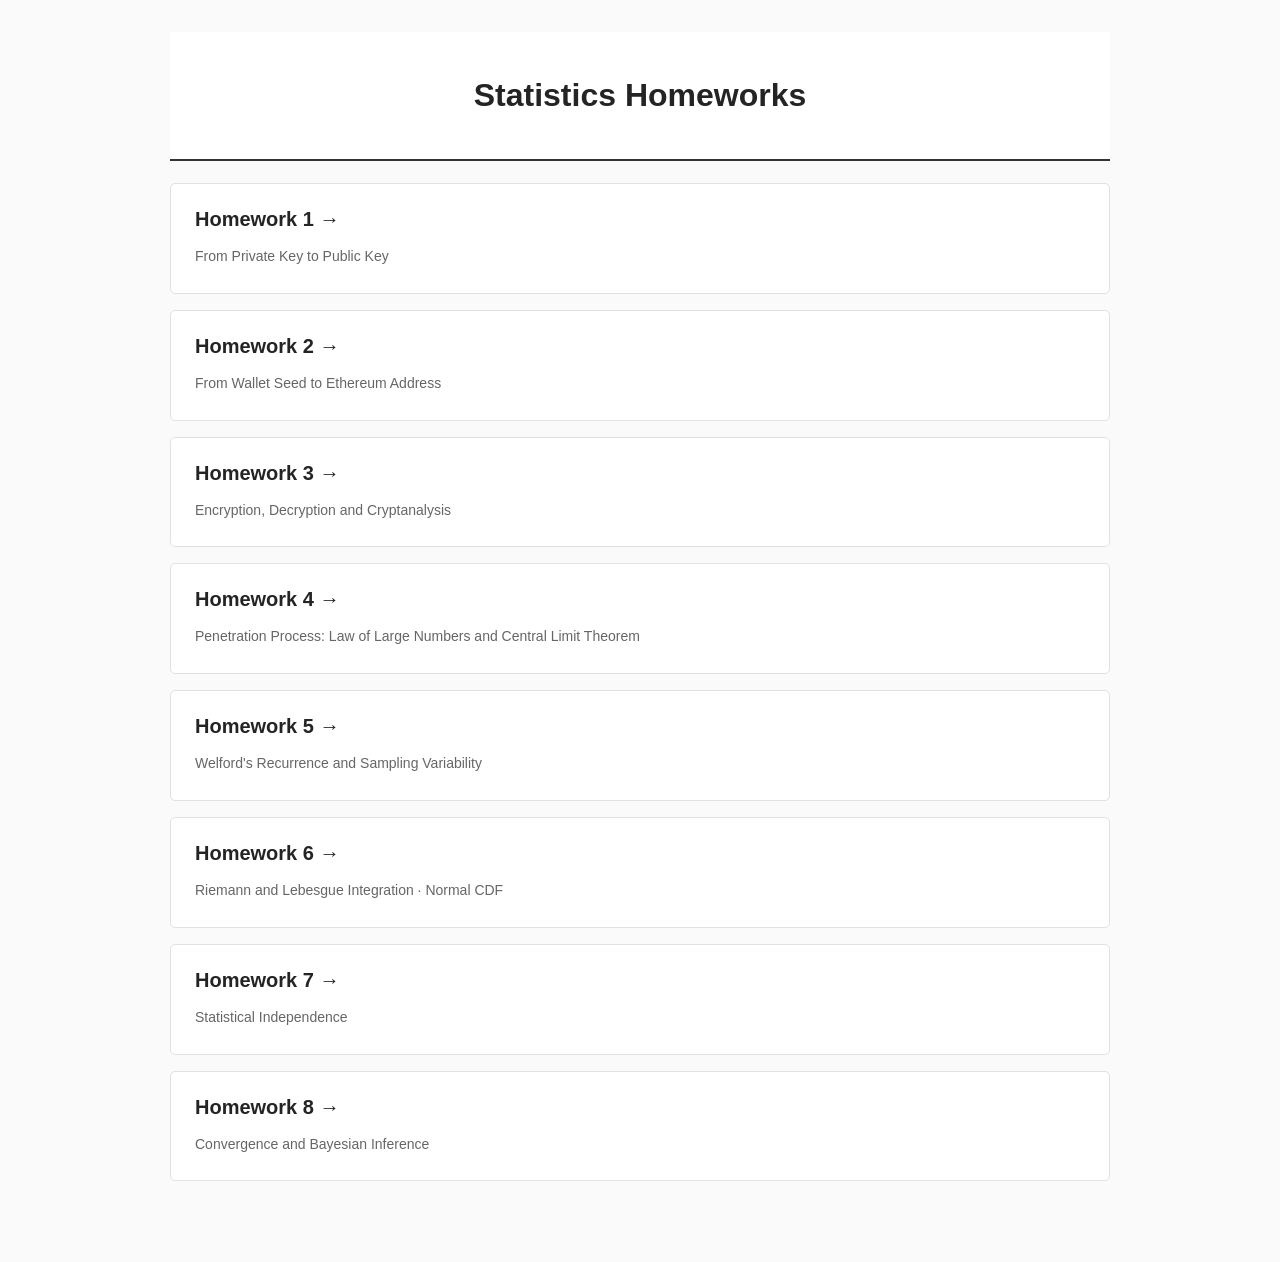
<file: index.html>
<!DOCTYPE html>
<html lang="en">
<head>
<meta charset="UTF-8">
<meta name="viewport" content="width=device-width, initial-scale=1.0">
<title>Statistics Homeworks</title>
<link rel="stylesheet" href="style.css">
</head>
<body>
<main class="wrap">
<header class="hero"><h1>Statistics Homeworks</h1></header>
<section class="card"><a href="Homework1/">Homework 1 →</a><p>From Private Key to Public Key</p></section>
<section class="card"><a href="Homework2/">Homework 2 →</a><p>From Wallet Seed to Ethereum Address</p></section>
<section class="card"><a href="Homework3/">Homework 3 →</a><p>Encryption, Decryption and Cryptanalysis</p></section>
<section class="card"><a href="Homework4/">Homework 4 →</a><p>Penetration Process: Law of Large Numbers and Central Limit Theorem</p></section>
<section class="card"><a href="Homework5/">Homework 5 →</a><p>Welford's Recurrence and Sampling Variability</p></section>
<section class="card"><a href="Homework6/">Homework 6 →</a><p>Riemann and Lebesgue Integration · Normal CDF</p></section>
<section class="card"><a href="Homework7/">Homework 7 →</a><p>Statistical Independence</p></section>
<section class="card"><a href="Homework8/">Homework 8 →</a><p>Convergence and Bayesian Inference</p></section>
</main>
</body>
</html>
</file>
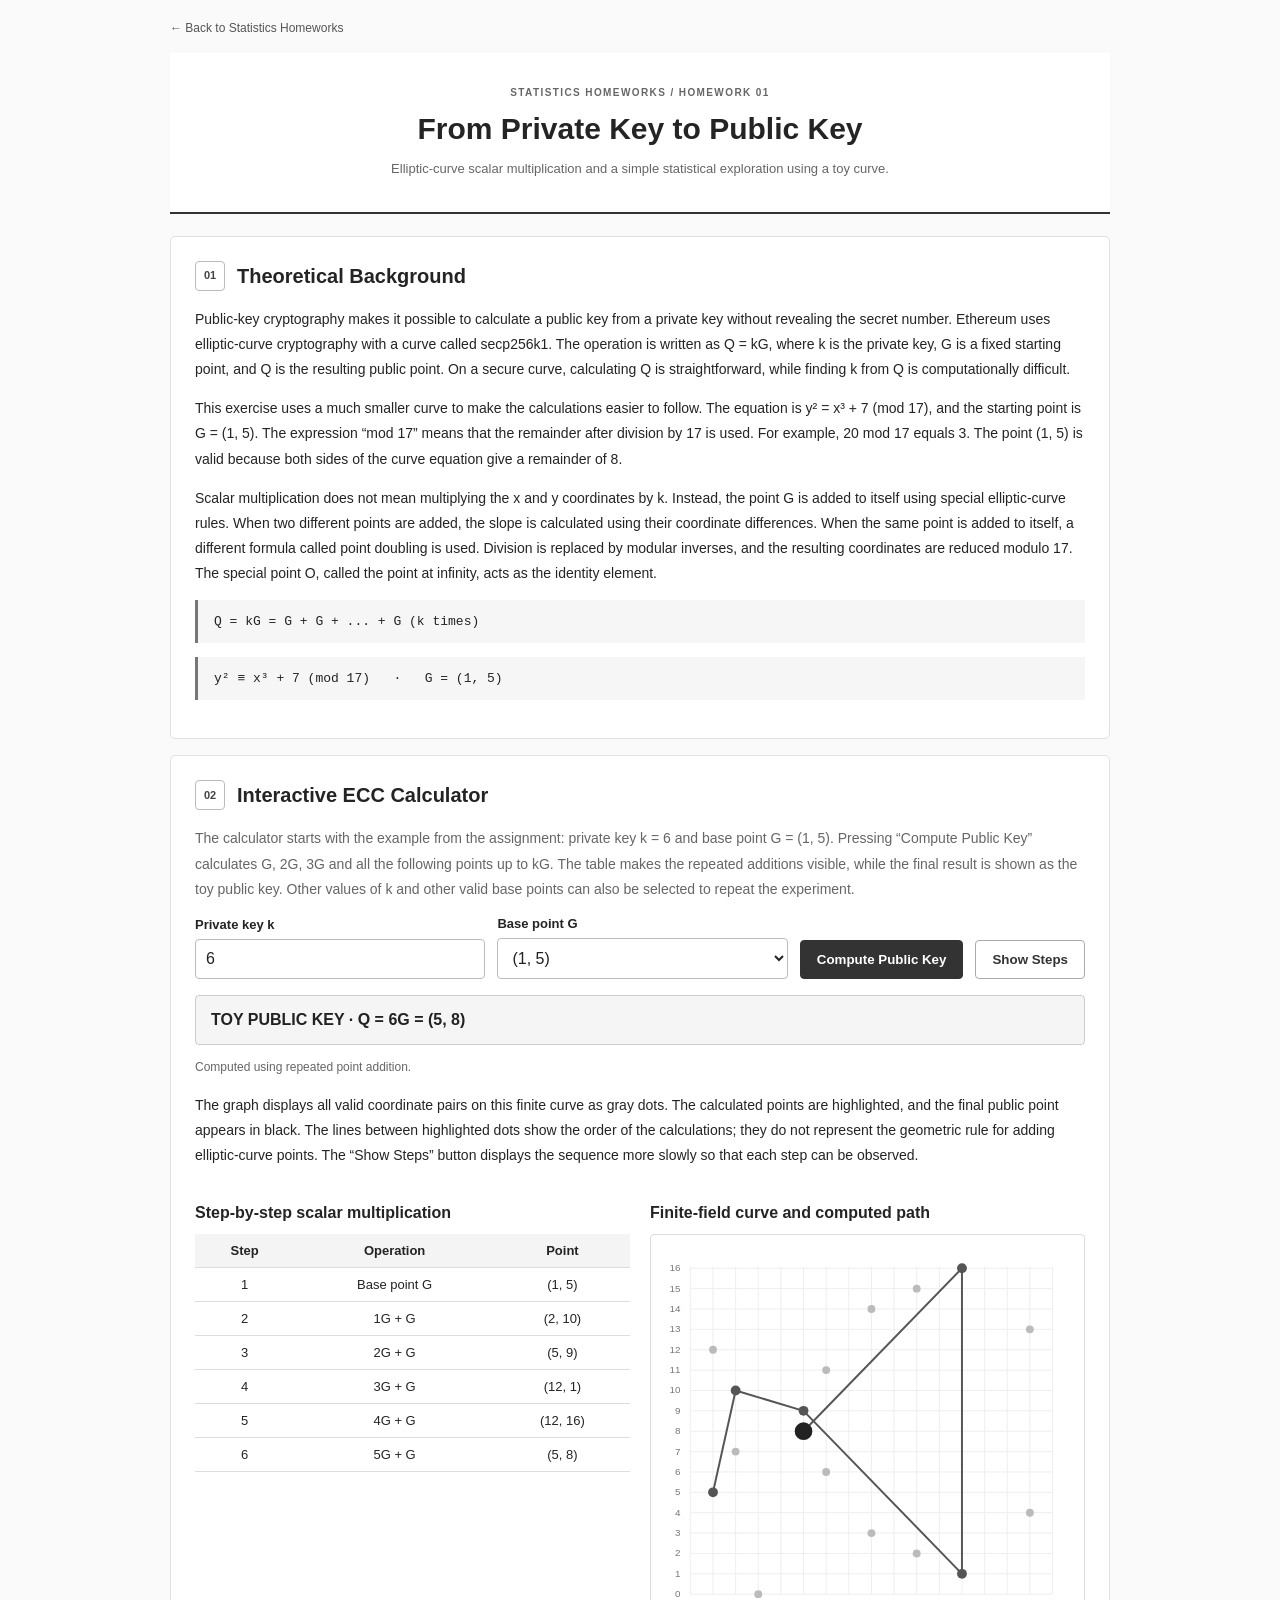
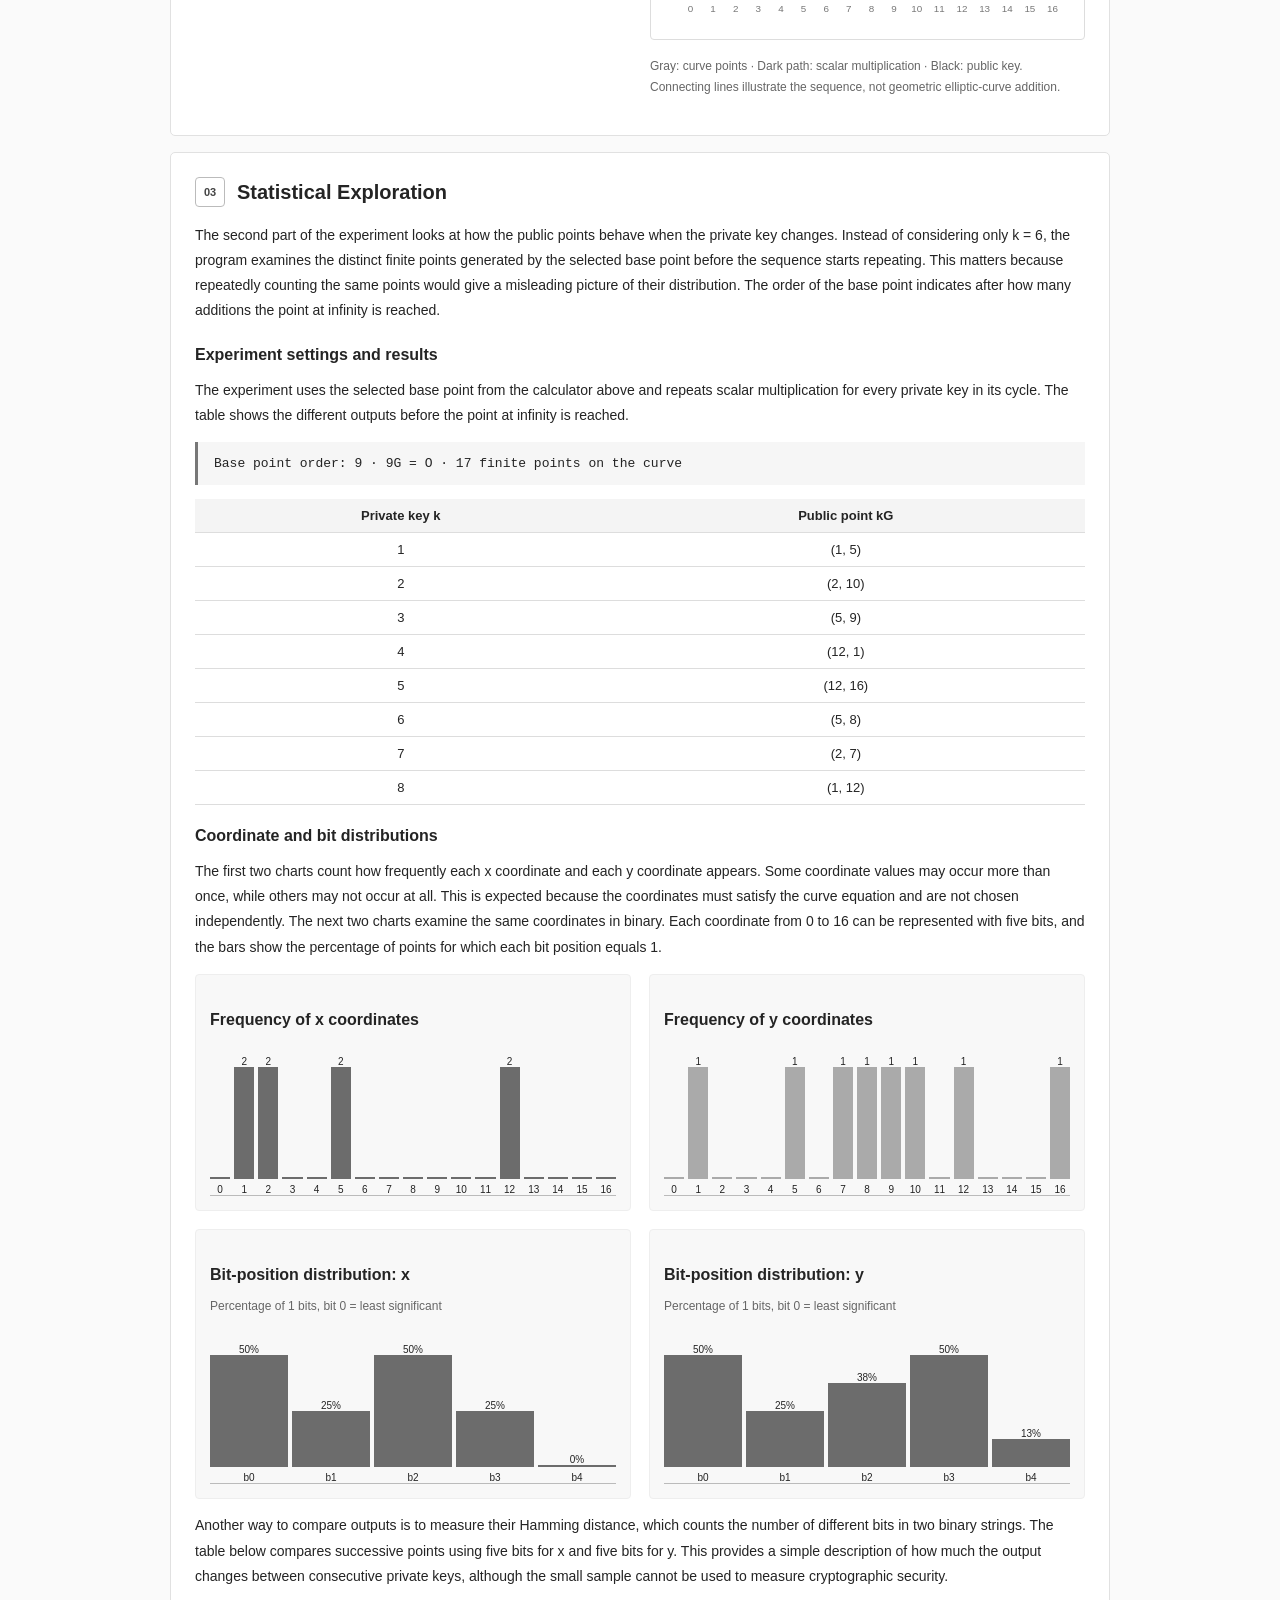
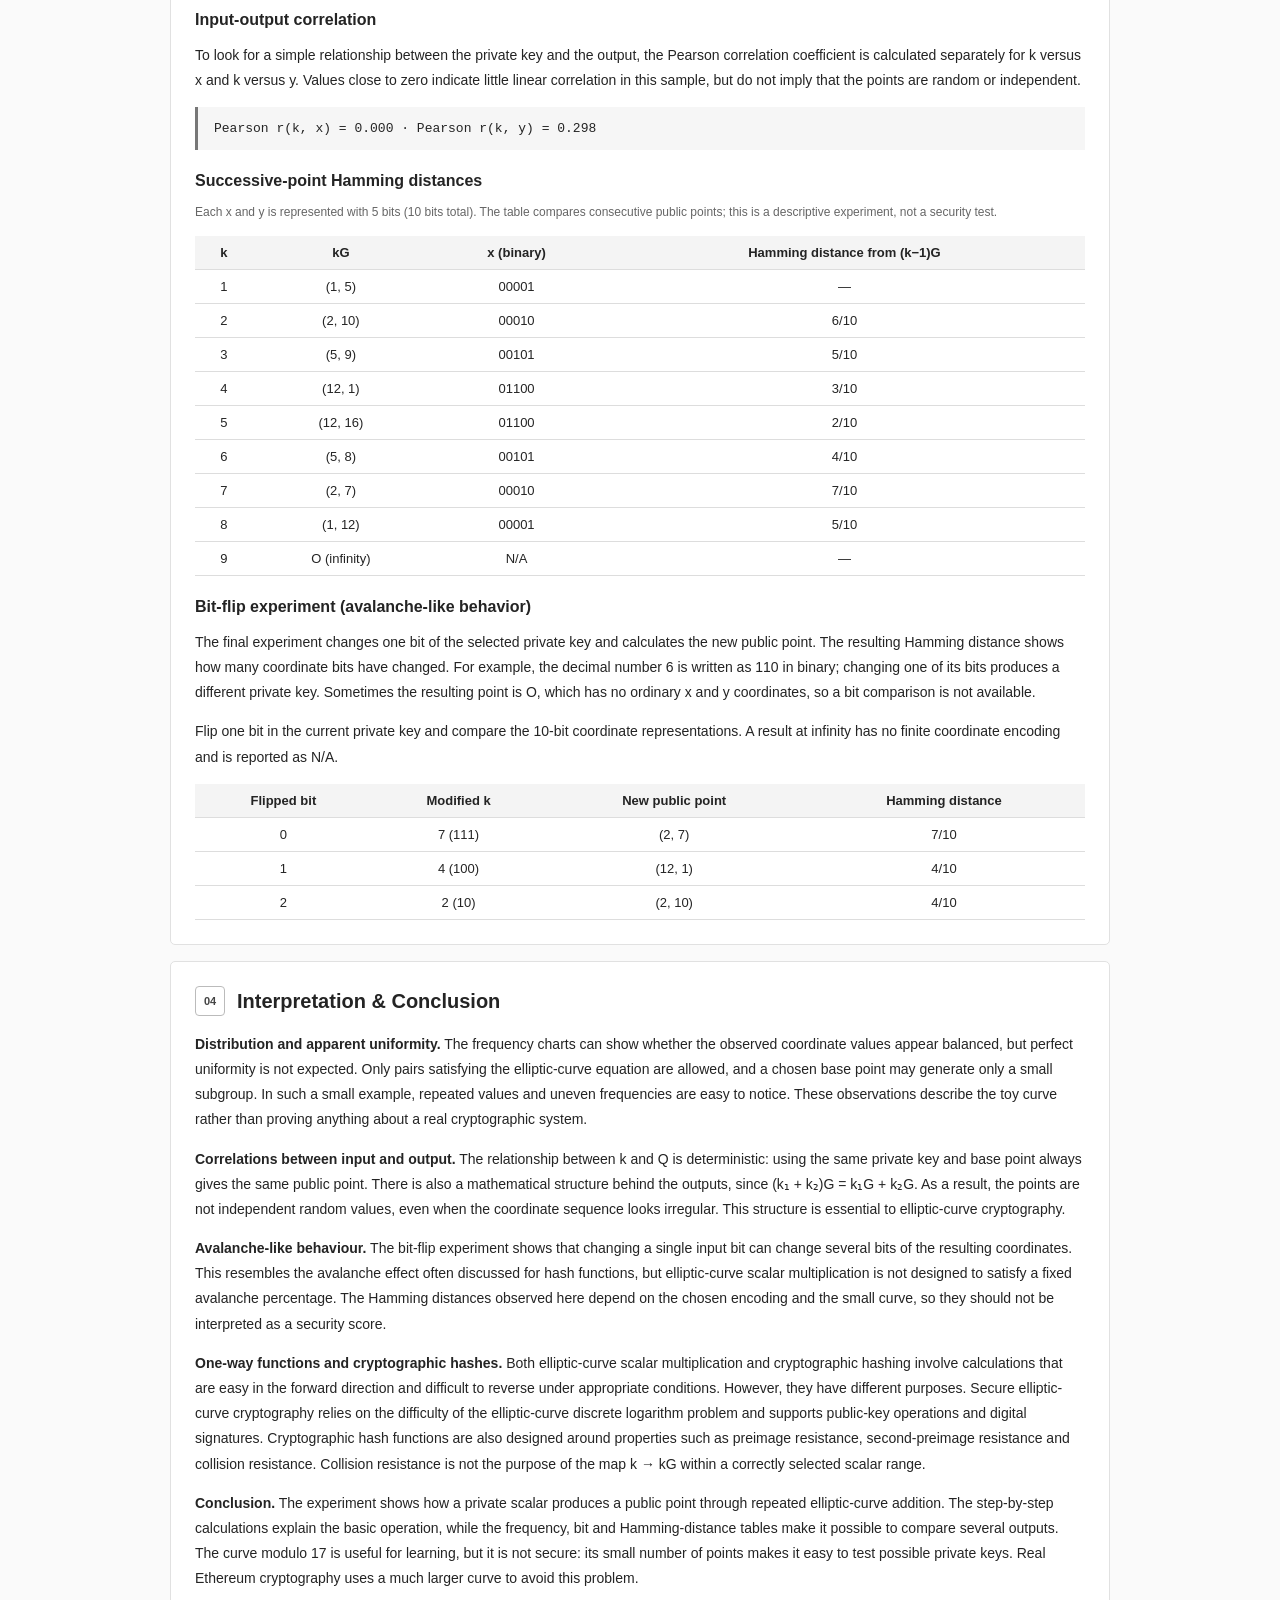
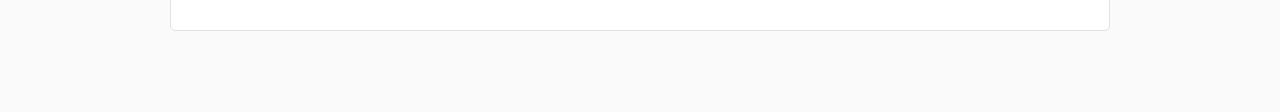
<file: Homework1/index.html>
<!DOCTYPE html>
<html lang="en"><head><meta charset="utf-8"/><meta content="width=device-width,initial-scale=1" name="viewport"/><title>Homework 1 | Private Key to Public Key</title><link rel="stylesheet" href="style.css"></head><body><main class="wrap"><a class="backlink" href="../index.html">← Back to Statistics Homeworks</a><header class="hero"><div class="tag">STATISTICS HOMEWORKS / HOMEWORK 01</div><h1>From Private Key to Public Key</h1><p>Elliptic-curve scalar multiplication and a simple statistical exploration using a toy curve.</p></header><section class="card"><h2><span class="section-number">01</span>Theoretical Background</h2><p>Public-key cryptography makes it possible to calculate a public key from a private key without revealing the secret number. Ethereum uses elliptic-curve cryptography with a curve called secp256k1. The operation is written as Q = kG, where k is the private key, G is a fixed starting point, and Q is the resulting public point. On a secure curve, calculating Q is straightforward, while finding k from Q is computationally difficult.</p><p>This exercise uses a much smaller curve to make the calculations easier to follow. The equation is y² = x³ + 7 (mod 17), and the starting point is G = (1, 5). The expression “mod 17” means that the remainder after division by 17 is used. For example, 20 mod 17 equals 3. The point (1, 5) is valid because both sides of the curve equation give a remainder of 8.</p><p>Scalar multiplication does not mean multiplying the x and y coordinates by k. Instead, the point G is added to itself using special elliptic-curve rules. When two different points are added, the slope is calculated using their coordinate differences. When the same point is added to itself, a different formula called point doubling is used. Division is replaced by modular inverses, and the resulting coordinates are reduced modulo 17. The special point O, called the point at infinity, acts as the identity element.</p><div class="formula">Q = kG = G + G + ... + G (k times)</div><div class="formula">y² ≡ x³ + 7 (mod 17)   ·   G = (1, 5)</div></section><section class="card"><h2><span class="section-number">02</span>Interactive ECC Calculator</h2><p class="muted">The calculator starts with the example from the assignment: private key k = 6 and base point G = (1, 5). Pressing “Compute Public Key” calculates G, 2G, 3G and all the following points up to kG. The table makes the repeated additions visible, while the final result is shown as the toy public key. Other values of k and other valid base points can also be selected to repeat the experiment.</p><div class="controls"><div class="field"><label for="key">Private key k</label><input id="key" max="1000" min="1" type="number" value="6"/></div><div class="field"><label for="base">Base point G</label><select id="base"></select></div><button id="compute">Compute Public Key</button><button class="secondary" id="animate">Show Steps</button></div><div aria-live="polite" class="result" id="result"></div><p class="muted small" id="status"></p><p>The graph displays all valid coordinate pairs on this finite curve as gray dots. The calculated points are highlighted, and the final public point appears in black. The lines between highlighted dots show the order of the calculations; they do not represent the geometric rule for adding elliptic-curve points. The “Show Steps” button displays the sequence more slowly so that each step can be observed.</p><div class="split"><div><h3>Step-by-step scalar multiplication</h3><div class="scroll" style="max-height:350px"><table><thead><tr><th>Step</th><th>Operation</th><th>Point</th></tr></thead><tbody id="steps"></tbody></table></div></div><div><h3>Finite-field curve and computed path</h3><svg aria-label="Curve points and scalar multiplication path" id="curve" role="img" viewbox="0 0 440 410"></svg><p class="muted small">Gray: curve points · Dark path: scalar multiplication · Black: public key. Connecting lines illustrate the sequence, not geometric elliptic-curve addition.</p></div></div></section><section class="card"><h2><span class="section-number">03</span>Statistical Exploration</h2><p>The second part of the experiment looks at how the public points behave when the private key changes. Instead of considering only k = 6, the program examines the distinct finite points generated by the selected base point before the sequence starts repeating. This matters because repeatedly counting the same points would give a misleading picture of their distribution. The order of the base point indicates after how many additions the point at infinity is reached.</p><h3>Experiment settings and results</h3><p>The experiment uses the selected base point from the calculator above and repeats scalar multiplication for every private key in its cycle. The table shows the different outputs before the point at infinity is reached.</p><div class="formula" id="order"></div><div class="scroll"><table><thead><tr><th>Private key k</th><th>Public point kG</th></tr></thead><tbody id="experimentresults"></tbody></table></div><h3>Coordinate and bit distributions</h3><p>The first two charts count how frequently each x coordinate and each y coordinate appears. Some coordinate values may occur more than once, while others may not occur at all. This is expected because the coordinates must satisfy the curve equation and are not chosen independently. The next two charts examine the same coordinates in binary. Each coordinate from 0 to 16 can be represented with five bits, and the bars show the percentage of points for which each bit position equals 1.</p><div class="stats"><div class="statbox"><h3>Frequency of x coordinates</h3><div class="bars" id="xchart"></div></div><div class="statbox"><h3>Frequency of y coordinates</h3><div class="bars" id="ychart"></div></div><div class="statbox"><h3>Bit-position distribution: x</h3><p class="small muted">Percentage of 1 bits, bit 0 = least significant</p><div class="bars" id="xbits"></div></div><div class="statbox"><h3>Bit-position distribution: y</h3><p class="small muted">Percentage of 1 bits, bit 0 = least significant</p><div class="bars" id="ybits"></div></div></div><p>Another way to compare outputs is to measure their Hamming distance, which counts the number of different bits in two binary strings. The table below compares successive points using five bits for x and five bits for y. This provides a simple description of how much the output changes between consecutive private keys, although the small sample cannot be used to measure cryptographic security.</p><h3>Input-output correlation</h3><p>To look for a simple relationship between the private key and the output, the Pearson correlation coefficient is calculated separately for k versus x and k versus y. Values close to zero indicate little linear correlation in this sample, but do not imply that the points are random or independent.</p><div class="formula" id="correlations"></div><h3>Successive-point Hamming distances</h3><p class="small muted">Each x and y is represented with 5 bits (10 bits total). The table compares consecutive public points; this is a descriptive experiment, not a security test.</p><div class="scroll"><table><thead><tr><th>k</th><th>kG</th><th>x (binary)</th><th>Hamming distance from (k−1)G</th></tr></thead><tbody id="allpoints"></tbody></table></div><h3>Bit-flip experiment (avalanche-like behavior)</h3><p>The final experiment changes one bit of the selected private key and calculates the new public point. The resulting Hamming distance shows how many coordinate bits have changed. For example, the decimal number 6 is written as 110 in binary; changing one of its bits produces a different private key. Sometimes the resulting point is O, which has no ordinary x and y coordinates, so a bit comparison is not available.</p><p>Flip one bit in the current private key and compare the 10-bit coordinate representations. A result at infinity has no finite coordinate encoding and is reported as N/A.</p><div class="scroll"><table><thead><tr><th>Flipped bit</th><th>Modified k</th><th>New public point</th><th>Hamming distance</th></tr></thead><tbody id="flips"></tbody></table></div></section><section class="card"><h2><span class="section-number">04</span>Interpretation &amp; Conclusion</h2><p><b>Distribution and apparent uniformity.</b> The frequency charts can show whether the observed coordinate values appear balanced, but perfect uniformity is not expected. Only pairs satisfying the elliptic-curve equation are allowed, and a chosen base point may generate only a small subgroup. In such a small example, repeated values and uneven frequencies are easy to notice. These observations describe the toy curve rather than proving anything about a real cryptographic system.</p><p><b>Correlations between input and output.</b> The relationship between k and Q is deterministic: using the same private key and base point always gives the same public point. There is also a mathematical structure behind the outputs, since (k₁ + k₂)G = k₁G + k₂G. As a result, the points are not independent random values, even when the coordinate sequence looks irregular. This structure is essential to elliptic-curve cryptography.</p><p><b>Avalanche-like behaviour.</b> The bit-flip experiment shows that changing a single input bit can change several bits of the resulting coordinates. This resembles the avalanche effect often discussed for hash functions, but elliptic-curve scalar multiplication is not designed to satisfy a fixed avalanche percentage. The Hamming distances observed here depend on the chosen encoding and the small curve, so they should not be interpreted as a security score.</p><p><b>One-way functions and cryptographic hashes.</b> Both elliptic-curve scalar multiplication and cryptographic hashing involve calculations that are easy in the forward direction and difficult to reverse under appropriate conditions. However, they have different purposes. Secure elliptic-curve cryptography relies on the difficulty of the elliptic-curve discrete logarithm problem and supports public-key operations and digital signatures. Cryptographic hash functions are also designed around properties such as preimage resistance, second-preimage resistance and collision resistance. Collision resistance is not the purpose of the map k → kG within a correctly selected scalar range.</p><p><b>Conclusion.</b> The experiment shows how a private scalar produces a public point through repeated elliptic-curve addition. The step-by-step calculations explain the basic operation, while the frequency, bit and Hamming-distance tables make it possible to compare several outputs. The curve modulo 17 is useful for learning, but it is not secure: its small number of points makes it easy to test possible private keys. Real Ethereum cryptography uses a much larger curve to avoid this problem.</p></section></main><script src="script.js"></script></body></html>
</file>
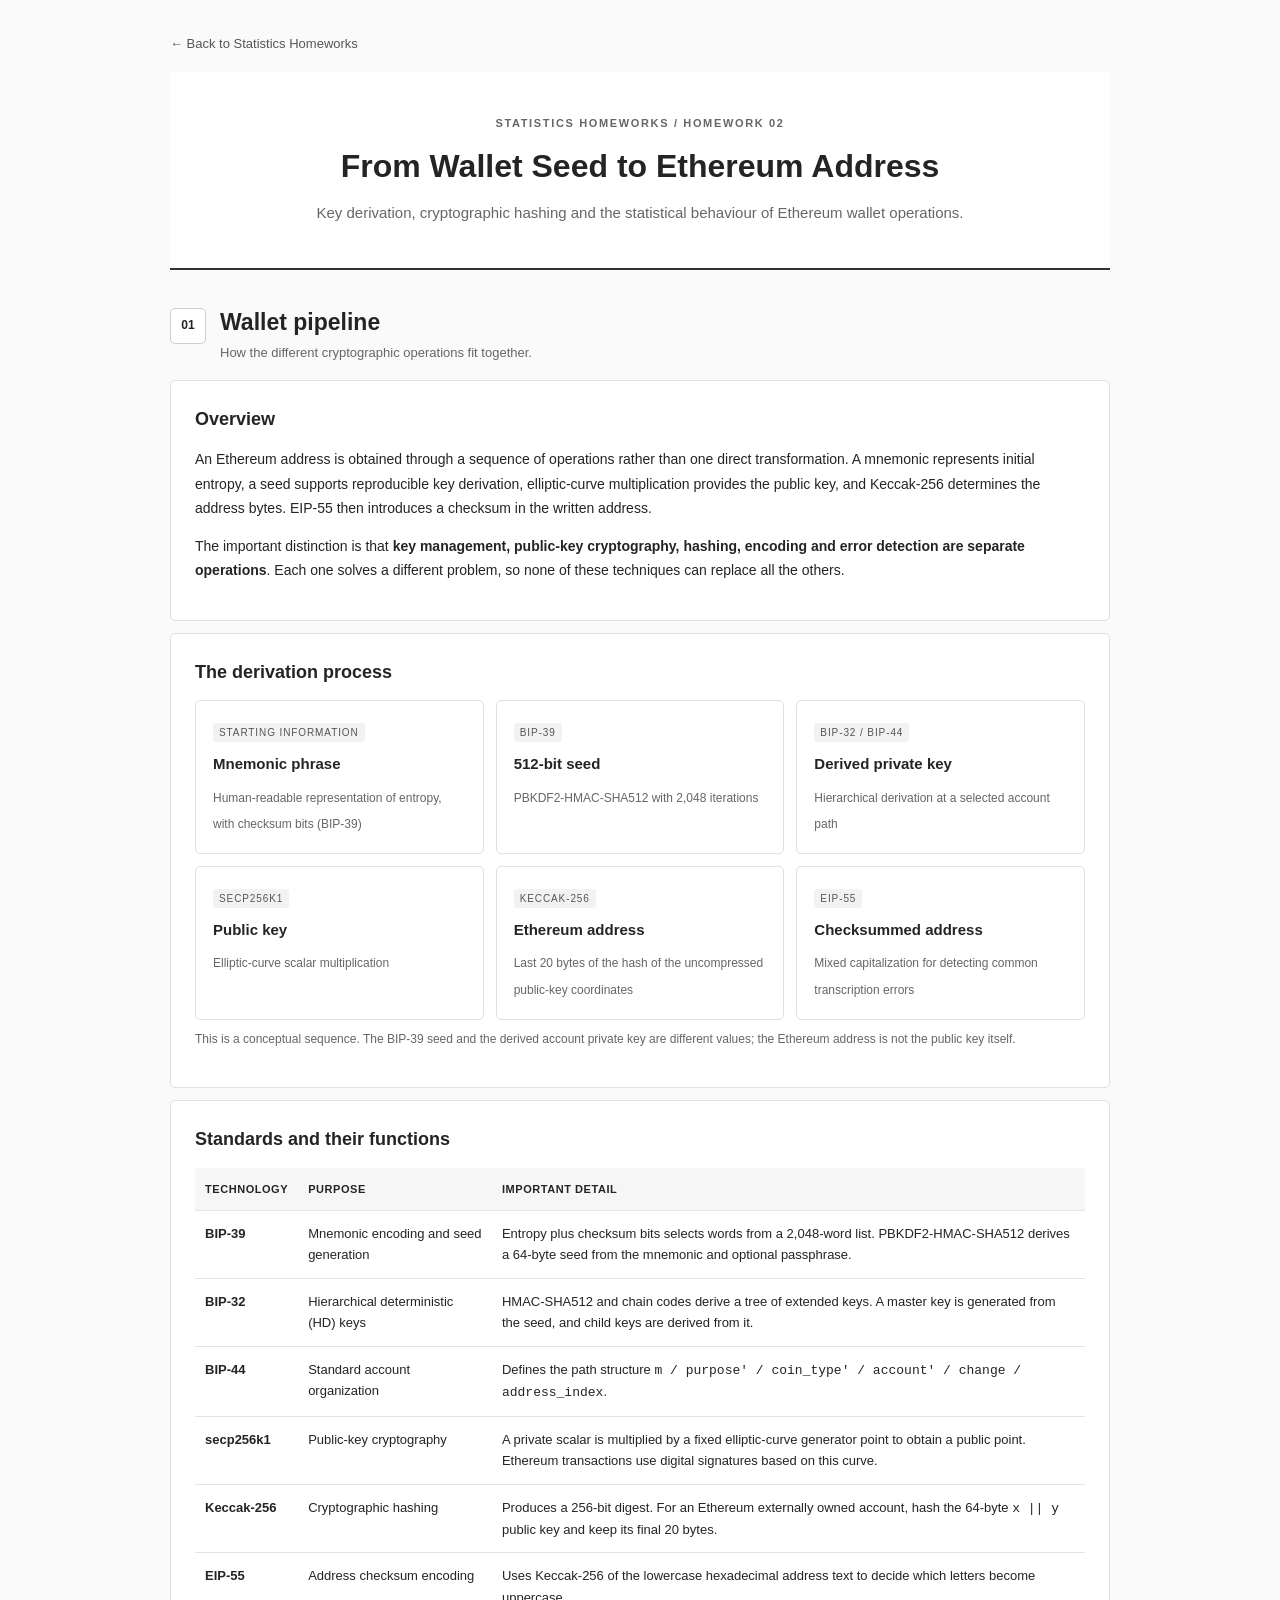
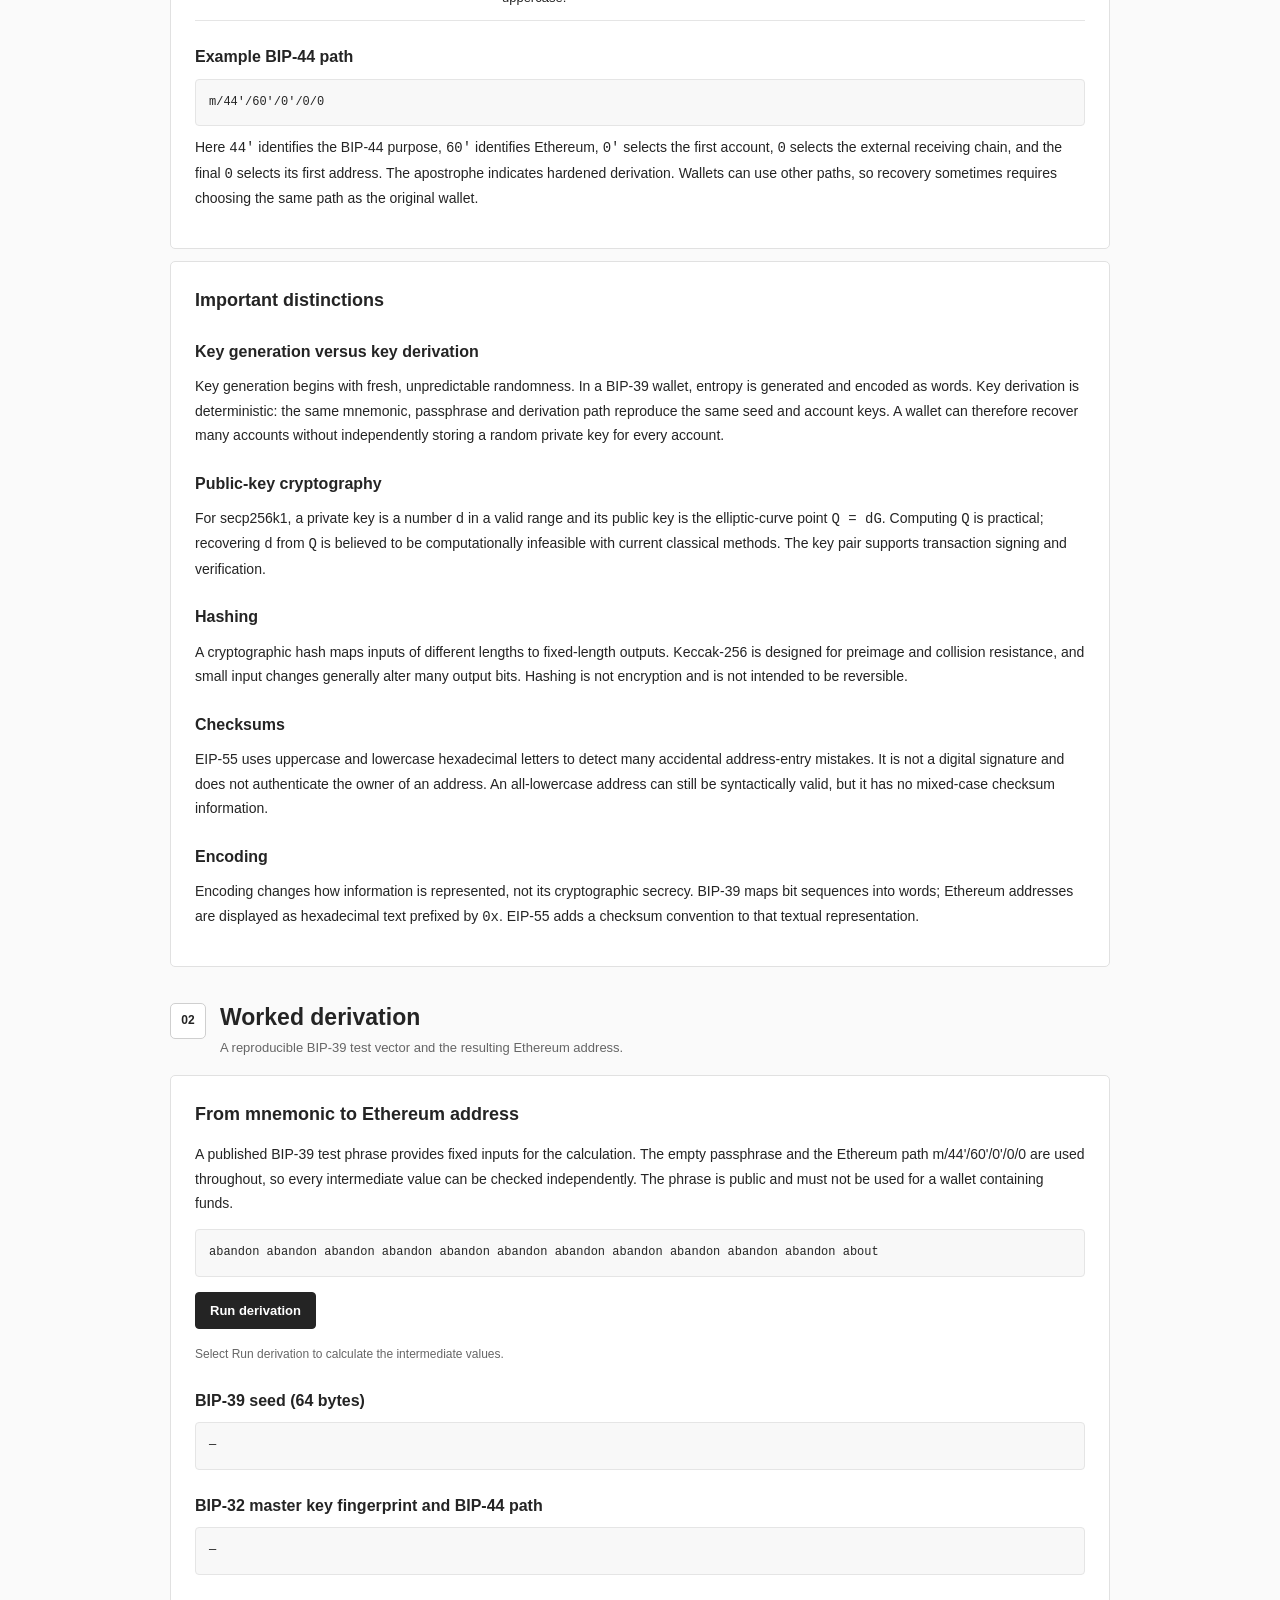
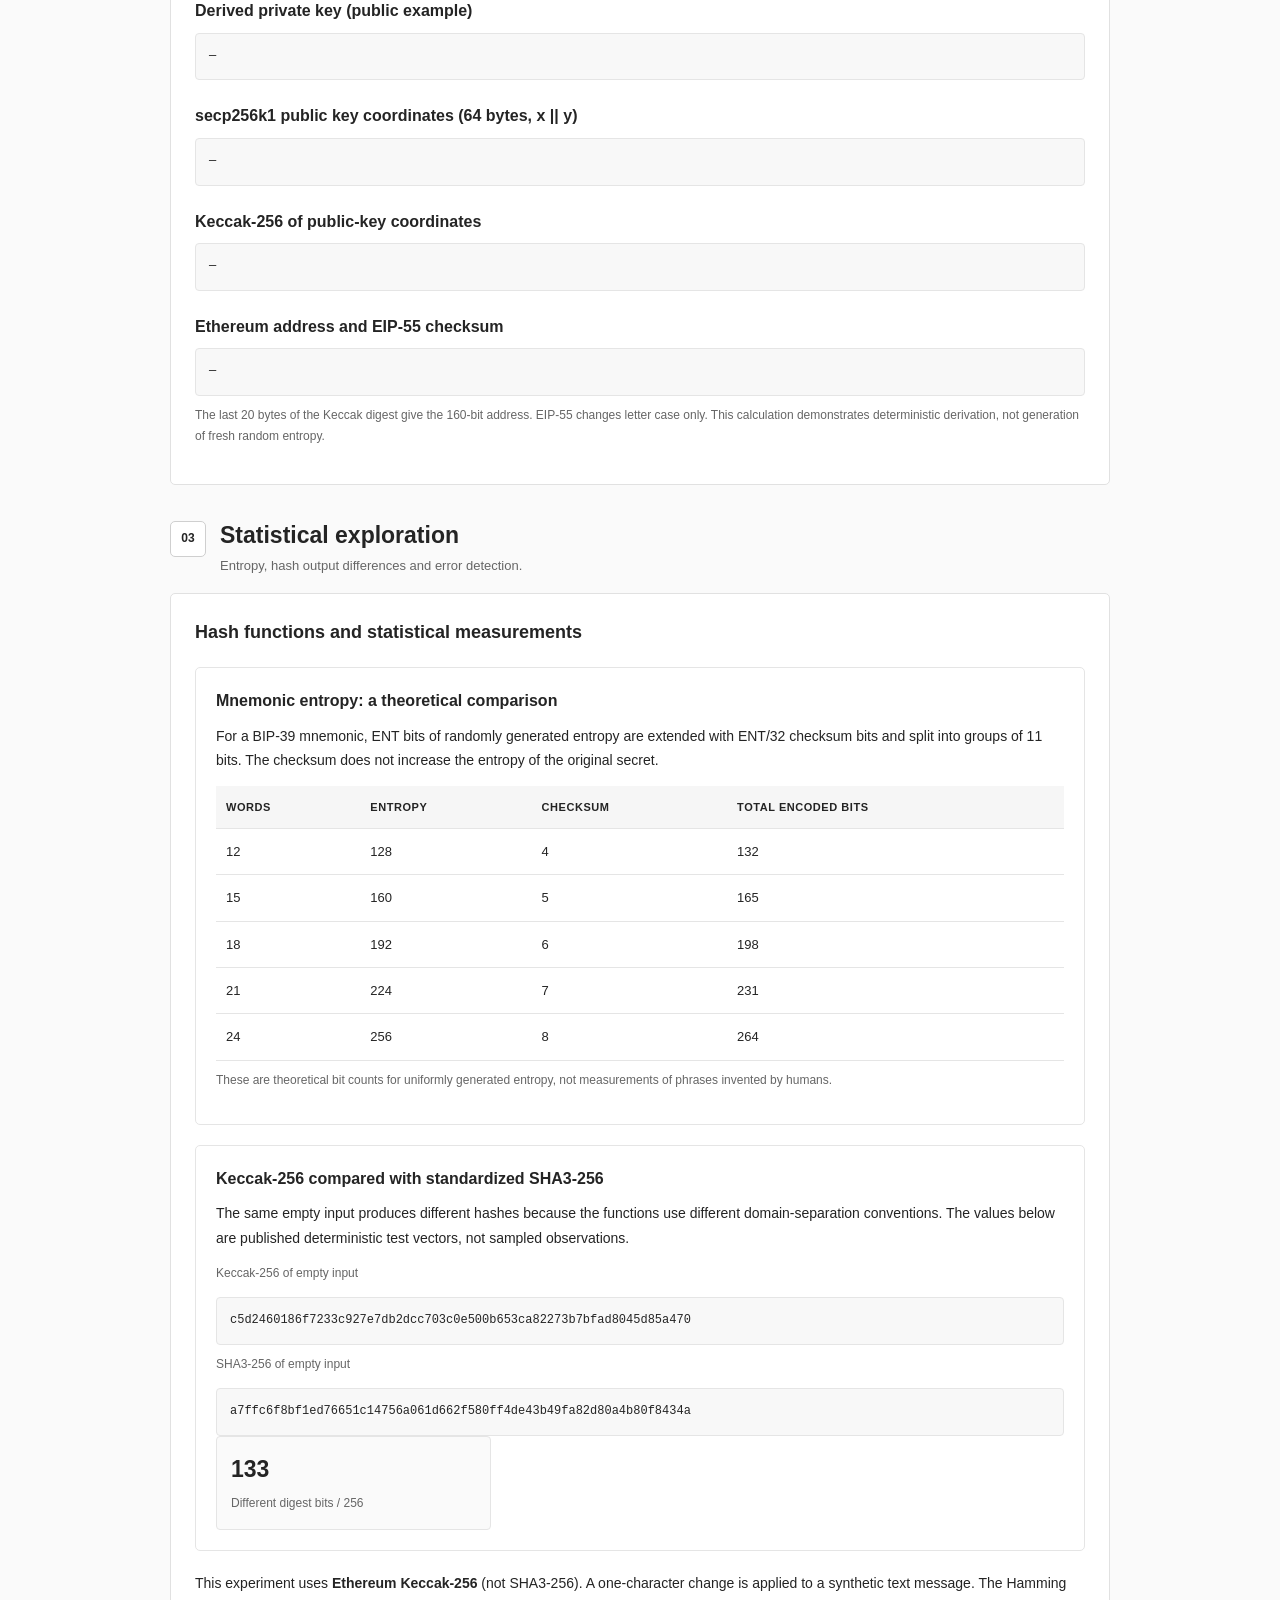
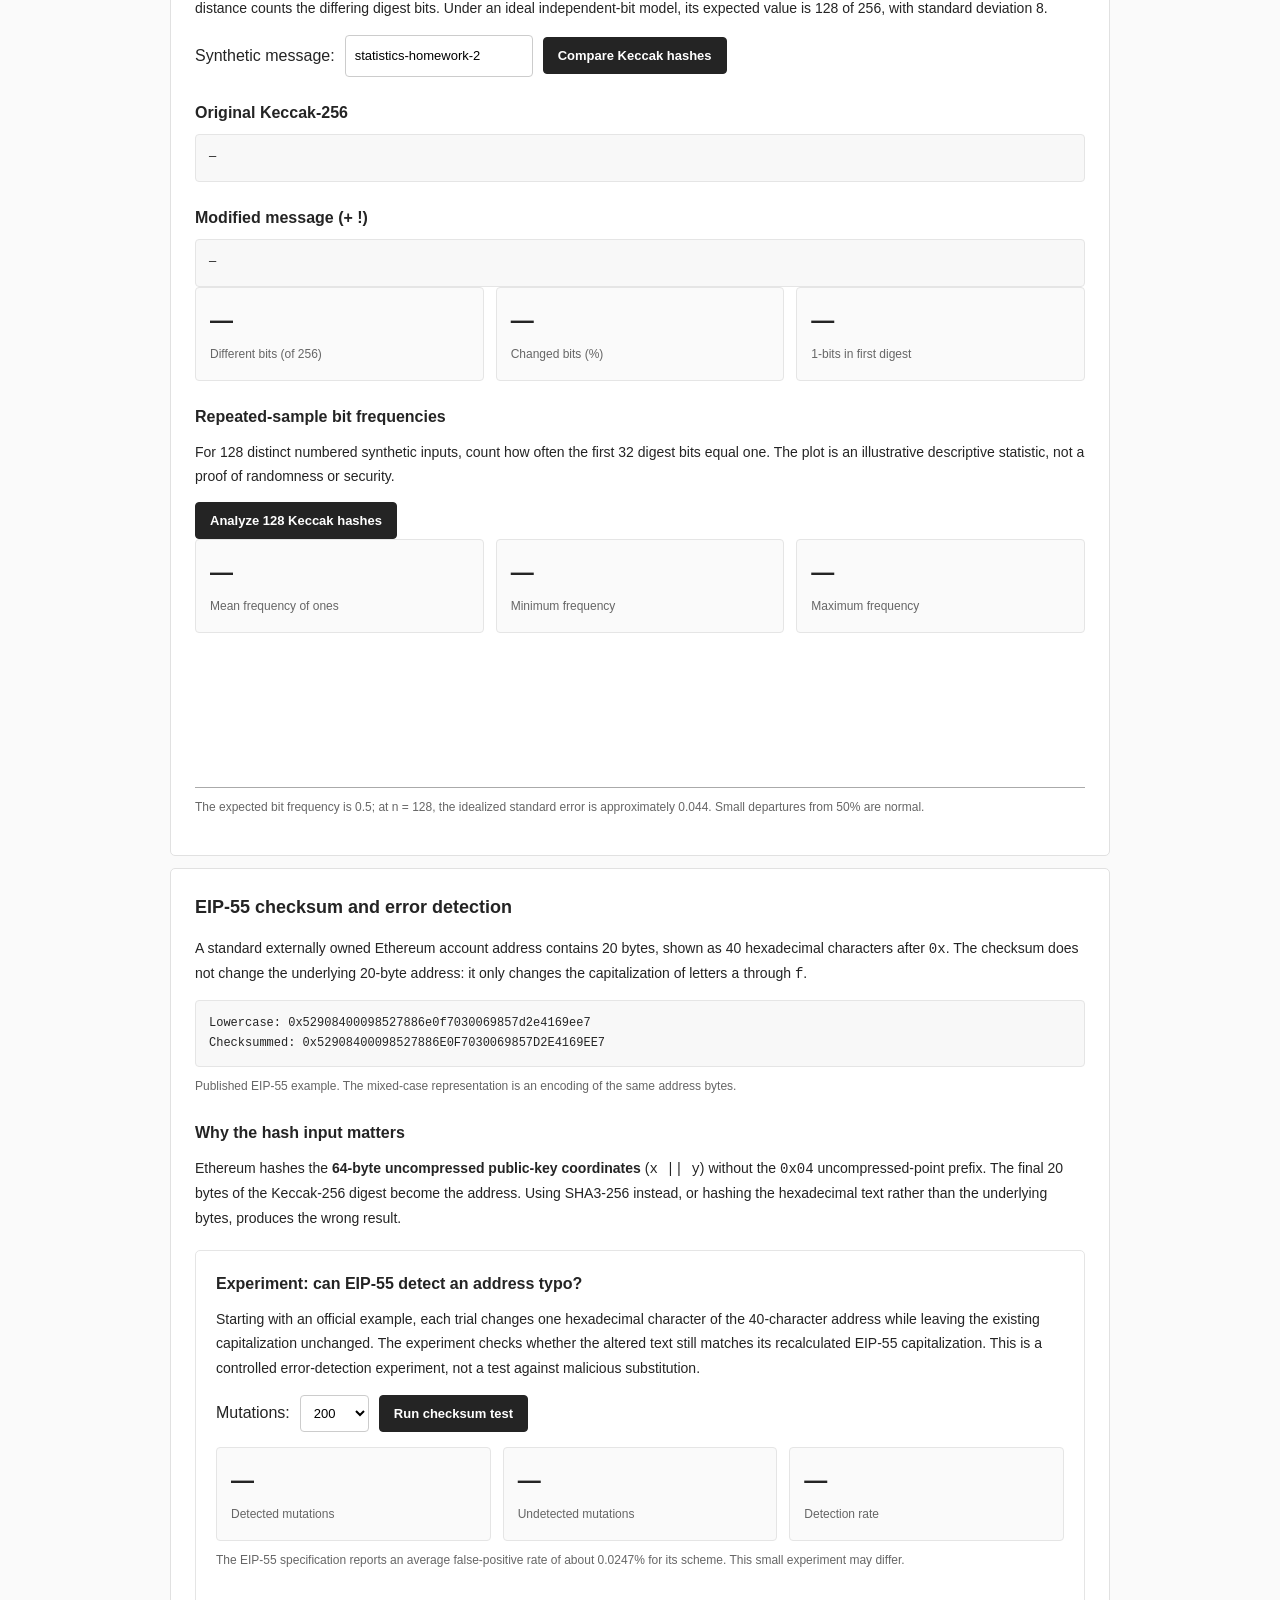
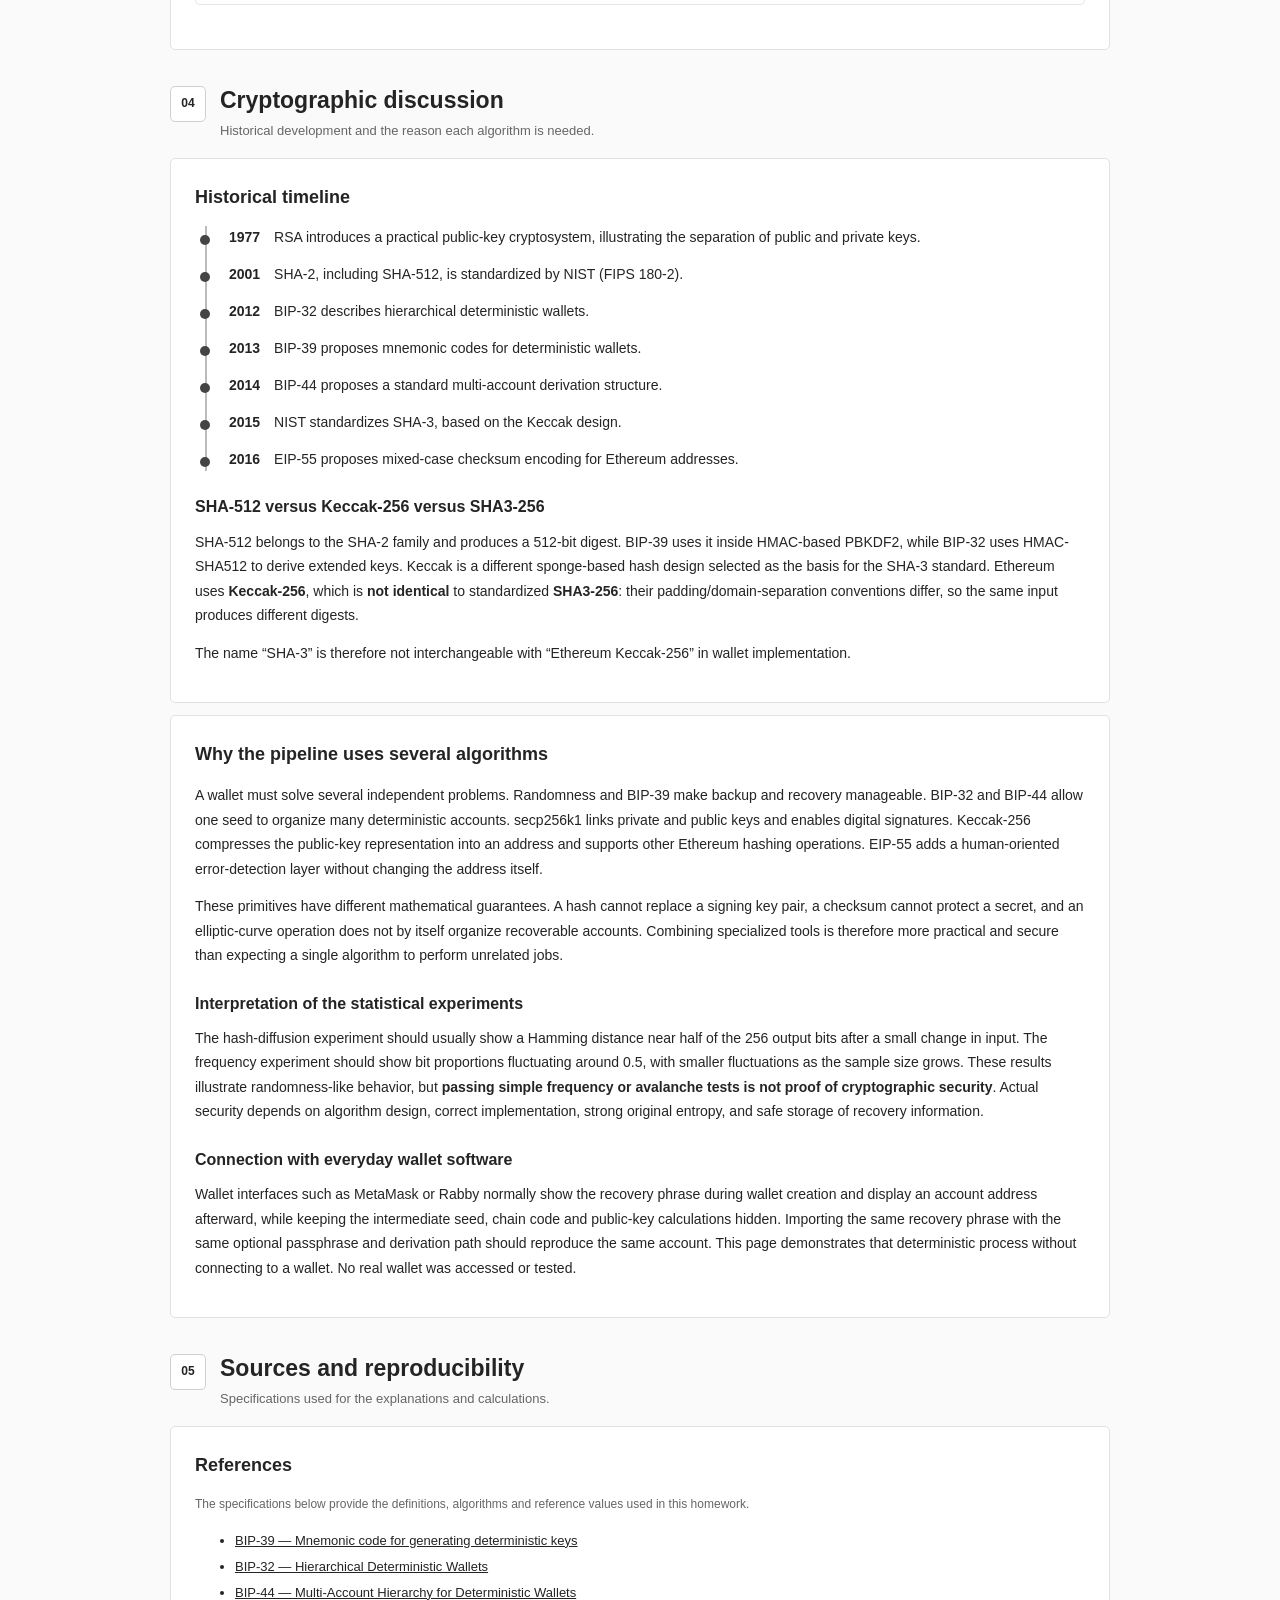
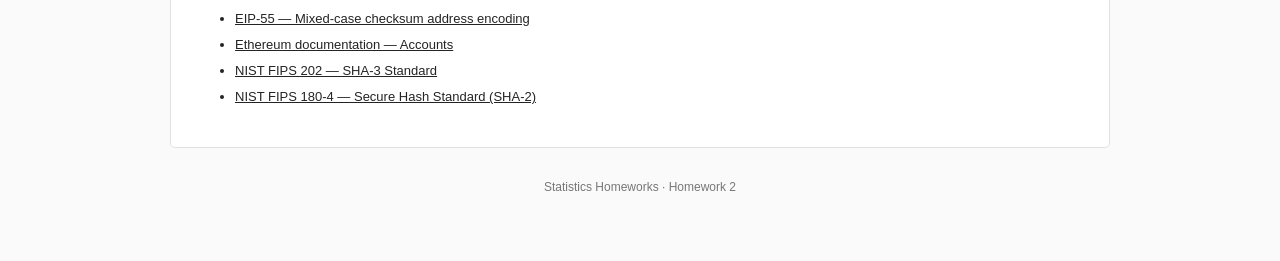
<file: Homework2/index.html>
<!DOCTYPE html>

<html lang="en">
<head>
<meta charset="utf-8"/><meta content="width=device-width, initial-scale=1" name="viewport"/>
<title>Homework 2 | Statistics Homeworks</title>
<link rel="stylesheet" href="style.css">
</head>
<body><main class="wrap">













<a class="back" href="../index.html">← Back to Statistics Homeworks</a><header class="hero"><div class="eyebrow">STATISTICS HOMEWORKS / HOMEWORK 02</div><h1>From Wallet Seed to Ethereum Address</h1><p>Key derivation, cryptographic hashing and the statistical behaviour of Ethereum wallet operations.</p></header><div class="chapter"><span class="chapter-number">01</span><div><h2>Wallet pipeline</h2><p>How the different cryptographic operations fit together.</p></div></div><section class="card"><h2>Overview</h2><p>An Ethereum address is obtained through a sequence of operations rather than one direct transformation. A mnemonic represents initial entropy, a seed supports reproducible key derivation, elliptic-curve multiplication provides the public key, and Keccak-256 determines the address bytes. EIP-55 then introduces a checksum in the written address.</p><p>The important distinction is that <b>key management, public-key cryptography, hashing, encoding and error detection are separate operations</b>. Each one solves a different problem, so none of these techniques can replace all the others.</p></section><section class="card" id="pipeline"><h2>The derivation process</h2><div class="steps"><div class="step"><span class="tag">Starting information</span><strong>Mnemonic phrase</strong><span>Human-readable representation of entropy, with checksum bits (BIP-39)</span></div><div class="step"><span class="tag">BIP-39</span><strong>512-bit seed</strong><span>PBKDF2-HMAC-SHA512 with 2,048 iterations</span></div><div class="step"><span class="tag">BIP-32 / BIP-44</span><strong>Derived private key</strong><span>Hierarchical derivation at a selected account path</span></div><div class="step"><span class="tag">secp256k1</span><strong>Public key</strong><span>Elliptic-curve scalar multiplication</span></div><div class="step"><span class="tag">Keccak-256</span><strong>Ethereum address</strong><span>Last 20 bytes of the hash of the uncompressed public-key coordinates</span></div><div class="step"><span class="tag">EIP-55</span><strong>Checksummed address</strong><span>Mixed capitalization for detecting common transcription errors</span></div></div><p class="small">This is a conceptual sequence. The BIP-39 seed and the derived account private key are different values; the Ethereum address is not the public key itself.</p></section><section class="card"><h2>Standards and their functions</h2><div class="tablewrap"><table><thead><tr><th>Technology</th><th>Purpose</th><th>Important detail</th></tr></thead><tbody>
<tr><td><b>BIP-39</b></td><td>Mnemonic encoding and seed generation</td><td>Entropy plus checksum bits selects words from a 2,048-word list. PBKDF2-HMAC-SHA512 derives a 64-byte seed from the mnemonic and optional passphrase.</td></tr>
<tr><td><b>BIP-32</b></td><td>Hierarchical deterministic (HD) keys</td><td>HMAC-SHA512 and chain codes derive a tree of extended keys. A master key is generated from the seed, and child keys are derived from it.</td></tr>
<tr><td><b>BIP-44</b></td><td>Standard account organization</td><td>Defines the path structure <code>m / purpose' / coin_type' / account' / change / address_index</code>.</td></tr>
<tr><td><b>secp256k1</b></td><td>Public-key cryptography</td><td>A private scalar is multiplied by a fixed elliptic-curve generator point to obtain a public point. Ethereum transactions use digital signatures based on this curve.</td></tr>
<tr><td><b>Keccak-256</b></td><td>Cryptographic hashing</td><td>Produces a 256-bit digest. For an Ethereum externally owned account, hash the 64-byte <code>x || y</code> public key and keep its final 20 bytes.</td></tr>
<tr><td><b>EIP-55</b></td><td>Address checksum encoding</td><td>Uses Keccak-256 of the lowercase hexadecimal address text to decide which letters become uppercase.</td></tr>
</tbody></table></div><h3>Example BIP-44 path</h3><div class="output">m/44'/60'/0'/0/0</div><p>Here <code>44'</code> identifies the BIP-44 purpose, <code>60'</code> identifies Ethereum, <code>0'</code> selects the first account, <code>0</code> selects the external receiving chain, and the final <code>0</code> selects its first address. The apostrophe indicates hardened derivation. Wallets can use other paths, so recovery sometimes requires choosing the same path as the original wallet.</p></section><section class="card"><h2>Important distinctions</h2><h3>Key generation versus key derivation</h3><p>Key generation begins with fresh, unpredictable randomness. In a BIP-39 wallet, entropy is generated and encoded as words. Key derivation is deterministic: the same mnemonic, passphrase and derivation path reproduce the same seed and account keys. A wallet can therefore recover many accounts without independently storing a random private key for every account.</p><h3>Public-key cryptography</h3><p>For secp256k1, a private key is a number <code>d</code> in a valid range and its public key is the elliptic-curve point <code>Q = dG</code>. Computing <code>Q</code> is practical; recovering <code>d</code> from <code>Q</code> is believed to be computationally infeasible with current classical methods. The key pair supports transaction signing and verification.</p><h3>Hashing</h3><p>A cryptographic hash maps inputs of different lengths to fixed-length outputs. Keccak-256 is designed for preimage and collision resistance, and small input changes generally alter many output bits. Hashing is not encryption and is not intended to be reversible.</p><h3>Checksums</h3><p>EIP-55 uses uppercase and lowercase hexadecimal letters to detect many accidental address-entry mistakes. It is not a digital signature and does not authenticate the owner of an address. An all-lowercase address can still be syntactically valid, but it has no mixed-case checksum information.</p><h3>Encoding</h3><p>Encoding changes how information is represented, not its cryptographic secrecy. BIP-39 maps bit sequences into words; Ethereum addresses are displayed as hexadecimal text prefixed by <code>0x</code>. EIP-55 adds a checksum convention to that textual representation.</p></section><div class="chapter"><span class="chapter-number">02</span><div><h2>Worked derivation</h2><p>A reproducible BIP-39 test vector and the resulting Ethereum address.</p></div></div><section class="card" id="example"><h2>From mnemonic to Ethereum address</h2><p>A published BIP-39 test phrase provides fixed inputs for the calculation. The empty passphrase and the Ethereum path m/44'/60'/0'/0/0 are used throughout, so every intermediate value can be checked independently. The phrase is public and must not be used for a wallet containing funds.</p><div class="output">abandon abandon abandon abandon abandon abandon abandon abandon abandon abandon abandon about</div><div class="controls"><button id="deriveBtn">Run derivation</button></div><p class="small" id="deriveStatus">Select Run derivation to calculate the intermediate values.</p><h3>BIP-39 seed (64 bytes)</h3><div class="output" id="demoSeed">—</div><h3>BIP-32 master key fingerprint and BIP-44 path</h3><div class="output" id="demoMaster">—</div><h3>Derived private key (public example)</h3><div class="output" id="demoPrivate">—</div><h3>secp256k1 public key coordinates (64 bytes, x || y)</h3><div class="output" id="demoPublic">—</div><h3>Keccak-256 of public-key coordinates</h3><div class="output" id="demoHash">—</div><h3>Ethereum address and EIP-55 checksum</h3><div class="output" id="demoAddress">—</div><p class="small">The last 20 bytes of the Keccak digest give the 160-bit address. EIP-55 changes letter case only. This calculation demonstrates deterministic derivation, not generation of fresh random entropy.</p></section><div class="chapter"><span class="chapter-number">03</span><div><h2>Statistical exploration</h2><p>Entropy, hash output differences and error detection.</p></div></div><section class="card" id="statistics"><h2>Hash functions and statistical measurements</h2><div class="subpanel"><h3>Mnemonic entropy: a theoretical comparison</h3><p>For a BIP-39 mnemonic, ENT bits of randomly generated entropy are extended with ENT/32 checksum bits and split into groups of 11 bits. The checksum does not increase the entropy of the original secret.</p><div class="tablewrap"><table><thead><tr><th>Words</th><th>Entropy</th><th>Checksum</th><th>Total encoded bits</th></tr></thead><tbody><tr><td>12</td><td>128</td><td>4</td><td>132</td></tr><tr><td>15</td><td>160</td><td>5</td><td>165</td></tr><tr><td>18</td><td>192</td><td>6</td><td>198</td></tr><tr><td>21</td><td>224</td><td>7</td><td>231</td></tr><tr><td>24</td><td>256</td><td>8</td><td>264</td></tr></tbody></table></div><p class="small">These are theoretical bit counts for uniformly generated entropy, not measurements of phrases invented by humans.</p></div><div class="subpanel"><h3>Keccak-256 compared with standardized SHA3-256</h3><p>The same empty input produces different hashes because the functions use different domain-separation conventions. The values below are published deterministic test vectors, not sampled observations.</p><p class="small">Keccak-256 of empty input</p><div class="output">c5d2460186f7233c927e7db2dcc703c0e500b653ca82273b7bfad8045d85a470</div><p class="small">SHA3-256 of empty input</p><div class="output">a7ffc6f8bf1ed76651c14756a061d662f580ff4de43b49fa82d80a4b80f8434a</div><div class="stats"><div class="stat"><b id="emptydiff">—</b><span>Different digest bits / 256</span></div></div></div><p>This experiment uses <b>Ethereum Keccak-256</b> (not SHA3-256). A one-character change is applied to a synthetic text message. The Hamming distance counts the differing digest bits. Under an ideal independent-bit model, its expected value is 128 of 256, with standard deviation 8.</p><div class="controls"><label for="kmsg">Synthetic message:</label><input id="kmsg" maxlength="100" value="statistics-homework-2"/><button id="krun">Compare Keccak hashes</button></div><h3>Original Keccak-256</h3><div class="output" id="kh1">—</div><h3>Modified message (+ !)</h3><div class="output" id="kh2">—</div><div class="stats"><div class="stat"><b id="kdist">—</b><span>Different bits (of 256)</span></div><div class="stat"><b id="kpct">—</b><span>Changed bits (%)</span></div><div class="stat"><b id="kones">—</b><span>1-bits in first digest</span></div></div><h3>Repeated-sample bit frequencies</h3><p>For 128 distinct numbered synthetic inputs, count how often the first 32 digest bits equal one. The plot is an illustrative descriptive statistic, not a proof of randomness or security.</p><button id="kfreqBtn">Analyze 128 Keccak hashes</button><div class="stats"><div class="stat"><b id="kmean">—</b><span>Mean frequency of ones</span></div><div class="stat"><b id="kmin">—</b><span>Minimum frequency</span></div><div class="stat"><b id="kmax">—</b><span>Maximum frequency</span></div></div><div aria-label="First 32 Keccak bit frequencies" class="bars" id="kbars" role="img"></div><p class="small">The expected bit frequency is 0.5; at n = 128, the idealized standard error is approximately 0.044. Small departures from 50% are normal.</p></section><section class="card"><h2>EIP-55 checksum and error detection</h2><p>A standard externally owned Ethereum account address contains 20 bytes, shown as 40 hexadecimal characters after <code>0x</code>. The checksum does not change the underlying 20-byte address: it only changes the capitalization of letters <code>a</code> through <code>f</code>.</p><div class="output">Lowercase: 0x52908400098527886e0f7030069857d2e4169ee7<br/>Checksummed: 0x52908400098527886E0F7030069857D2E4169EE7</div><p class="small">Published EIP-55 example. The mixed-case representation is an encoding of the same address bytes.</p><h3>Why the hash input matters</h3><p>Ethereum hashes the <b>64-byte uncompressed public-key coordinates</b> (<code>x || y</code>) without the <code>0x04</code> uncompressed-point prefix. The final 20 bytes of the Keccak-256 digest become the address. Using SHA3-256 instead, or hashing the hexadecimal text rather than the underlying bytes, produces the wrong result.</p><div class="subpanel"><h3>Experiment: can EIP-55 detect an address typo?</h3><p>Starting with an official example, each trial changes one hexadecimal character of the 40-character address while leaving the existing capitalization unchanged. The experiment checks whether the altered text still matches its recalculated EIP-55 capitalization. This is a controlled error-detection experiment, not a test against malicious substitution.</p><div class="controls"><label for="eipTrials">Mutations:</label><select id="eipTrials"><option>50</option><option selected="">200</option><option>1000</option></select><button id="eipRun">Run checksum test</button></div><div class="stats"><div class="stat"><b id="eipCaught">—</b><span>Detected mutations</span></div><div class="stat"><b id="eipMissed">—</b><span>Undetected mutations</span></div><div class="stat"><b id="eipRate">—</b><span>Detection rate</span></div></div><p class="small" id="eipComment">The EIP-55 specification reports an average false-positive rate of about 0.0247% for its scheme. This small experiment may differ.</p></div></section><div class="chapter"><span class="chapter-number">04</span><div><h2>Cryptographic discussion</h2><p>Historical development and the reason each algorithm is needed.</p></div></div><section class="card"><h2>Historical timeline</h2><div class="timeline"><div class="event"><b>1977</b> RSA introduces a practical public-key cryptosystem, illustrating the separation of public and private keys.</div><div class="event"><b>2001</b> SHA-2, including SHA-512, is standardized by NIST (FIPS 180-2).</div><div class="event"><b>2012</b> BIP-32 describes hierarchical deterministic wallets.</div><div class="event"><b>2013</b> BIP-39 proposes mnemonic codes for deterministic wallets.</div><div class="event"><b>2014</b> BIP-44 proposes a standard multi-account derivation structure.</div><div class="event"><b>2015</b> NIST standardizes SHA-3, based on the Keccak design.</div><div class="event"><b>2016</b> EIP-55 proposes mixed-case checksum encoding for Ethereum addresses.</div></div><h3>SHA-512 versus Keccak-256 versus SHA3-256</h3><p>SHA-512 belongs to the SHA-2 family and produces a 512-bit digest. BIP-39 uses it inside HMAC-based PBKDF2, while BIP-32 uses HMAC-SHA512 to derive extended keys. Keccak is a different sponge-based hash design selected as the basis for the SHA-3 standard. Ethereum uses <b>Keccak-256</b>, which is <b>not identical</b> to standardized <b>SHA3-256</b>: their padding/domain-separation conventions differ, so the same input produces different digests.</p><p>The name “SHA-3” is therefore not interchangeable with “Ethereum Keccak-256” in wallet implementation.</p></section><section class="card" id="discussion"><h2>Why the pipeline uses several algorithms</h2><p>A wallet must solve several independent problems. Randomness and BIP-39 make backup and recovery manageable. BIP-32 and BIP-44 allow one seed to organize many deterministic accounts. secp256k1 links private and public keys and enables digital signatures. Keccak-256 compresses the public-key representation into an address and supports other Ethereum hashing operations. EIP-55 adds a human-oriented error-detection layer without changing the address itself.</p><p>These primitives have different mathematical guarantees. A hash cannot replace a signing key pair, a checksum cannot protect a secret, and an elliptic-curve operation does not by itself organize recoverable accounts. Combining specialized tools is therefore more practical and secure than expecting a single algorithm to perform unrelated jobs.</p><h3>Interpretation of the statistical experiments</h3><p>The hash-diffusion experiment should usually show a Hamming distance near half of the 256 output bits after a small change in input. The frequency experiment should show bit proportions fluctuating around 0.5, with smaller fluctuations as the sample size grows. These results illustrate randomness-like behavior, but <b>passing simple frequency or avalanche tests is not proof of cryptographic security</b>. Actual security depends on algorithm design, correct implementation, strong original entropy, and safe storage of recovery information.</p><h3>Connection with everyday wallet software</h3><p>Wallet interfaces such as MetaMask or Rabby normally show the recovery phrase during wallet creation and display an account address afterward, while keeping the intermediate seed, chain code and public-key calculations hidden. Importing the same recovery phrase with the same optional passphrase and derivation path should reproduce the same account. This page demonstrates that deterministic process without connecting to a wallet. No real wallet was accessed or tested.</p></section><div class="chapter"><span class="chapter-number">05</span><div><h2>Sources and reproducibility</h2><p>Specifications used for the explanations and calculations.</p></div></div><section class="card"><h2>References</h2><p class="small">The specifications below provide the definitions, algorithms and reference values used in this homework.</p><ul><li><a href="https://github.com/bitcoin/bips/blob/master/bip-0039.mediawiki" rel="noopener" target="_blank">BIP-39 — Mnemonic code for generating deterministic keys</a></li><li><a href="https://github.com/bitcoin/bips/blob/master/bip-0032.mediawiki" rel="noopener" target="_blank">BIP-32 — Hierarchical Deterministic Wallets</a></li><li><a href="https://github.com/bitcoin/bips/blob/master/bip-0044.mediawiki" rel="noopener" target="_blank">BIP-44 — Multi-Account Hierarchy for Deterministic Wallets</a></li><li><a href="https://eips.ethereum.org/EIPS/eip-55" rel="noopener" target="_blank">EIP-55 — Mixed-case checksum address encoding</a></li><li><a href="https://ethereum.org/en/developers/docs/accounts/" rel="noopener" target="_blank">Ethereum documentation — Accounts</a></li><li><a href="https://csrc.nist.gov/pubs/fips/202/final" rel="noopener" target="_blank">NIST FIPS 202 — SHA-3 Standard</a></li><li><a href="https://csrc.nist.gov/pubs/fips/180-4/upd1/final" rel="noopener" target="_blank">NIST FIPS 180-4 — Secure Hash Standard (SHA-2)</a></li></ul></section><div class="footer">Statistics Homeworks · Homework 2</div></main>
<script src="script.js"></script></body></html>
</file>
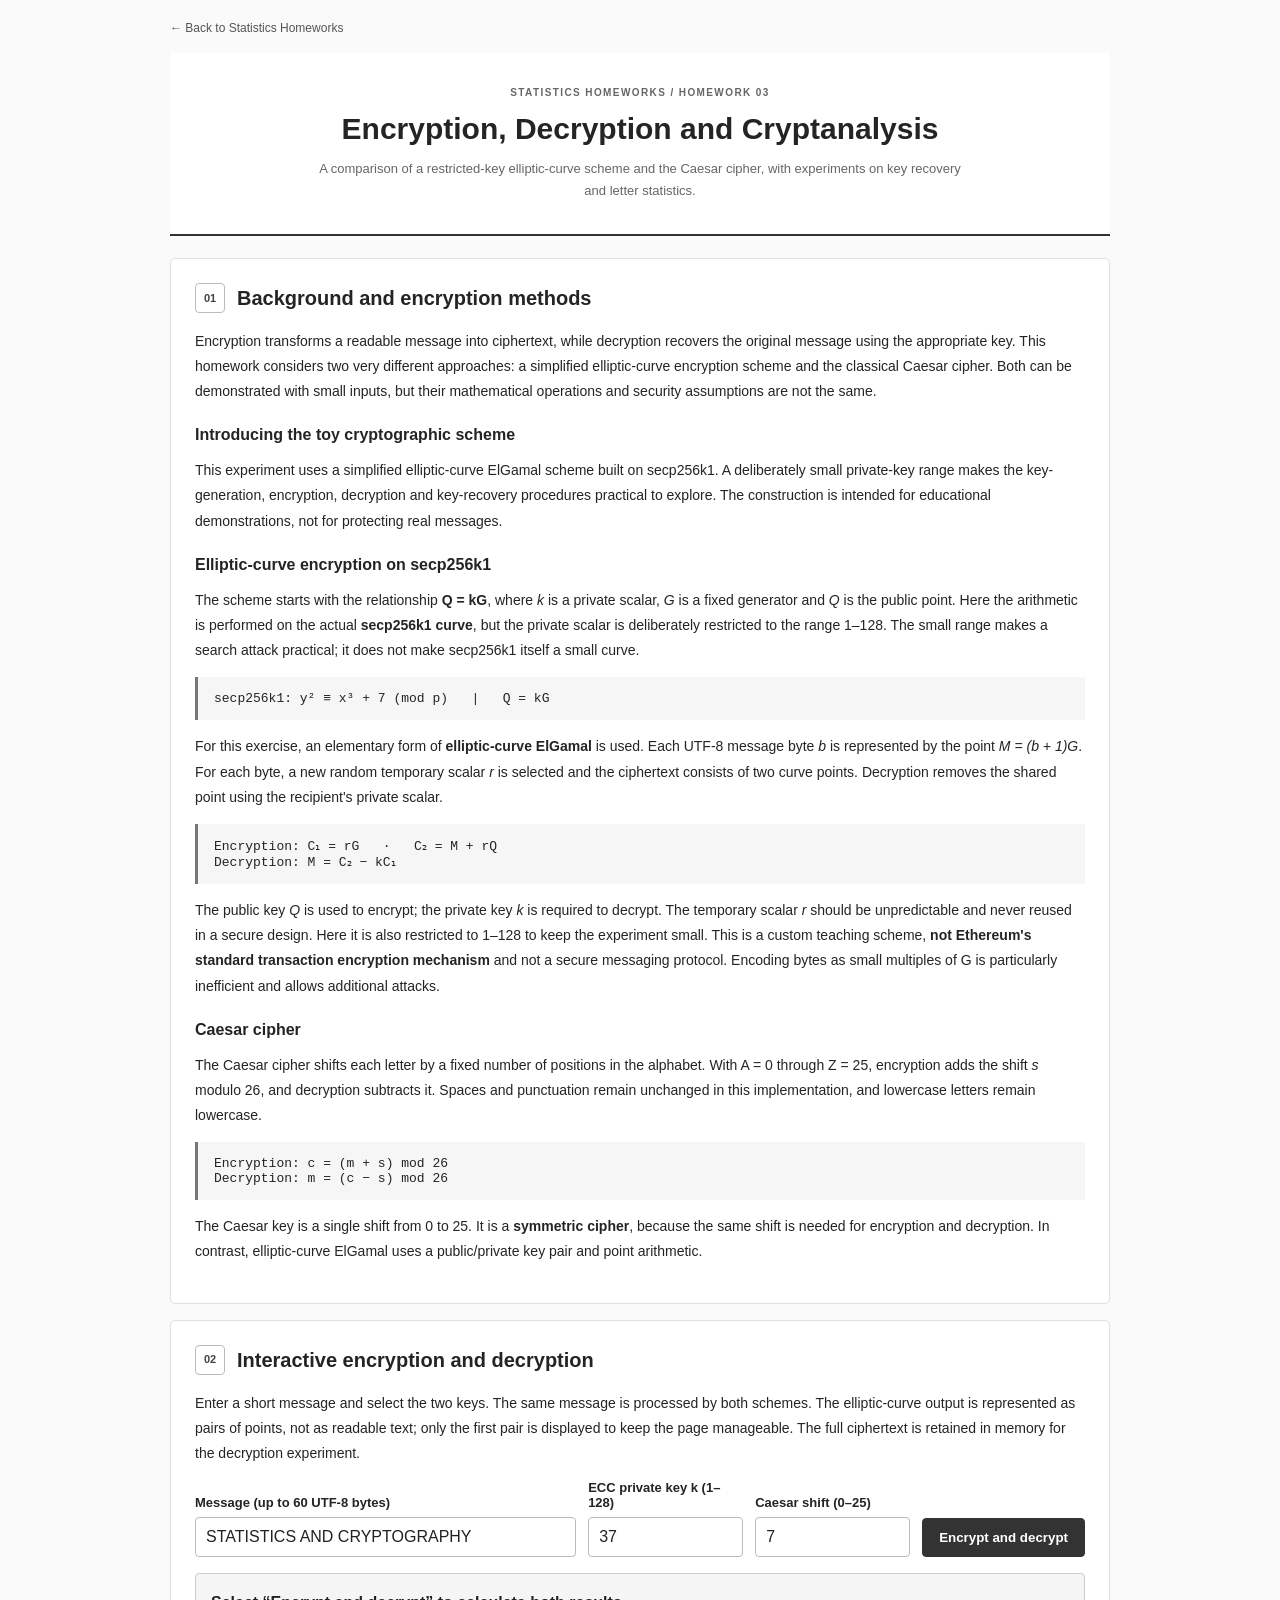
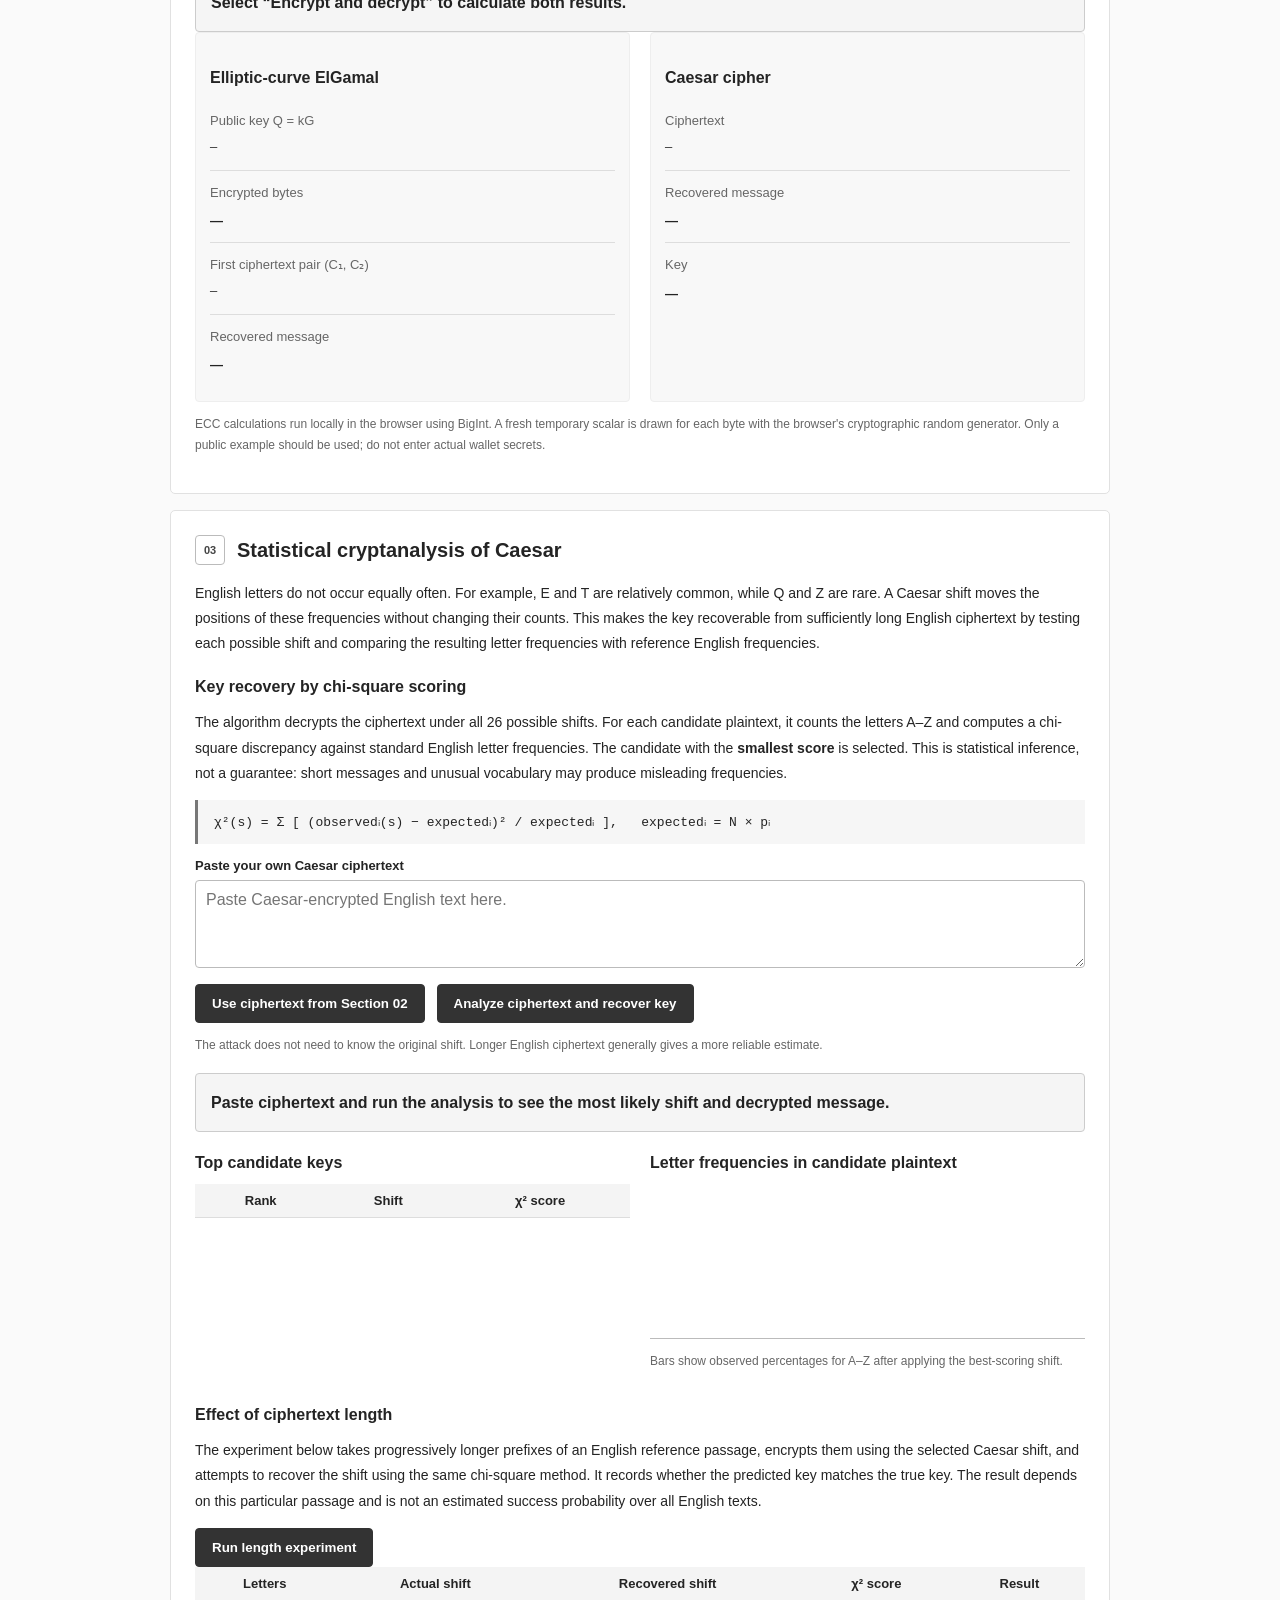
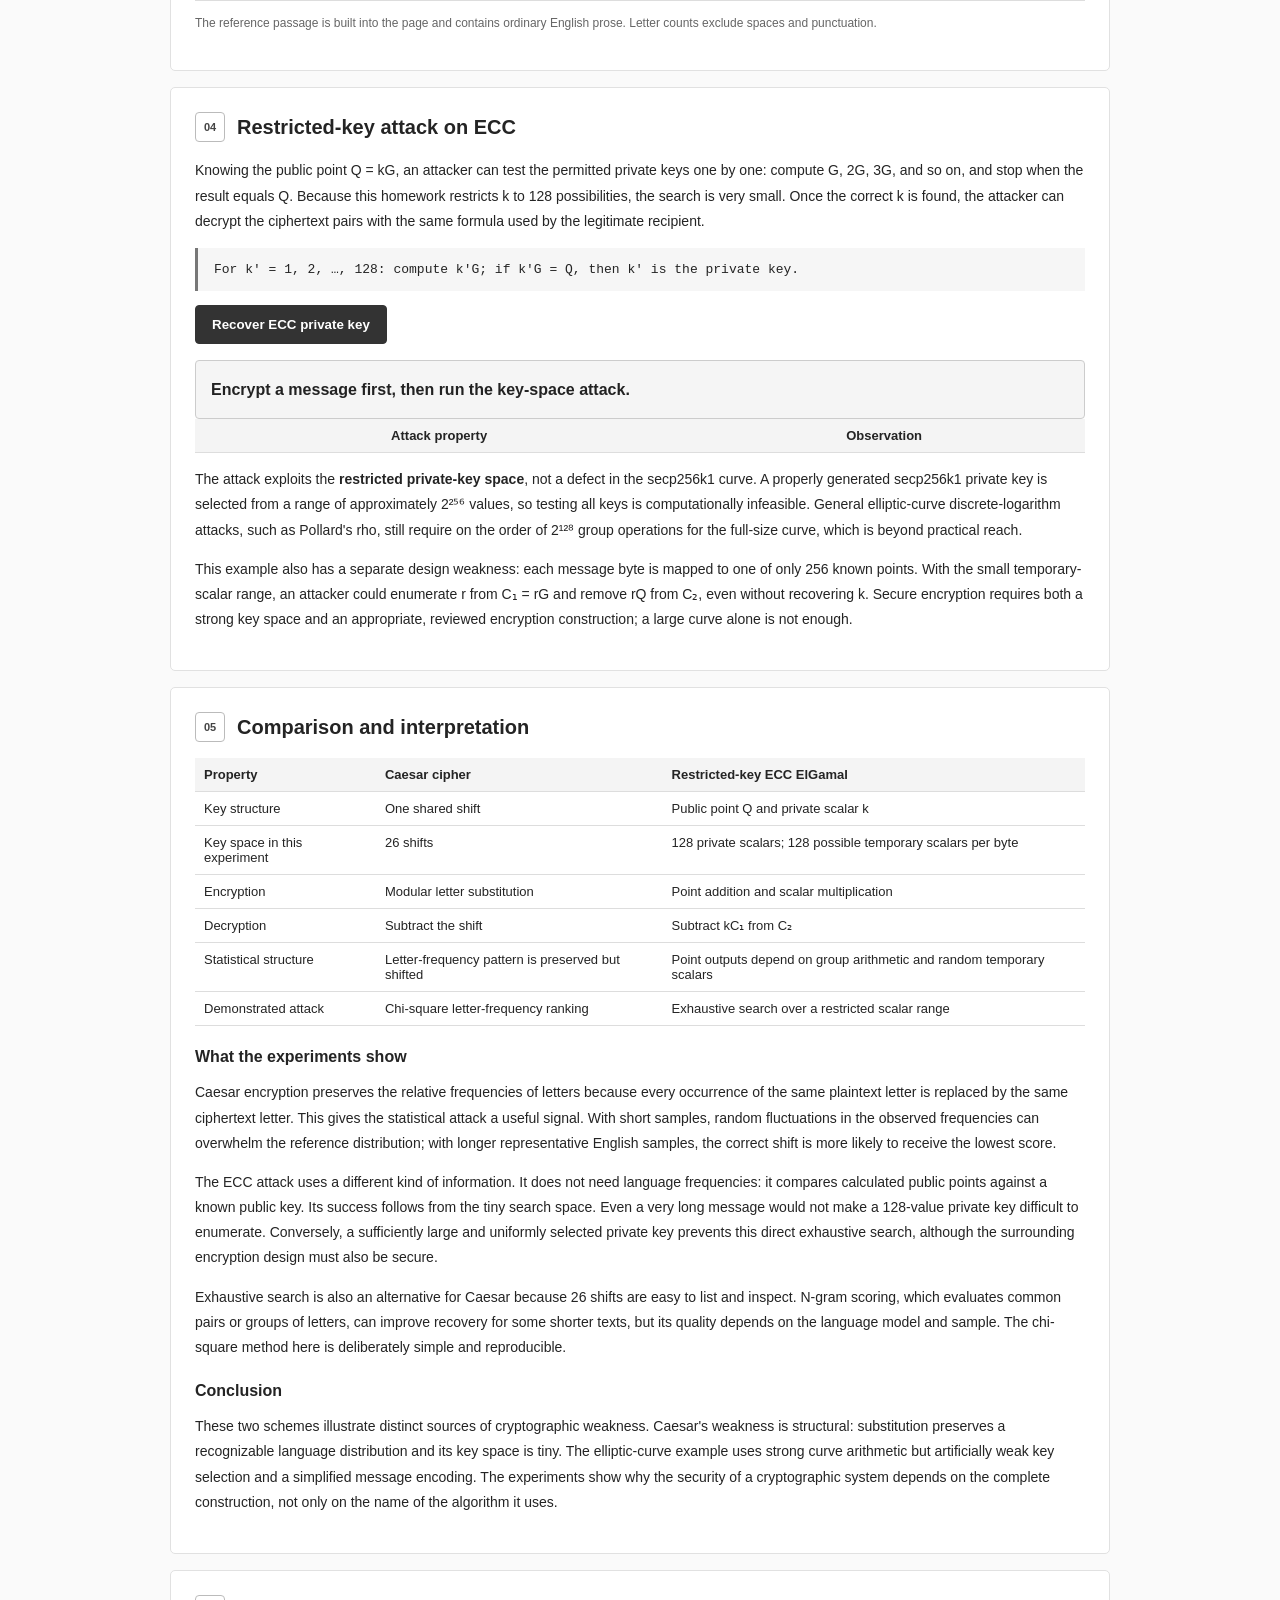
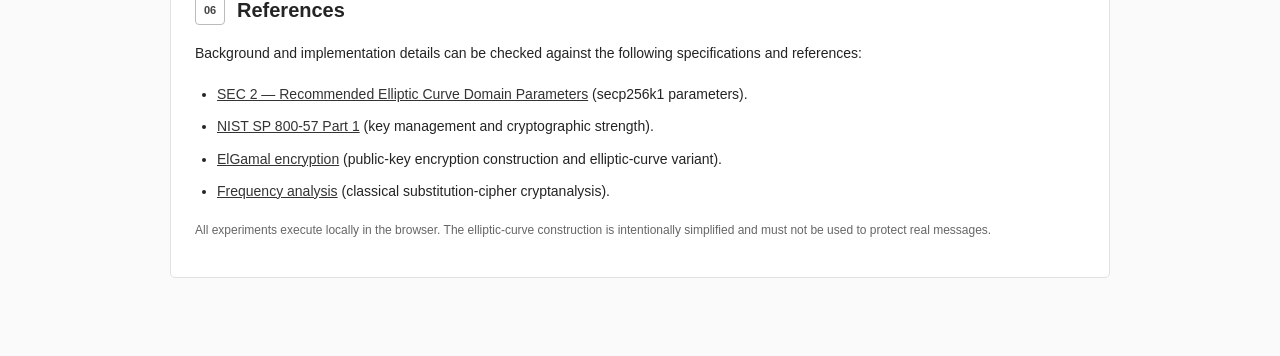
<file: Homework3/index.html>
<!DOCTYPE html>
<html lang="en">
<head>
<meta charset="utf-8">
<meta name="viewport" content="width=device-width, initial-scale=1">
<title>Homework 3 | Elliptic-Curve Encryption and Caesar Cipher</title>
<link rel="stylesheet" href="style.css">
</head>
<body>
<main class="wrap">
<a class="backlink" href="../index.html">← Back to Statistics Homeworks</a>
<header class="hero">
<div class="tag">STATISTICS HOMEWORKS / HOMEWORK 03</div>
<h1>Encryption, Decryption and Cryptanalysis</h1>
<p>A comparison of a restricted-key elliptic-curve scheme and the Caesar cipher, with experiments on key recovery and letter statistics.</p>
</header>

<section class="card">
<h2><span class="section-number">01</span>Background and encryption methods</h2>
<p>Encryption transforms a readable message into ciphertext, while decryption recovers the original message using the appropriate key. This homework considers two very different approaches: a simplified elliptic-curve encryption scheme and the classical Caesar cipher. Both can be demonstrated with small inputs, but their mathematical operations and security assumptions are not the same.</p>
<h3>Introducing the toy cryptographic scheme</h3>
<p>This experiment uses a simplified elliptic-curve ElGamal scheme built on secp256k1. A deliberately small private-key range makes the key-generation, encryption, decryption and key-recovery procedures practical to explore. The construction is intended for educational demonstrations, not for protecting real messages.</p>
<h3>Elliptic-curve encryption on secp256k1</h3>
<p>The scheme starts with the relationship <strong>Q = kG</strong>, where <em>k</em> is a private scalar, <em>G</em> is a fixed generator and <em>Q</em> is the public point. Here the arithmetic is performed on the actual <strong>secp256k1 curve</strong>, but the private scalar is deliberately restricted to the range 1–128. The small range makes a search attack practical; it does not make secp256k1 itself a small curve.</p>
<div class="formula">secp256k1: y² ≡ x³ + 7 (mod p) &nbsp; | &nbsp; Q = kG</div>
<p>For this exercise, an elementary form of <strong>elliptic-curve ElGamal</strong> is used. Each UTF-8 message byte <em>b</em> is represented by the point <em>M = (b + 1)G</em>. For each byte, a new random temporary scalar <em>r</em> is selected and the ciphertext consists of two curve points. Decryption removes the shared point using the recipient's private scalar.</p>
<div class="formula">Encryption: C₁ = rG &nbsp; · &nbsp; C₂ = M + rQ<br>Decryption: M = C₂ − kC₁</div>
<p>The public key <em>Q</em> is used to encrypt; the private key <em>k</em> is required to decrypt. The temporary scalar <em>r</em> should be unpredictable and never reused in a secure design. Here it is also restricted to 1–128 to keep the experiment small. This is a custom teaching scheme, <strong>not Ethereum's standard transaction encryption mechanism</strong> and not a secure messaging protocol. Encoding bytes as small multiples of G is particularly inefficient and allows additional attacks.</p>
<h3>Caesar cipher</h3>
<p>The Caesar cipher shifts each letter by a fixed number of positions in the alphabet. With A = 0 through Z = 25, encryption adds the shift <em>s</em> modulo 26, and decryption subtracts it. Spaces and punctuation remain unchanged in this implementation, and lowercase letters remain lowercase.</p>
<div class="formula">Encryption: c = (m + s) mod 26<br>Decryption: m = (c − s) mod 26</div>
<p>The Caesar key is a single shift from 0 to 25. It is a <strong>symmetric cipher</strong>, because the same shift is needed for encryption and decryption. In contrast, elliptic-curve ElGamal uses a public/private key pair and point arithmetic.</p>
</section>

<section class="card">
<h2><span class="section-number">02</span>Interactive encryption and decryption</h2>
<p>Enter a short message and select the two keys. The same message is processed by both schemes. The elliptic-curve output is represented as pairs of points, not as readable text; only the first pair is displayed to keep the page manageable. The full ciphertext is retained in memory for the decryption experiment.</p>
<div class="controls">
<div class="field"><label for="message">Message (up to 60 UTF-8 bytes)</label><input id="message" type="text" value="STATISTICS AND CRYPTOGRAPHY" maxlength="60"></div>
<div class="field compact"><label for="privateKey">ECC private key k (1–128)</label><input id="privateKey" type="number" min="1" max="128" value="37"></div>
<div class="field compact"><label for="shift">Caesar shift (0–25)</label><input id="shift" type="number" min="0" max="25" value="7"></div>
<button id="encryptBtn">Encrypt and decrypt</button>
</div>
<div class="result" id="operationStatus" aria-live="polite">Select “Encrypt and decrypt” to calculate both results.</div>
<div class="split">
<div class="statbox">
<h3>Elliptic-curve ElGamal</h3>
<div class="kv"><span>Public key Q = kG</span><code id="publicPoint">—</code></div>
<div class="kv"><span>Encrypted bytes</span><strong id="byteCount">—</strong></div>
<div class="kv"><span>First ciphertext pair (C₁, C₂)</span><code id="cipherPair">—</code></div>
<div class="kv"><span>Recovered message</span><strong id="eccRecovered">—</strong></div>
</div>
<div class="statbox">
<h3>Caesar cipher</h3>
<div class="kv"><span>Ciphertext</span><code id="caesarCipher">—</code></div>
<div class="kv"><span>Recovered message</span><strong id="caesarRecovered">—</strong></div>
<div class="kv"><span>Key</span><strong id="caesarKey">—</strong></div>
</div>
</div>
<p class="muted small">ECC calculations run locally in the browser using BigInt. A fresh temporary scalar is drawn for each byte with the browser's cryptographic random generator. Only a public example should be used; do not enter actual wallet secrets.</p>
</section>

<section class="card">
<h2><span class="section-number">03</span>Statistical cryptanalysis of Caesar</h2>
<p>English letters do not occur equally often. For example, E and T are relatively common, while Q and Z are rare. A Caesar shift moves the positions of these frequencies without changing their counts. This makes the key recoverable from sufficiently long English ciphertext by testing each possible shift and comparing the resulting letter frequencies with reference English frequencies.</p>
<h3>Key recovery by chi-square scoring</h3>
<p>The algorithm decrypts the ciphertext under all 26 possible shifts. For each candidate plaintext, it counts the letters A–Z and computes a chi-square discrepancy against standard English letter frequencies. The candidate with the <strong>smallest score</strong> is selected. This is statistical inference, not a guarantee: short messages and unusual vocabulary may produce misleading frequencies.</p>
<div class="formula">χ²(s) = Σ [ (observedᵢ(s) − expectedᵢ)² / expectedᵢ ], &nbsp; expectedᵢ = N × pᵢ</div>
<div class="controls">
<div class="field"><label for="attackText">Paste your own Caesar ciphertext</label><textarea id="attackText" rows="3" placeholder="Paste Caesar-encrypted English text here."></textarea></div>
<button id="useCaesarCipher" type="button">Use ciphertext from Section 02</button>
<button id="recoverCaesar" type="button">Analyze ciphertext and recover key</button>
</div>
<p class="muted small">The attack does not need to know the original shift. Longer English ciphertext generally gives a more reliable estimate.</p>
<div class="result" id="caesarAttackResult" aria-live="polite">Paste ciphertext and run the analysis to see the most likely shift and decrypted message.</div>
<div class="split">
<div><h3>Top candidate keys</h3><div class="scroll"><table><thead><tr><th>Rank</th><th>Shift</th><th>χ² score</th></tr></thead><tbody id="candidateRows"></tbody></table></div></div>
<div><h3>Letter frequencies in candidate plaintext</h3><div class="bars" id="letterChart"></div><p class="muted small">Bars show observed percentages for A–Z after applying the best-scoring shift.</p></div>
</div>
<h3>Effect of ciphertext length</h3>
<p>The experiment below takes progressively longer prefixes of an English reference passage, encrypts them using the selected Caesar shift, and attempts to recover the shift using the same chi-square method. It records whether the predicted key matches the true key. The result depends on this particular passage and is not an estimated success probability over all English texts.</p>
<button id="lengthExperiment">Run length experiment</button>
<div class="scroll"><table><thead><tr><th>Letters</th><th>Actual shift</th><th>Recovered shift</th><th>χ² score</th><th>Result</th></tr></thead><tbody id="lengthRows"></tbody></table></div>
<p class="muted small">The reference passage is built into the page and contains ordinary English prose. Letter counts exclude spaces and punctuation.</p>
</section>

<section class="card">
<h2><span class="section-number">04</span>Restricted-key attack on ECC</h2>
<p>Knowing the public point Q = kG, an attacker can test the permitted private keys one by one: compute G, 2G, 3G, and so on, and stop when the result equals Q. Because this homework restricts k to 128 possibilities, the search is very small. Once the correct k is found, the attacker can decrypt the ciphertext pairs with the same formula used by the legitimate recipient.</p>
<div class="formula">For k′ = 1, 2, …, 128: compute k′G; if k′G = Q, then k′ is the private key.</div>
<button id="attackECC">Recover ECC private key</button>
<div class="result" id="eccAttackResult" aria-live="polite">Encrypt a message first, then run the key-space attack.</div>
<div class="scroll"><table><thead><tr><th>Attack property</th><th>Observation</th></tr></thead><tbody id="eccAttackRows"></tbody></table></div>
<p>The attack exploits the <strong>restricted private-key space</strong>, not a defect in the secp256k1 curve. A properly generated secp256k1 private key is selected from a range of approximately 2²⁵⁶ values, so testing all keys is computationally infeasible. General elliptic-curve discrete-logarithm attacks, such as Pollard's rho, still require on the order of 2¹²⁸ group operations for the full-size curve, which is beyond practical reach.</p>
<p>This example also has a separate design weakness: each message byte is mapped to one of only 256 known points. With the small temporary-scalar range, an attacker could enumerate r from C₁ = rG and remove rQ from C₂, even without recovering k. Secure encryption requires both a strong key space and an appropriate, reviewed encryption construction; a large curve alone is not enough.</p>
</section>

<section class="card">
<h2><span class="section-number">05</span>Comparison and interpretation</h2>
<div class="scroll"><table class="compare"><thead><tr><th>Property</th><th>Caesar cipher</th><th>Restricted-key ECC ElGamal</th></tr></thead><tbody>
<tr><td>Key structure</td><td>One shared shift</td><td>Public point Q and private scalar k</td></tr>
<tr><td>Key space in this experiment</td><td>26 shifts</td><td>128 private scalars; 128 possible temporary scalars per byte</td></tr>
<tr><td>Encryption</td><td>Modular letter substitution</td><td>Point addition and scalar multiplication</td></tr>
<tr><td>Decryption</td><td>Subtract the shift</td><td>Subtract kC₁ from C₂</td></tr>
<tr><td>Statistical structure</td><td>Letter-frequency pattern is preserved but shifted</td><td>Point outputs depend on group arithmetic and random temporary scalars</td></tr>
<tr><td>Demonstrated attack</td><td>Chi-square letter-frequency ranking</td><td>Exhaustive search over a restricted scalar range</td></tr>
</tbody></table></div>
<h3>What the experiments show</h3>
<p>Caesar encryption preserves the relative frequencies of letters because every occurrence of the same plaintext letter is replaced by the same ciphertext letter. This gives the statistical attack a useful signal. With short samples, random fluctuations in the observed frequencies can overwhelm the reference distribution; with longer representative English samples, the correct shift is more likely to receive the lowest score.</p>
<p>The ECC attack uses a different kind of information. It does not need language frequencies: it compares calculated public points against a known public key. Its success follows from the tiny search space. Even a very long message would not make a 128-value private key difficult to enumerate. Conversely, a sufficiently large and uniformly selected private key prevents this direct exhaustive search, although the surrounding encryption design must also be secure.</p>
<p>Exhaustive search is also an alternative for Caesar because 26 shifts are easy to list and inspect. N-gram scoring, which evaluates common pairs or groups of letters, can improve recovery for some shorter texts, but its quality depends on the language model and sample. The chi-square method here is deliberately simple and reproducible.</p>
<h3>Conclusion</h3>
<p>These two schemes illustrate distinct sources of cryptographic weakness. Caesar's weakness is structural: substitution preserves a recognizable language distribution and its key space is tiny. The elliptic-curve example uses strong curve arithmetic but artificially weak key selection and a simplified message encoding. The experiments show why the security of a cryptographic system depends on the complete construction, not only on the name of the algorithm it uses.</p>
</section>

<section class="card">
<h2><span class="section-number">06</span>References</h2>
<p>Background and implementation details can be checked against the following specifications and references:</p>
<ul>
<li><a href="https://www.secg.org/sec2-v2.pdf" target="_blank" rel="noopener noreferrer">SEC 2 — Recommended Elliptic Curve Domain Parameters</a> (secp256k1 parameters).</li>
<li><a href="https://csrc.nist.gov/pubs/sp/800/57/pt1/r5/final" target="_blank" rel="noopener noreferrer">NIST SP 800-57 Part 1</a> (key management and cryptographic strength).</li>
<li><a href="https://en.wikipedia.org/wiki/ElGamal_encryption" target="_blank" rel="noopener noreferrer">ElGamal encryption</a> (public-key encryption construction and elliptic-curve variant).</li>
<li><a href="https://en.wikipedia.org/wiki/Frequency_analysis" target="_blank" rel="noopener noreferrer">Frequency analysis</a> (classical substitution-cipher cryptanalysis).</li>
</ul>
<p class="muted small">All experiments execute locally in the browser. The elliptic-curve construction is intentionally simplified and must not be used to protect real messages.</p>
</section>
</main>
<script src="script.js"></script>
</body>
</html>
</file>
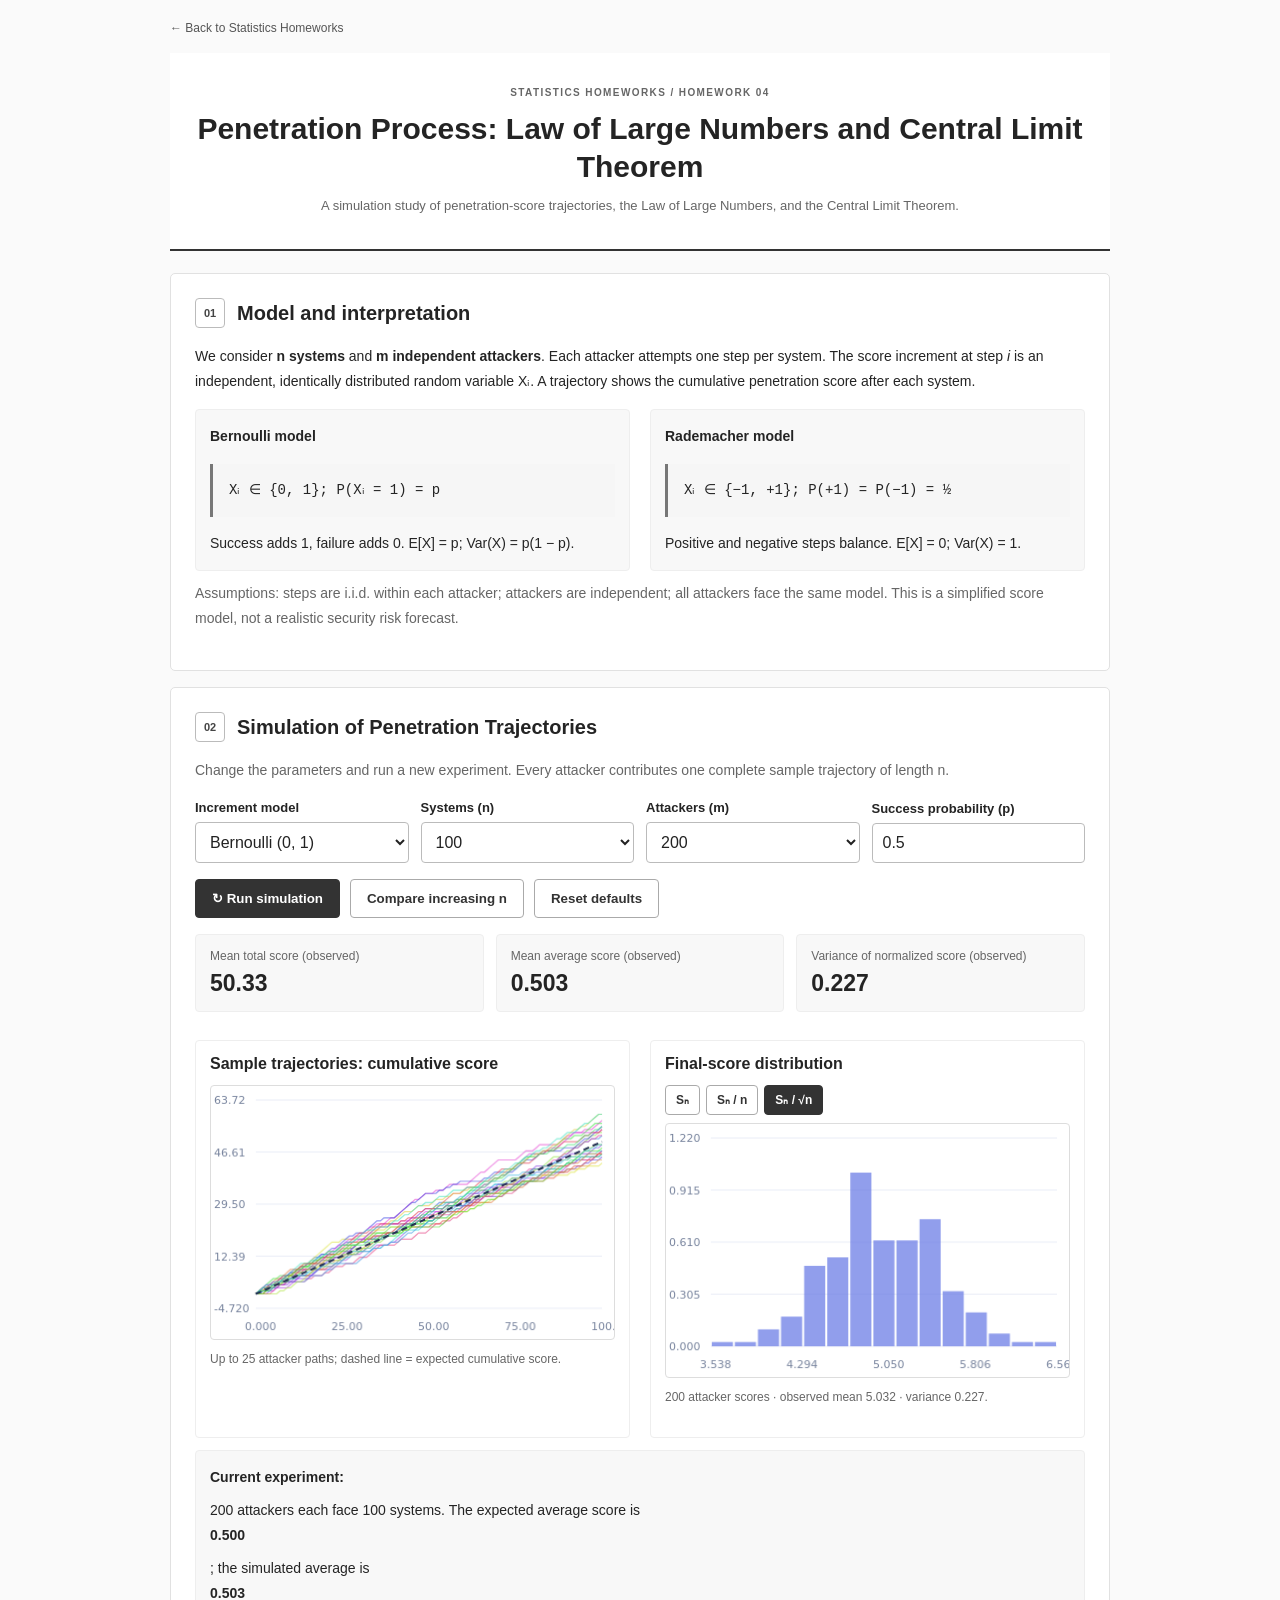
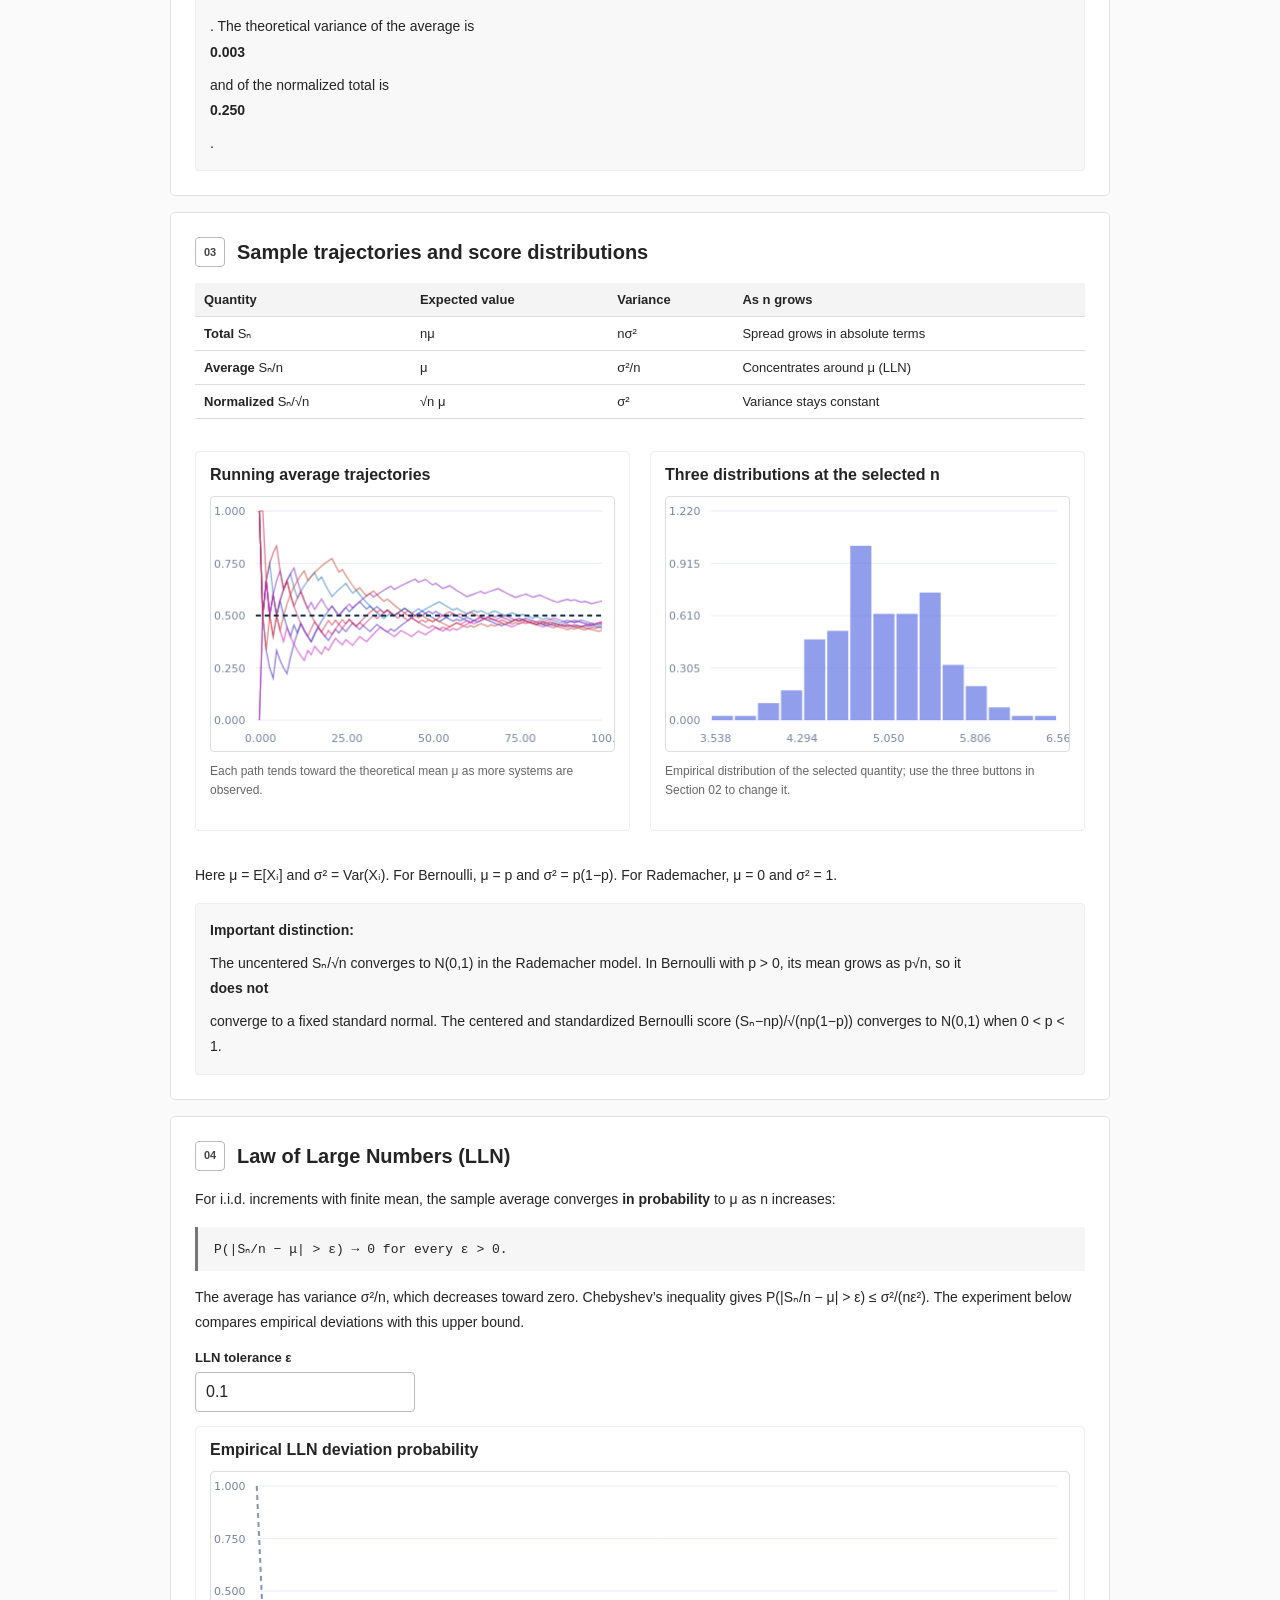
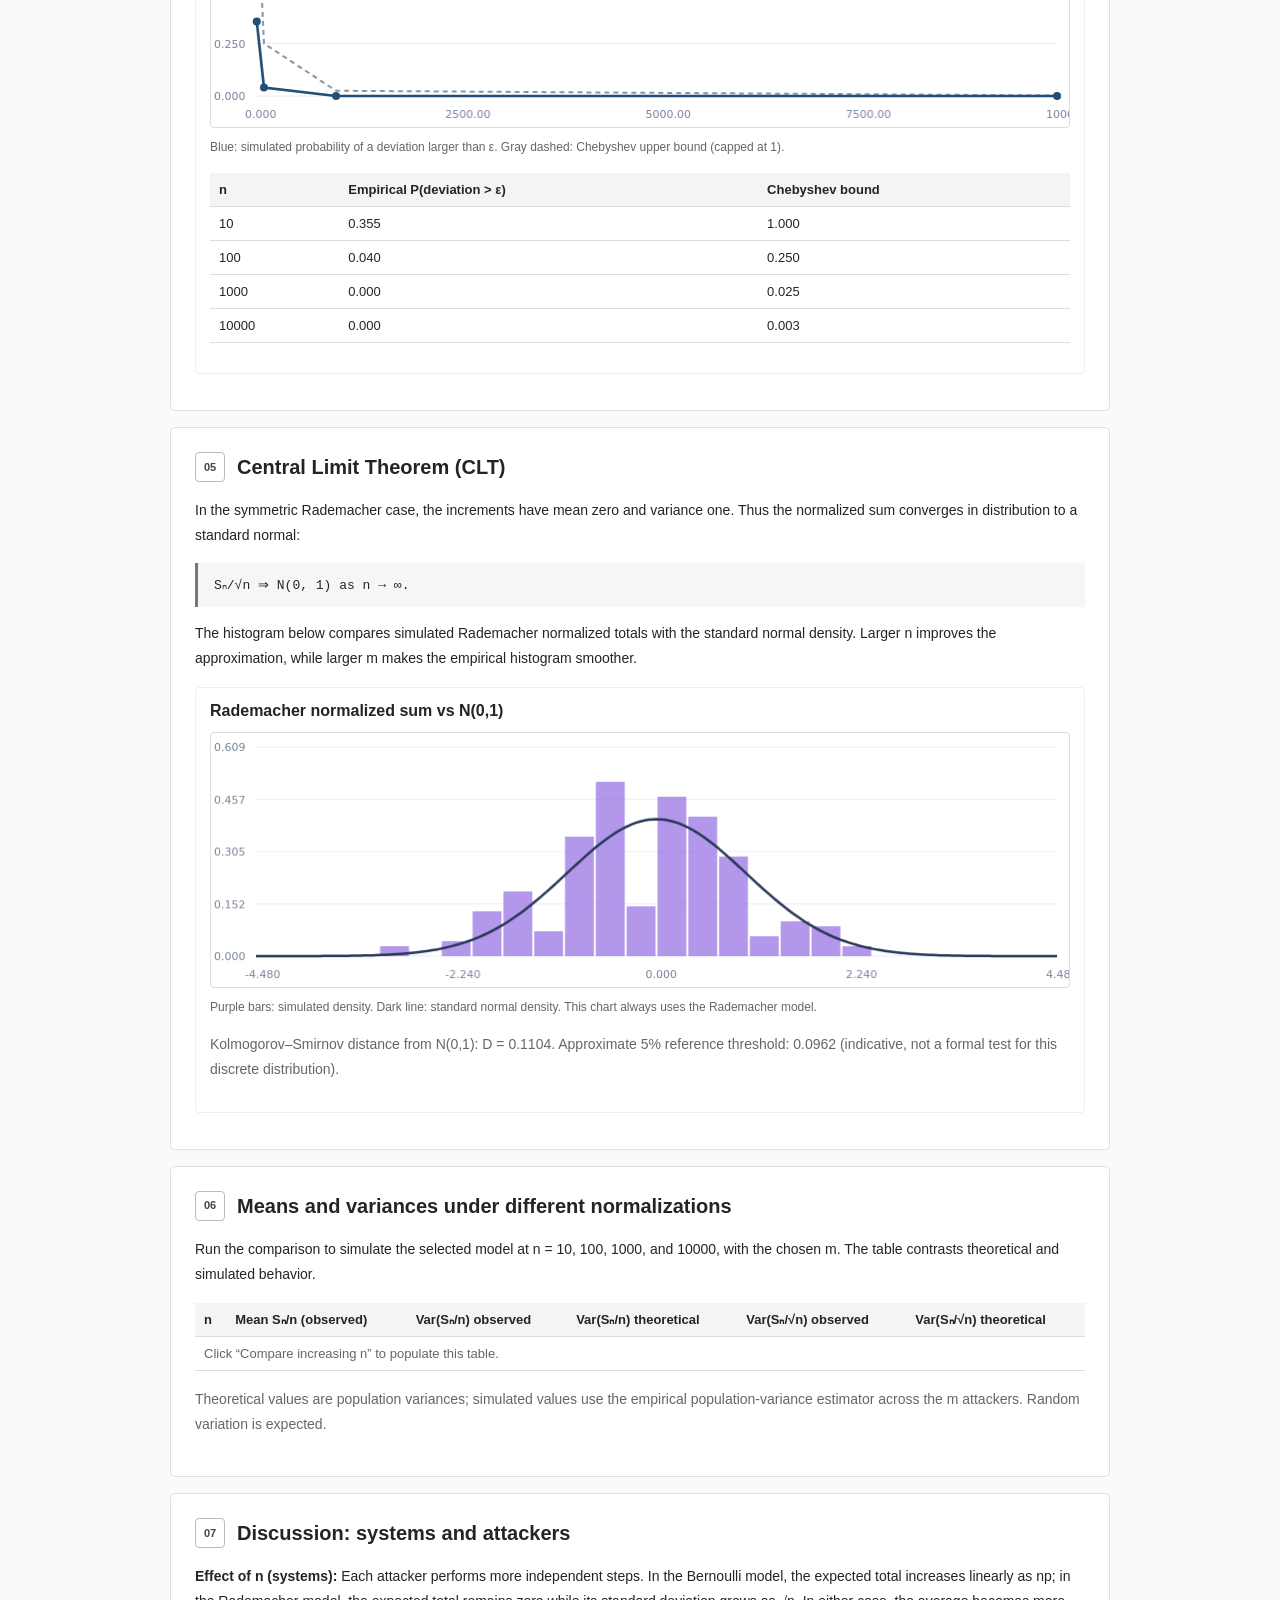
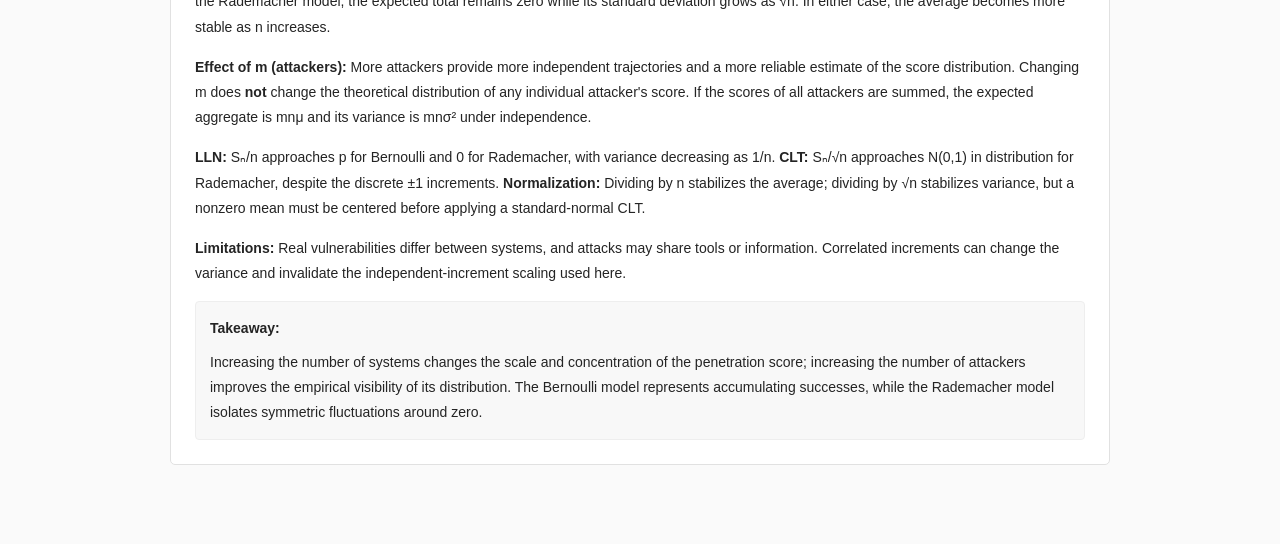
<file: Homework4/index.html>
<!DOCTYPE html>
<!DOCTYPE html>

<html lang="en"><head><meta charset="utf-8"/><meta content="width=device-width,initial-scale=1" name="viewport"/><title>Homework 4 | Stochastic Penetration Models</title><link href="style.css" rel="stylesheet"/></head><body><main class="wrap"><a class="backlink" href="../index.html">← Back to Statistics Homeworks</a><header class="hero"><div class="tag">STATISTICS HOMEWORKS / HOMEWORK 04</div><h1>Penetration Process: Law of Large Numbers and Central Limit Theorem</h1><p>A simulation study of penetration-score trajectories, the Law of Large Numbers, and the Central Limit Theorem.</p></header><section class="card"><h2><span class="section-number">01</span>Model and interpretation</h2><p>We consider <b>n systems</b> and <b>m independent attackers</b>. Each attacker attempts one step per system. The score increment at step <i>i</i> is an independent, identically distributed random variable Xᵢ. A trajectory shows the cumulative penetration score after each system.</p><div class="grid2"><div class="note"><b>Bernoulli model</b><span class="formula">Xᵢ ∈ {0, 1}; P(Xᵢ = 1) = p</span>Success adds 1, failure adds 0. E[X] = p; Var(X) = p(1 − p).</div><div class="note"><b>Rademacher model</b><span class="formula">Xᵢ ∈ {−1, +1}; P(+1) = P(−1) = ½</span>Positive and negative steps balance. E[X] = 0; Var(X) = 1.</div></div><p class="muted">Assumptions: steps are i.i.d. within each attacker; attackers are independent; all attackers face the same model. This is a simplified score model, not a realistic security risk forecast.</p></section>
<section class="card"><h2><span class="section-number">02</span>Simulation of Penetration Trajectories</h2><p class="muted">Change the parameters and run a new experiment. Every attacker contributes one complete sample trajectory of length n.</p><div class="controls"><div class="field"><label for="model">Increment model</label><select id="model"><option value="bern">Bernoulli (0, 1)</option><option value="rad">Rademacher (−1, +1)</option></select></div><div class="field"><label for="n">Systems (n)</label><select id="n"><option>20</option><option selected="">100</option><option>500</option><option>1000</option><option>5000</option><option>10000</option></select></div><div class="field"><label for="m">Attackers (m)</label><select id="m"><option>20</option><option selected="">200</option><option>1000</option><option>3000</option><option>5000</option></select></div><div class="field"><label for="p">Success probability (p)</label><input id="p" max="1" min="0" step="0.05" type="number" value="0.5"/></div></div><div class="actions"><button class="" id="run">↻ Run simulation</button><button class="secondary" id="compare">Compare increasing n</button><button class="secondary" id="reset">Reset defaults</button></div><div class="metric-grid"><div class="metric"><small>Mean total score (observed)</small><strong id="mean">—</strong></div><div class="metric"><small>Mean average score (observed)</small><strong id="avg">—</strong></div><div class="metric"><small>Variance of normalized score (observed)</small><strong id="variance">—</strong></div></div><div class="grid2"><div class="chartbox"><h3>Sample trajectories: cumulative score</h3><canvas id="paths"></canvas><p class="legend">Up to 25 attacker paths; dashed line = expected cumulative score.</p></div><div class="chartbox"><h3>Final-score distribution</h3><div class="toggle" id="scoreButtons"><button data-score="total">Sₙ</button><button data-score="average">Sₙ / n</button><button class="active" data-score="normalized">Sₙ / √n</button></div><canvas id="hist"></canvas><p class="legend" id="histNote">Histogram across m attackers.</p></div></div><div aria-live="polite" class="note" id="interpretation"></div></section>
<section class="card"><h2><span class="section-number">03</span>Sample trajectories and score distributions</h2><div class="tablewrap"><table><thead><tr><th>Quantity</th><th>Expected value</th><th>Variance</th><th>As n grows</th></tr></thead><tbody><tr><td><b>Total</b> Sₙ</td><td>nμ</td><td>nσ²</td><td>Spread grows in absolute terms</td></tr><tr><td><b>Average</b> Sₙ/n</td><td>μ</td><td>σ²/n</td><td>Concentrates around μ (LLN)</td></tr><tr><td><b>Normalized</b> Sₙ/√n</td><td>√n μ</td><td>σ²</td><td>Variance stays constant</td></tr></tbody></table></div><div class="grid2" style="margin:20px 0"><div class="chartbox"><h3>Running average trajectories</h3><canvas id="runningAvg"></canvas><p class="legend">Each path tends toward the theoretical mean μ as more systems are observed.</p></div><div class="chartbox"><h3>Three distributions at the selected n</h3><canvas id="threeHist"></canvas><p class="legend">Empirical distribution of the selected quantity; use the three buttons in Section 02 to change it.</p></div></div><p>Here μ = E[Xᵢ] and σ² = Var(Xᵢ). For Bernoulli, μ = p and σ² = p(1−p). For Rademacher, μ = 0 and σ² = 1.</p><div class="note"><b>Important distinction:</b> The uncentered Sₙ/√n converges to N(0,1) in the Rademacher model. In Bernoulli with p &gt; 0, its mean grows as p√n, so it <b>does not</b> converge to a fixed standard normal. The centered and standardized Bernoulli score (Sₙ−np)/√(np(1−p)) converges to N(0,1) when 0 &lt; p &lt; 1.</div></section>
<section class="card"><h2><span class="section-number">04</span>Law of Large Numbers (LLN)</h2><p>For i.i.d. increments with finite mean, the sample average converges <b>in probability</b> to μ as n increases:</p><span class="formula">P(|Sₙ/n − μ| &gt; ε) → 0 for every ε &gt; 0.</span><p>The average has variance σ²/n, which decreases toward zero. Chebyshev’s inequality gives P(|Sₙ/n − μ| &gt; ε) ≤ σ²/(nε²). The experiment below compares empirical deviations with this upper bound.</p><div class="field" style="max-width:220px;margin:14px 0"><label for="eps">LLN tolerance ε</label><input id="eps" max="2" min="0.01" step="0.01" type="number" value="0.1"/></div><div class="chartbox"><h3>Empirical LLN deviation probability</h3><canvas id="lln"></canvas><p class="legend">Blue: simulated probability of a deviation larger than ε. Gray dashed: Chebyshev upper bound (capped at 1).</p><div class="tablewrap"><table><thead><tr><th>n</th><th>Empirical P(deviation &gt; ε)</th><th>Chebyshev bound</th></tr></thead><tbody id="llnRows"></tbody></table></div></div></section>
<section class="card"><h2><span class="section-number">05</span>Central Limit Theorem (CLT)</h2><p>In the symmetric Rademacher case, the increments have mean zero and variance one. Thus the normalized sum converges in distribution to a standard normal:</p><span class="formula">Sₙ/√n ⇒ N(0, 1) as n → ∞.</span><p>The histogram below compares simulated Rademacher normalized totals with the standard normal density. Larger n improves the approximation, while larger m makes the empirical histogram smoother.</p><div class="chartbox"><h3>Rademacher normalized sum vs N(0,1)</h3><canvas id="clt"></canvas><p class="legend">Purple bars: simulated density. Dark line: standard normal density. This chart always uses the Rademacher model.</p><p class="muted" id="ksNote"></p></div></section>
<section class="card"><h2><span class="section-number">06</span>Means and variances under different normalizations</h2><p>Run the comparison to simulate the selected model at n = 10, 100, 1000, and 10000, with the chosen m. The table contrasts theoretical and simulated behavior.</p><div class="tablewrap"><table><thead><tr><th>n</th><th>Mean Sₙ/n (observed)</th><th>Var(Sₙ/n) observed</th><th>Var(Sₙ/n) theoretical</th><th>Var(Sₙ/√n) observed</th><th>Var(Sₙ/√n) theoretical</th></tr></thead><tbody id="comparison"><tr><td class="muted" colspan="6">Click “Compare increasing n” to populate this table.</td></tr></tbody></table></div><p class="muted">Theoretical values are population variances; simulated values use the empirical population-variance estimator across the m attackers. Random variation is expected.</p></section>
<section class="card"><h2><span class="section-number">07</span>Discussion: systems and attackers</h2><p><b>Effect of n (systems):</b> Each attacker performs more independent steps. In the Bernoulli model, the expected total increases linearly as np; in the Rademacher model, the expected total remains zero while its standard deviation grows as √n. In either case, the average becomes more stable as n increases.</p><p><b>Effect of m (attackers):</b> More attackers provide more independent trajectories and a more reliable estimate of the score distribution. Changing m does <b>not</b> change the theoretical distribution of any individual attacker's score. If the scores of all attackers are summed, the expected aggregate is mnμ and its variance is mnσ² under independence.</p><p><b>LLN:</b> Sₙ/n approaches p for Bernoulli and 0 for Rademacher, with variance decreasing as 1/n. <b>CLT:</b> Sₙ/√n approaches N(0,1) in distribution for Rademacher, despite the discrete ±1 increments. <b>Normalization:</b> Dividing by n stabilizes the average; dividing by √n stabilizes variance, but a nonzero mean must be centered before applying a standard-normal CLT.</p><p><b>Limitations:</b> Real vulnerabilities differ between systems, and attacks may share tools or information. Correlated increments can change the variance and invalidate the independent-increment scaling used here.</p><div class="note"><b>Takeaway:</b> Increasing the number of systems changes the scale and concentration of the penetration score; increasing the number of attackers improves the empirical visibility of its distribution. The Bernoulli model represents accumulating successes, while the Rademacher model isolates symmetric fluctuations around zero.</div></section></main>
<script src="script.js"></script></body></html>
</file>
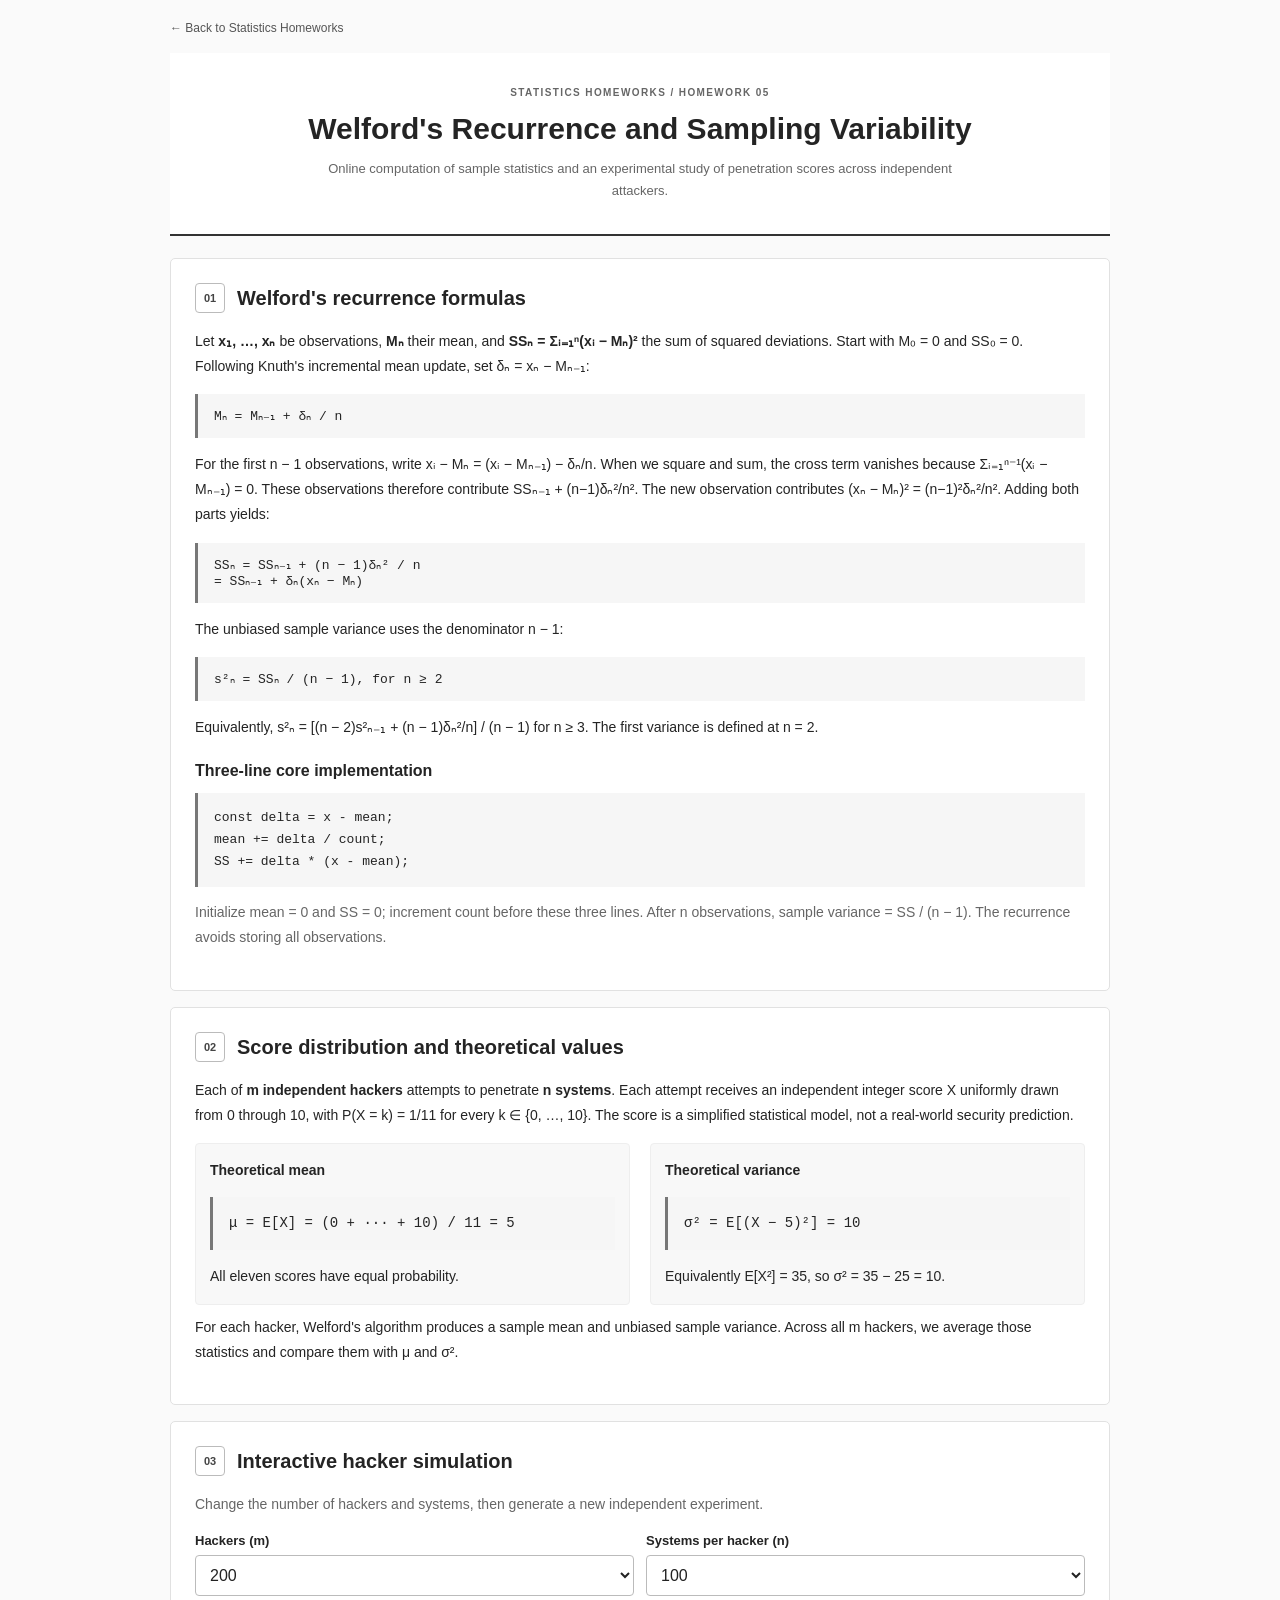
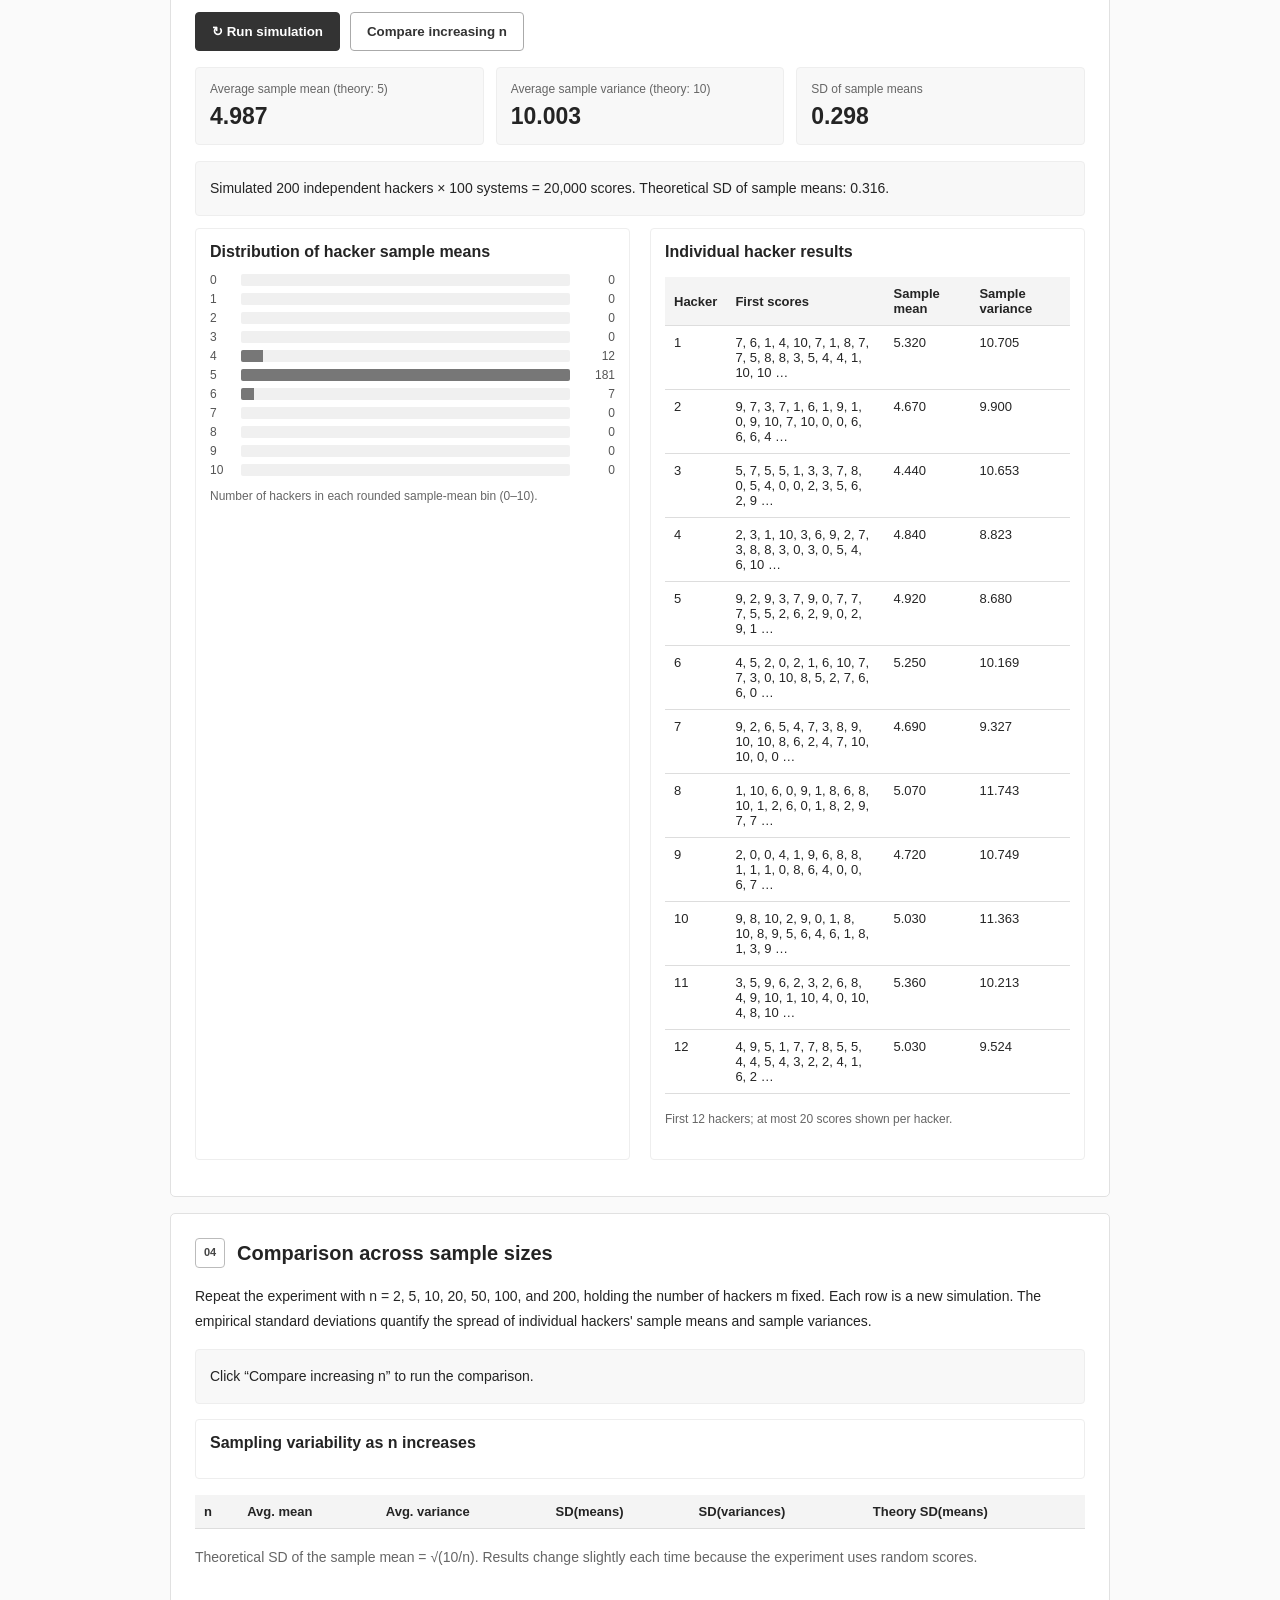
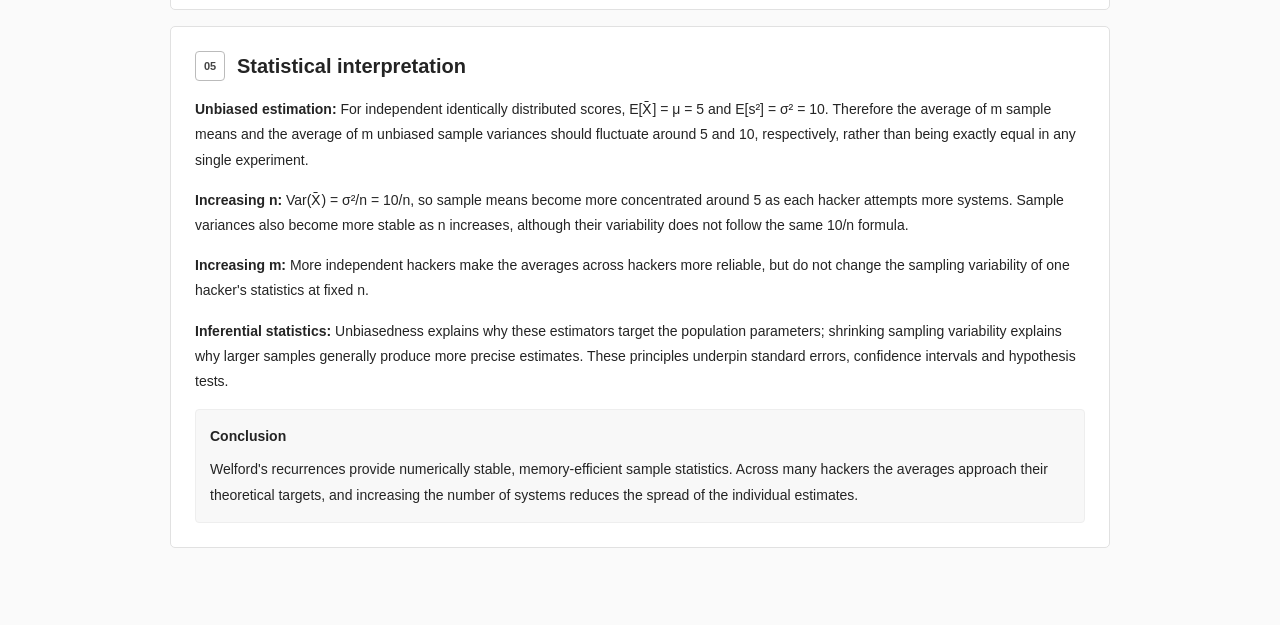
<file: Homework5/index.html>
<!DOCTYPE html>
<html lang="en">
<head><meta charset="utf-8"><meta name="viewport" content="width=device-width,initial-scale=1"><title>Homework 5 | Welford and Sampling Statistics</title><link rel="stylesheet" href="style.css"></head>
<body><main class="wrap">
<a class="backlink" href="../index.html">← Back to Statistics Homeworks</a>
<header class="hero"><div class="tag">STATISTICS HOMEWORKS / HOMEWORK 05</div><h1>Welford's Recurrence and Sampling Variability</h1><p>Online computation of sample statistics and an experimental study of penetration scores across independent attackers.</p></header>
<section class="card"><h2><span class="section-number">01</span>Welford's recurrence formulas</h2>
<p>Let <b>x₁, …, xₙ</b> be observations, <b>Mₙ</b> their mean, and <b>SSₙ = Σᵢ₌₁ⁿ(xᵢ − Mₙ)²</b> the sum of squared deviations. Start with M₀ = 0 and SS₀ = 0. Following Knuth's incremental mean update, set δₙ = xₙ − Mₙ₋₁:</p>
<span class="formula">Mₙ = Mₙ₋₁ + δₙ / n</span>
<p>For the first n − 1 observations, write xᵢ − Mₙ = (xᵢ − Mₙ₋₁) − δₙ/n. When we square and sum, the cross term vanishes because Σᵢ₌₁ⁿ⁻¹(xᵢ − Mₙ₋₁) = 0. These observations therefore contribute SSₙ₋₁ + (n−1)δₙ²/n². The new observation contributes (xₙ − Mₙ)² = (n−1)²δₙ²/n². Adding both parts yields:</p>
<span class="formula">SSₙ = SSₙ₋₁ + (n − 1)δₙ² / n<br>     = SSₙ₋₁ + δₙ(xₙ − Mₙ)</span>
<p>The unbiased sample variance uses the denominator n − 1:</p>
<span class="formula">s²ₙ = SSₙ / (n − 1), for n ≥ 2</span>
<p>Equivalently, s²ₙ = [(n − 2)s²ₙ₋₁ + (n − 1)δₙ²/n] / (n − 1) for n ≥ 3. The first variance is defined at n = 2.</p>
<h3>Three-line core implementation</h3>
<pre class="codebox"><code>const delta = x - mean;
mean += delta / count;
SS += delta * (x - mean);</code></pre>
<p class="muted">Initialize mean = 0 and SS = 0; increment count before these three lines. After n observations, sample variance = SS / (n − 1). The recurrence avoids storing all observations.</p>
</section>
<section class="card"><h2><span class="section-number">02</span>Score distribution and theoretical values</h2>
<p>Each of <b>m independent hackers</b> attempts to penetrate <b>n systems</b>. Each attempt receives an independent integer score X uniformly drawn from 0 through 10, with P(X = k) = 1/11 for every k ∈ {0, …, 10}. The score is a simplified statistical model, not a real-world security prediction.</p>
<div class="grid2"><div class="note"><b>Theoretical mean</b><span class="formula">μ = E[X] = (0 + ··· + 10) / 11 = 5</span>All eleven scores have equal probability.</div><div class="note"><b>Theoretical variance</b><span class="formula">σ² = E[(X − 5)²] = 10</span>Equivalently E[X²] = 35, so σ² = 35 − 25 = 10.</div></div>
<p>For each hacker, Welford's algorithm produces a sample mean and unbiased sample variance. Across all m hackers, we average those statistics and compare them with μ and σ².</p>
</section>
<section class="card"><h2><span class="section-number">03</span>Interactive hacker simulation</h2>
<p class="muted">Change the number of hackers and systems, then generate a new independent experiment.</p>
<div class="controls"><div class="field"><label for="hackers">Hackers (m)</label><select id="hackers"><option>20</option><option selected>200</option><option>1000</option><option>3000</option><option>5000</option></select></div><div class="field"><label for="systems">Systems per hacker (n)</label><select id="systems"><option>5</option><option>10</option><option>20</option><option selected>100</option><option>500</option><option>1000</option><option>2000</option></select></div></div>
<div class="actions"><button id="run">↻ Run simulation</button><button id="compare" class="secondary">Compare increasing n</button></div>
<div class="metric-grid"><div class="metric"><small>Average sample mean (theory: 5)</small><strong id="mean-result">—</strong></div><div class="metric"><small>Average sample variance (theory: 10)</small><strong id="variance-result">—</strong></div><div class="metric"><small>SD of sample means</small><strong id="sd-result">—</strong></div></div>
<div id="status" class="note" aria-live="polite"></div>
<div class="grid2"><div class="chartbox"><h3>Distribution of hacker sample means</h3><div id="histogram" class="histogram"></div><p class="legend">Number of hackers in each rounded sample-mean bin (0–10).</p></div><div class="chartbox"><h3>Individual hacker results</h3><div class="tablewrap"><table><thead><tr><th>Hacker</th><th>First scores</th><th>Sample mean</th><th>Sample variance</th></tr></thead><tbody id="trajectories"></tbody></table></div><p class="legend">First 12 hackers; at most 20 scores shown per hacker.</p></div></div>
</section>
<section class="card" id="comparison-section"><h2><span class="section-number">04</span>Comparison across sample sizes</h2>
<p>Repeat the experiment with n = 2, 5, 10, 20, 50, 100, and 200, holding the number of hackers m fixed. Each row is a new simulation. The empirical standard deviations quantify the spread of individual hackers' sample means and sample variances.</p>
<p id="comparison-status" class="note" aria-live="polite">Click “Compare increasing n” to run the comparison.</p>
<div class="chartbox"><h3>Sampling variability as n increases</h3><div id="comparison-chart"></div></div>
<div class="tablewrap"><table><thead><tr><th>n</th><th>Avg. mean</th><th>Avg. variance</th><th>SD(means)</th><th>SD(variances)</th><th>Theory SD(means)</th></tr></thead><tbody id="comparison"></tbody></table></div>
<p class="muted">Theoretical SD of the sample mean = √(10/n). Results change slightly each time because the experiment uses random scores.</p>
</section>
<section class="card"><h2><span class="section-number">05</span>Statistical interpretation</h2>
<p><b>Unbiased estimation:</b> For independent identically distributed scores, E[X̄] = μ = 5 and E[s²] = σ² = 10. Therefore the average of m sample means and the average of m unbiased sample variances should fluctuate around 5 and 10, respectively, rather than being exactly equal in any single experiment.</p>
<p><b>Increasing n:</b> Var(X̄) = σ²/n = 10/n, so sample means become more concentrated around 5 as each hacker attempts more systems. Sample variances also become more stable as n increases, although their variability does not follow the same 10/n formula.</p>
<p><b>Increasing m:</b> More independent hackers make the averages across hackers more reliable, but do not change the sampling variability of one hacker's statistics at fixed n.</p>
<p><b>Inferential statistics:</b> Unbiasedness explains why these estimators target the population parameters; shrinking sampling variability explains why larger samples generally produce more precise estimates. These principles underpin standard errors, confidence intervals and hypothesis tests.</p>
<div class="note"><b>Conclusion</b> Welford's recurrences provide numerically stable, memory-efficient sample statistics. Across many hackers the averages approach their theoretical targets, and increasing the number of systems reduces the spread of the individual estimates.</div>
</section>
</main><script src="script.js"></script></body></html>
</file>
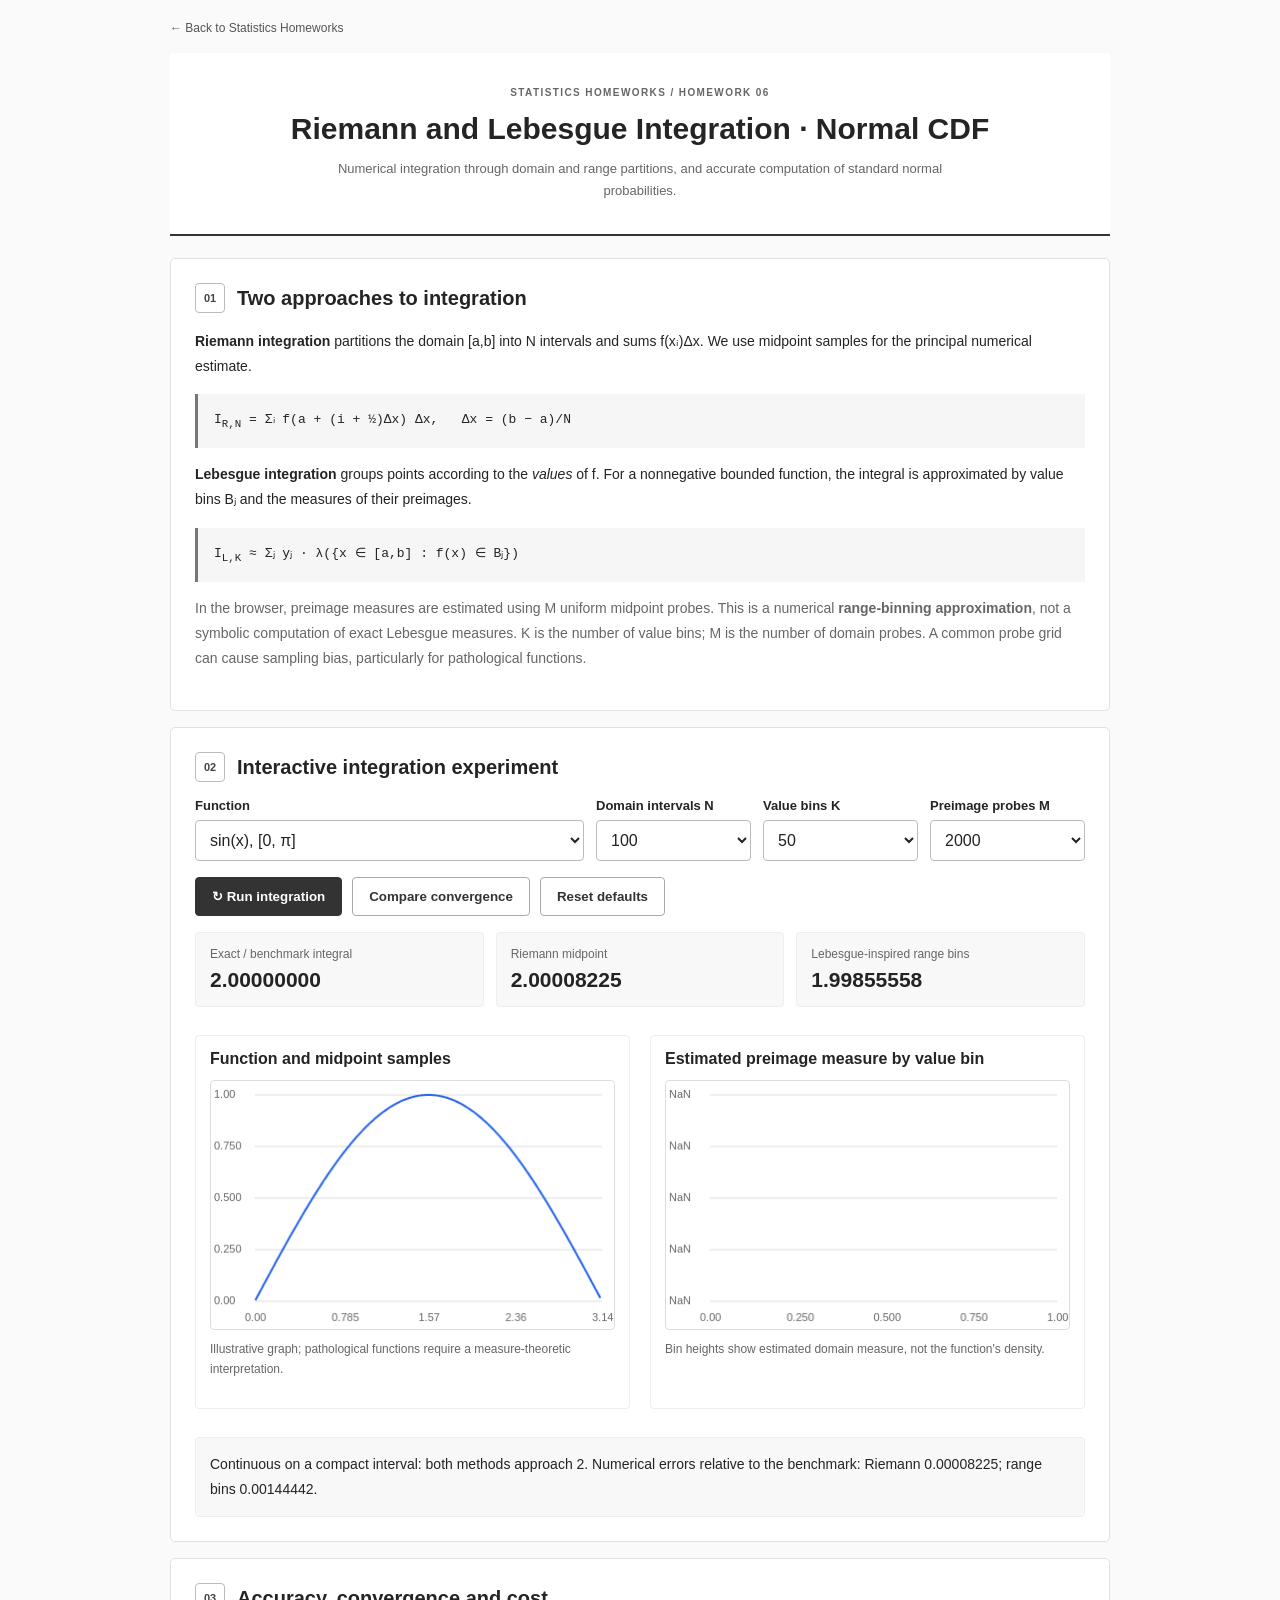
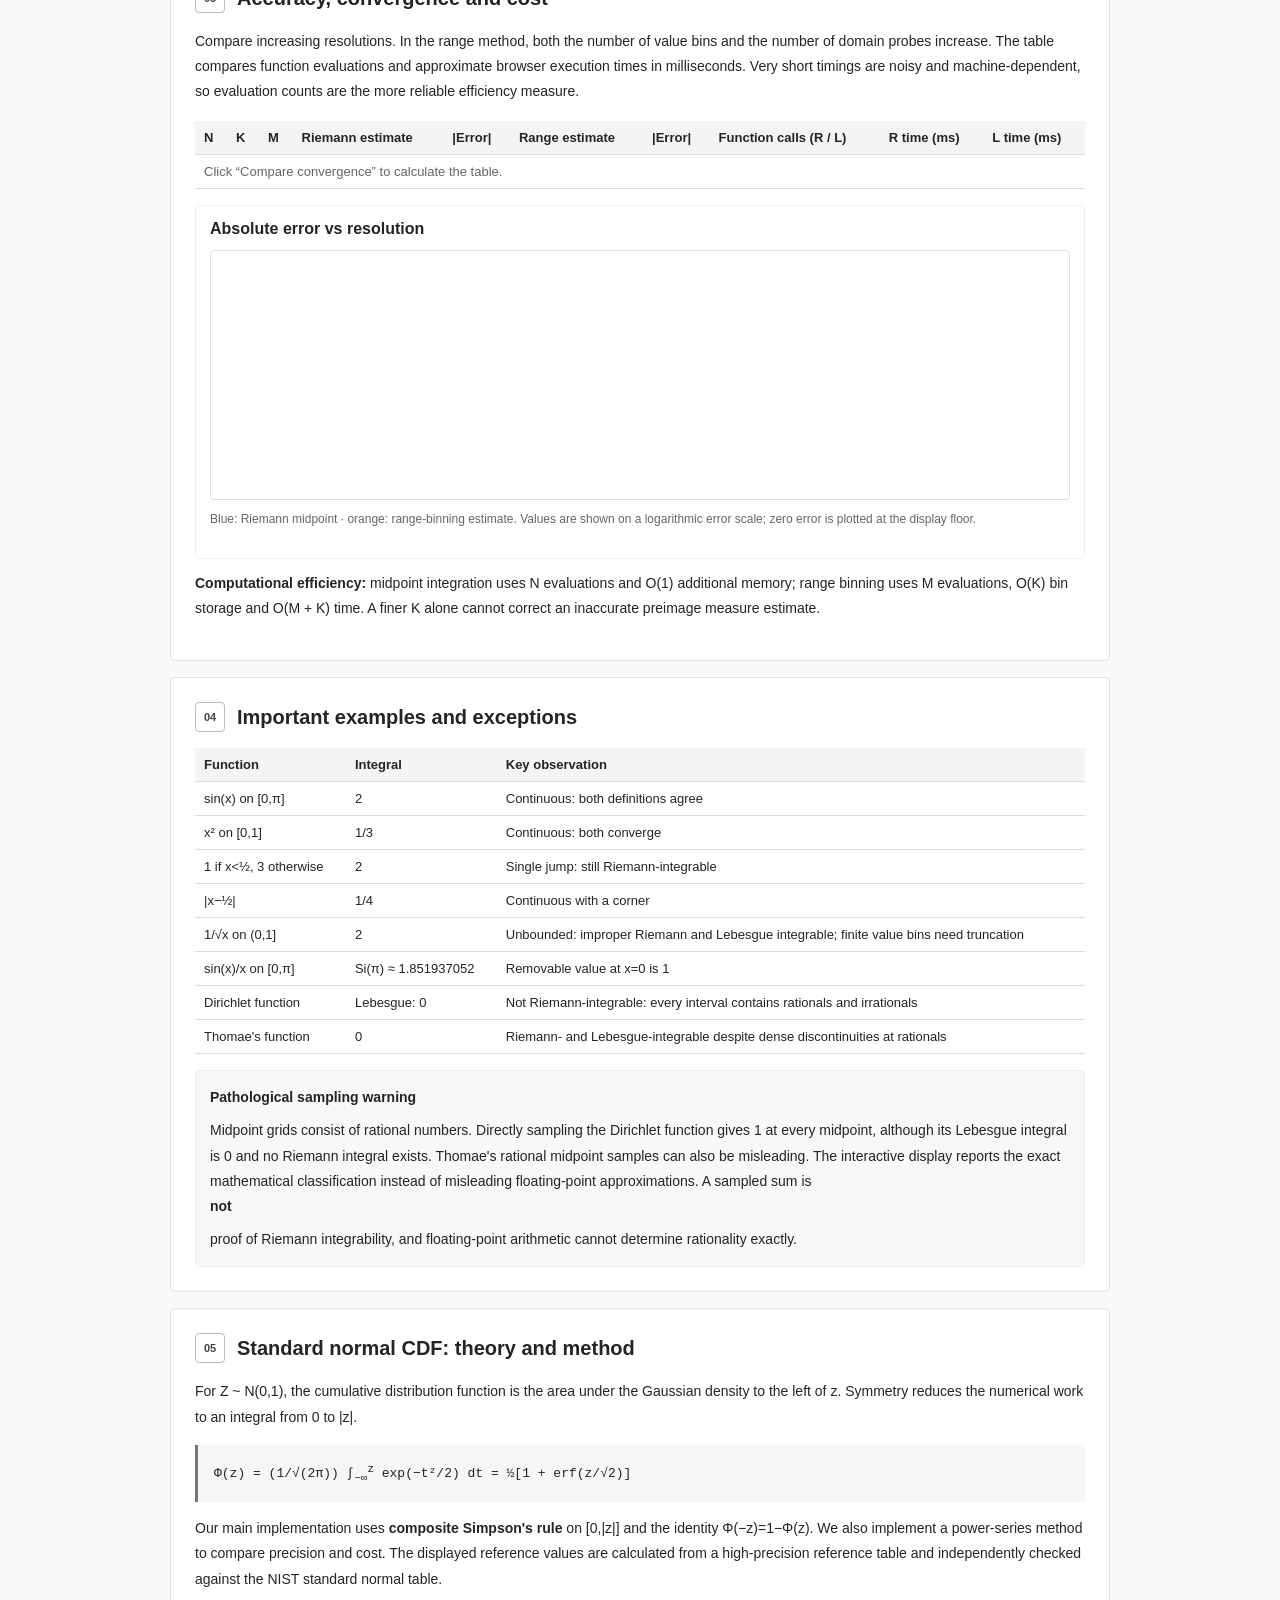
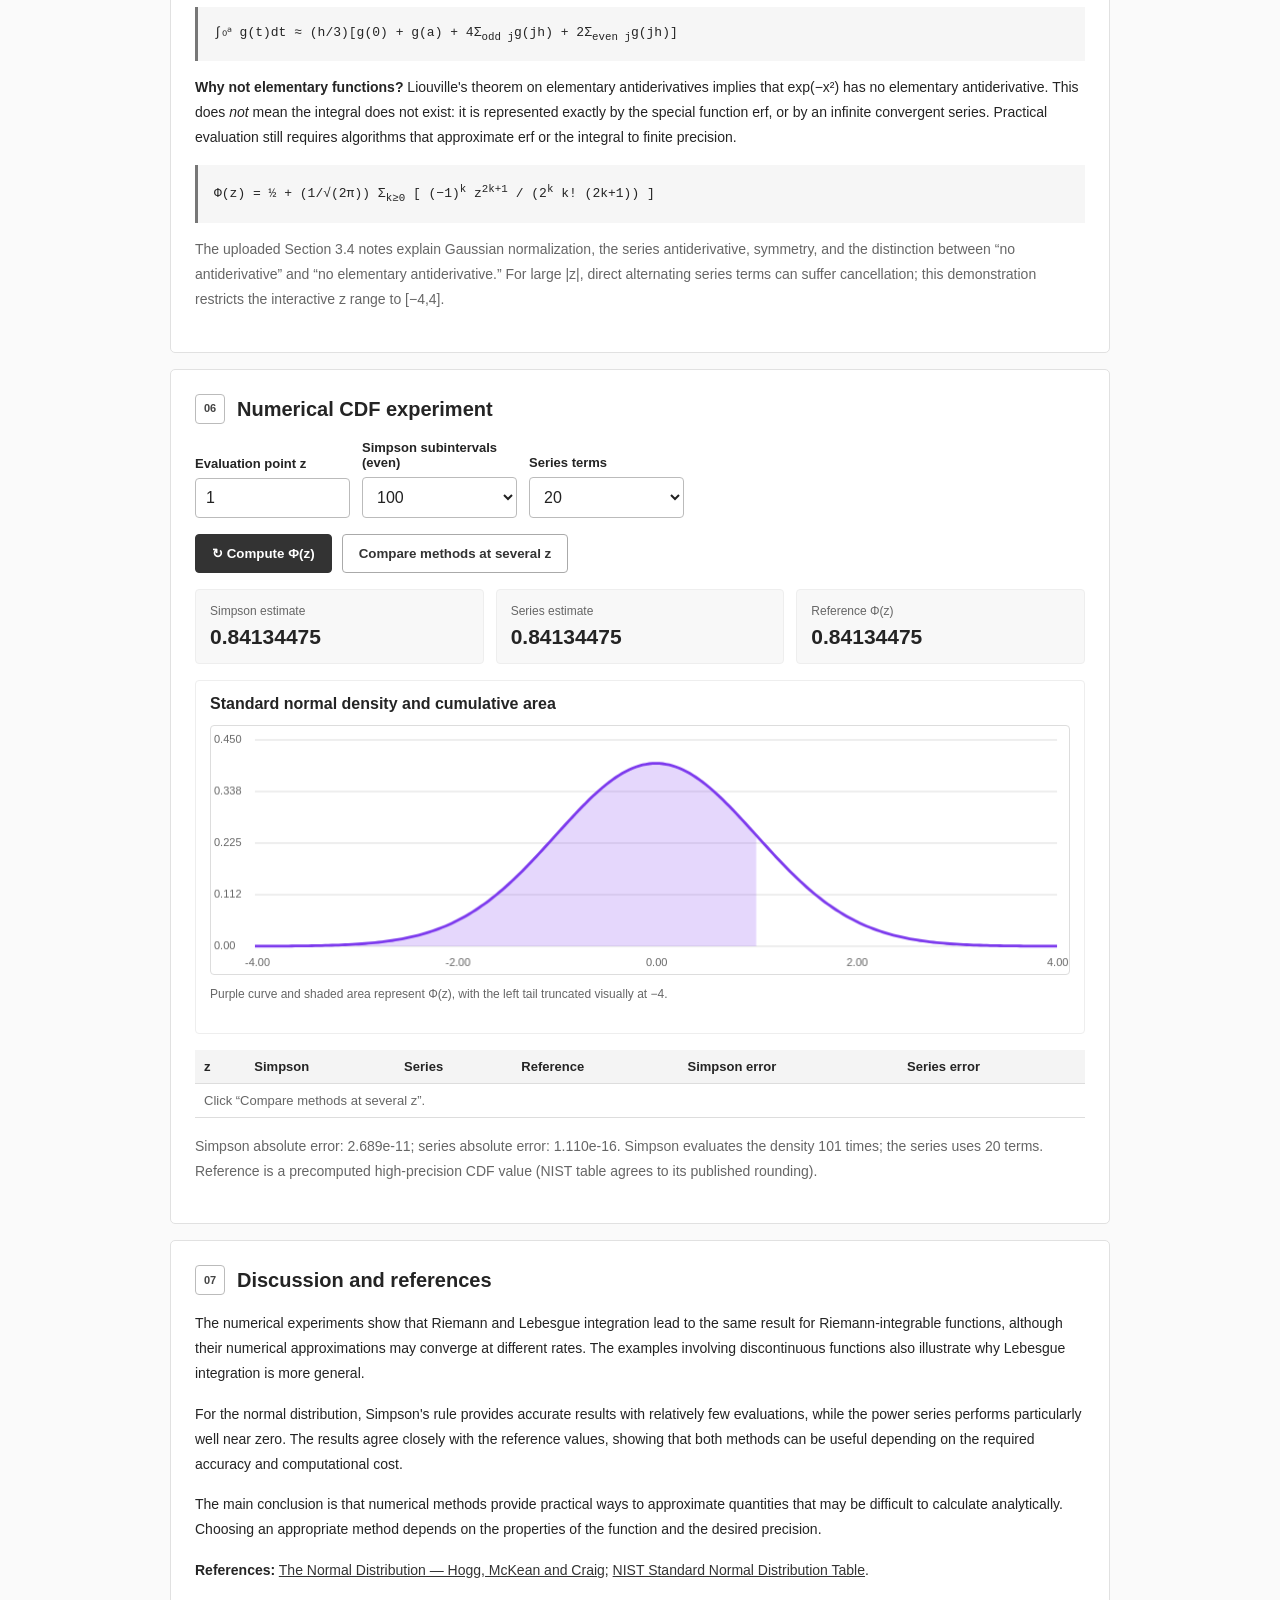
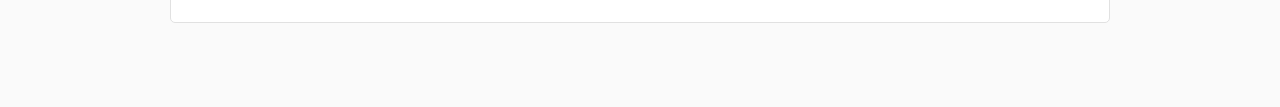
<file: Homework6/index.html>
<!DOCTYPE html>
<html lang="en"><head><meta charset="utf-8"><meta name="viewport" content="width=device-width,initial-scale=1"><title>Homework 6 | Numerical Integration and Normal CDF</title><link rel="stylesheet" href="style.css"></head>
<body><main class="wrap"><a class="backlink" href="../index.html">← Back to Statistics Homeworks</a><header class="hero"><div class="tag">STATISTICS HOMEWORKS / HOMEWORK 06</div><h1>Riemann and Lebesgue Integration · Normal CDF</h1><p>Numerical integration through domain and range partitions, and accurate computation of standard normal probabilities.</p></header>
<section class="card"><h2><span class="section-number">01</span>Two approaches to integration</h2><p><b>Riemann integration</b> partitions the domain [a,b] into N intervals and sums f(xᵢ)Δx. We use midpoint samples for the principal numerical estimate.</p><span class="formula">I<sub>R,N</sub> = Σᵢ f(a + (i + ½)Δx) Δx, &nbsp; Δx = (b − a)/N</span><p><b>Lebesgue integration</b> groups points according to the <i>values</i> of f. For a nonnegative bounded function, the integral is approximated by value bins Bⱼ and the measures of their preimages.</p><span class="formula">I<sub>L,K</sub> ≈ Σⱼ yⱼ · λ({x ∈ [a,b] : f(x) ∈ Bⱼ})</span><p class="muted">In the browser, preimage measures are estimated using M uniform midpoint probes. This is a numerical <b>range-binning approximation</b>, not a symbolic computation of exact Lebesgue measures. K is the number of value bins; M is the number of domain probes. A common probe grid can cause sampling bias, particularly for pathological functions.</p></section>
<section class="card"><h2><span class="section-number">02</span>Interactive integration experiment</h2><div class="controls"><div class="field"><label for="func">Function</label><select id="func"><option value="sin">sin(x), [0, π]</option><option value="square">x², [0, 1]</option><option value="step">1 / 3 step, [0, 1]</option><option value="abs">|x − 0.5|, [0, 1]</option><option value="root">1 / √x, (0, 1]</option><option value="indicator">1 if x &lt; 0.5 else 0</option><option value="sinc">sin(x)/x, [0, π]</option><option value="dirichlet">Dirichlet: 1 on ℚ, 0 elsewhere</option><option value="thomae">Thomae: 1/q on reduced p/q</option></select></div><div class="field compact"><label for="parts">Domain intervals N</label><select id="parts"><option>20</option><option selected>100</option><option>500</option><option>2000</option><option>10000</option></select></div><div class="field compact"><label for="bins">Value bins K</label><select id="bins"><option>10</option><option selected>50</option><option>100</option><option>250</option></select></div><div class="field compact"><label for="probes">Preimage probes M</label><select id="probes"><option>200</option><option selected>2000</option><option>10000</option><option>50000</option></select></div></div><div class="actions"><button id="run">↻ Run integration</button><button class="secondary" id="compare">Compare convergence</button><button class="secondary" id="reset">Reset defaults</button></div><div class="metric-grid"><div class="metric"><small>Exact / benchmark integral</small><strong id="exact">—</strong></div><div class="metric"><small>Riemann midpoint</small><strong id="riemann">—</strong></div><div class="metric"><small>Lebesgue-inspired range bins</small><strong id="lebesgue">—</strong></div></div><div class="grid2"><div class="chartbox"><h3>Function and midpoint samples</h3><canvas id="functionChart"></canvas><p class="legend">Illustrative graph; pathological functions require a measure-theoretic interpretation.</p></div><div class="chartbox"><h3>Estimated preimage measure by value bin</h3><canvas id="rangeChart"></canvas><p class="legend">Bin heights show estimated domain measure, not the function's density.</p></div></div><div class="note" id="integrationNote" aria-live="polite"></div></section>
<section class="card" id="convergence"><h2><span class="section-number">03</span>Accuracy, convergence and cost</h2><p>Compare increasing resolutions. In the range method, both the number of value bins and the number of domain probes increase. The table compares function evaluations and approximate browser execution times in milliseconds. Very short timings are noisy and machine-dependent, so evaluation counts are the more reliable efficiency measure.</p><div class="tablewrap"><table><thead><tr><th>N</th><th>K</th><th>M</th><th>Riemann estimate</th><th>|Error|</th><th>Range estimate</th><th>|Error|</th><th>Function calls (R / L)</th><th>R time (ms)</th><th>L time (ms)</th></tr></thead><tbody id="convergenceRows"><tr><td colspan="10" class="muted">Click “Compare convergence” to calculate the table.</td></tr></tbody></table></div><div class="chartbox"><h3>Absolute error vs resolution</h3><canvas id="errorChart"></canvas><p class="legend">Blue: Riemann midpoint · orange: range-binning estimate. Values are shown on a logarithmic error scale; zero error is plotted at the display floor.</p></div><p><b>Computational efficiency:</b> midpoint integration uses N evaluations and O(1) additional memory; range binning uses M evaluations, O(K) bin storage and O(M + K) time. A finer K alone cannot correct an inaccurate preimage measure estimate.</p></section>
<section class="card"><h2><span class="section-number">04</span>Important examples and exceptions</h2><div class="tablewrap"><table><thead><tr><th>Function</th><th>Integral</th><th>Key observation</th></tr></thead><tbody><tr><td>sin(x) on [0,π]</td><td>2</td><td>Continuous: both definitions agree</td></tr><tr><td>x² on [0,1]</td><td>1/3</td><td>Continuous: both converge</td></tr><tr><td>1 if x&lt;½, 3 otherwise</td><td>2</td><td>Single jump: still Riemann-integrable</td></tr><tr><td>|x−½|</td><td>1/4</td><td>Continuous with a corner</td></tr><tr><td>1/√x on (0,1]</td><td>2</td><td>Unbounded: improper Riemann and Lebesgue integrable; finite value bins need truncation</td></tr><tr><td>sin(x)/x on [0,π]</td><td>Si(π) ≈ 1.851937052</td><td>Removable value at x=0 is 1</td></tr><tr><td>Dirichlet function</td><td>Lebesgue: 0</td><td>Not Riemann-integrable: every interval contains rationals and irrationals</td></tr><tr><td>Thomae's function</td><td>0</td><td>Riemann- and Lebesgue-integrable despite dense discontinuities at rationals</td></tr></tbody></table></div><div class="note"><b>Pathological sampling warning</b> Midpoint grids consist of rational numbers. Directly sampling the Dirichlet function gives 1 at every midpoint, although its Lebesgue integral is 0 and no Riemann integral exists. Thomae's rational midpoint samples can also be misleading. The interactive display reports the exact mathematical classification instead of misleading floating-point approximations. A sampled sum is <b>not</b> proof of Riemann integrability, and floating-point arithmetic cannot determine rationality exactly.</div></section>
<section class="card"><h2><span class="section-number">05</span>Standard normal CDF: theory and method</h2><p>For Z ~ N(0,1), the cumulative distribution function is the area under the Gaussian density to the left of z. Symmetry reduces the numerical work to an integral from 0 to |z|.</p><span class="formula">Φ(z) = (1/√(2π)) ∫<sub>−∞</sub><sup>z</sup> exp(−t²/2) dt = ½[1 + erf(z/√2)]</span><p>Our main implementation uses <b>composite Simpson's rule</b> on [0,|z|] and the identity Φ(−z)=1−Φ(z). We also implement a power-series method to compare precision and cost. The displayed reference values are calculated from a high-precision reference table and independently checked against the NIST standard normal table.</p><span class="formula">∫₀ᵃ g(t)dt ≈ (h/3)[g(0) + g(a) + 4Σ<sub>odd j</sub>g(jh) + 2Σ<sub>even j</sub>g(jh)]</span><p><b>Why not elementary functions?</b> Liouville's theorem on elementary antiderivatives implies that exp(−x²) has no elementary antiderivative. This does <i>not</i> mean the integral does not exist: it is represented exactly by the special function erf, or by an infinite convergent series. Practical evaluation still requires algorithms that approximate erf or the integral to finite precision.</p><span class="formula">Φ(z) = ½ + (1/√(2π)) Σ<sub>k≥0</sub> [ (−1)<sup>k</sup> z<sup>2k+1</sup> / (2<sup>k</sup> k! (2k+1)) ]</span><p class="muted">The uploaded Section 3.4 notes explain Gaussian normalization, the series antiderivative, symmetry, and the distinction between “no antiderivative” and “no elementary antiderivative.” For large |z|, direct alternating series terms can suffer cancellation; this demonstration restricts the interactive z range to [−4,4].</p></section>
<section class="card"><h2><span class="section-number">06</span>Numerical CDF experiment</h2><div class="controls"><div class="field compact"><label for="z">Evaluation point z</label><input id="z" type="number" min="-4" max="4" step="0.25" value="1"></div><div class="field compact"><label for="simpsonN">Simpson subintervals (even)</label><select id="simpsonN"><option>8</option><option>20</option><option selected>100</option><option>500</option><option>2000</option></select></div><div class="field compact"><label for="terms">Series terms</label><select id="terms"><option>5</option><option>10</option><option selected>20</option><option>40</option><option>80</option></select></div></div><div class="actions"><button id="cdfRun">↻ Compute Φ(z)</button><button class="secondary" id="cdfCompare">Compare methods at several z</button></div><div class="metric-grid"><div class="metric"><small>Simpson estimate</small><strong id="cdfSimpson">—</strong></div><div class="metric"><small>Series estimate</small><strong id="cdfSeries">—</strong></div><div class="metric"><small>Reference Φ(z)</small><strong id="cdfReference">—</strong></div></div><div class="chartbox"><h3>Standard normal density and cumulative area</h3><canvas id="normalChart"></canvas><p class="legend">Purple curve and shaded area represent Φ(z), with the left tail truncated visually at −4.</p></div><div class="tablewrap"><table><thead><tr><th>z</th><th>Simpson</th><th>Series</th><th>Reference</th><th>Simpson error</th><th>Series error</th></tr></thead><tbody id="cdfRows"><tr><td colspan="6" class="muted">Click “Compare methods at several z”.</td></tr></tbody></table></div><p id="cdfNote" class="muted"></p></section>
<section class="card"><h2><span class="section-number">07</span>Discussion and references</h2>
<p>The numerical experiments show that Riemann and Lebesgue integration lead to the same result for Riemann-integrable functions, although their numerical approximations may converge at different rates. The examples involving discontinuous functions also illustrate why Lebesgue integration is more general.</p>
<p>For the normal distribution, Simpson's rule provides accurate results with relatively few evaluations, while the power series performs particularly well near zero. The results agree closely with the reference values, showing that both methods can be useful depending on the required accuracy and computational cost.</p>
<p>The main conclusion is that numerical methods provide practical ways to approximate quantities that may be difficult to calculate analytically. Choosing an appropriate method depends on the properties of the function and the desired precision.</p>
<p><b>References:</b> <a href="https://faculty.etsu.edu/gardnerr/4047/notes-Hogg-McKean-Craig/Hogg-McKean-Craig-3-4.pdf" target="_blank" rel="noopener">The Normal Distribution — Hogg, McKean and Craig</a>; <a href="https://www.itl.nist.gov/div898/handbook/eda/section3/eda3671.htm" target="_blank" rel="noopener">NIST Standard Normal Distribution Table</a>.</p></section>
</main><script src="script.js"></script></body></html>
</file>
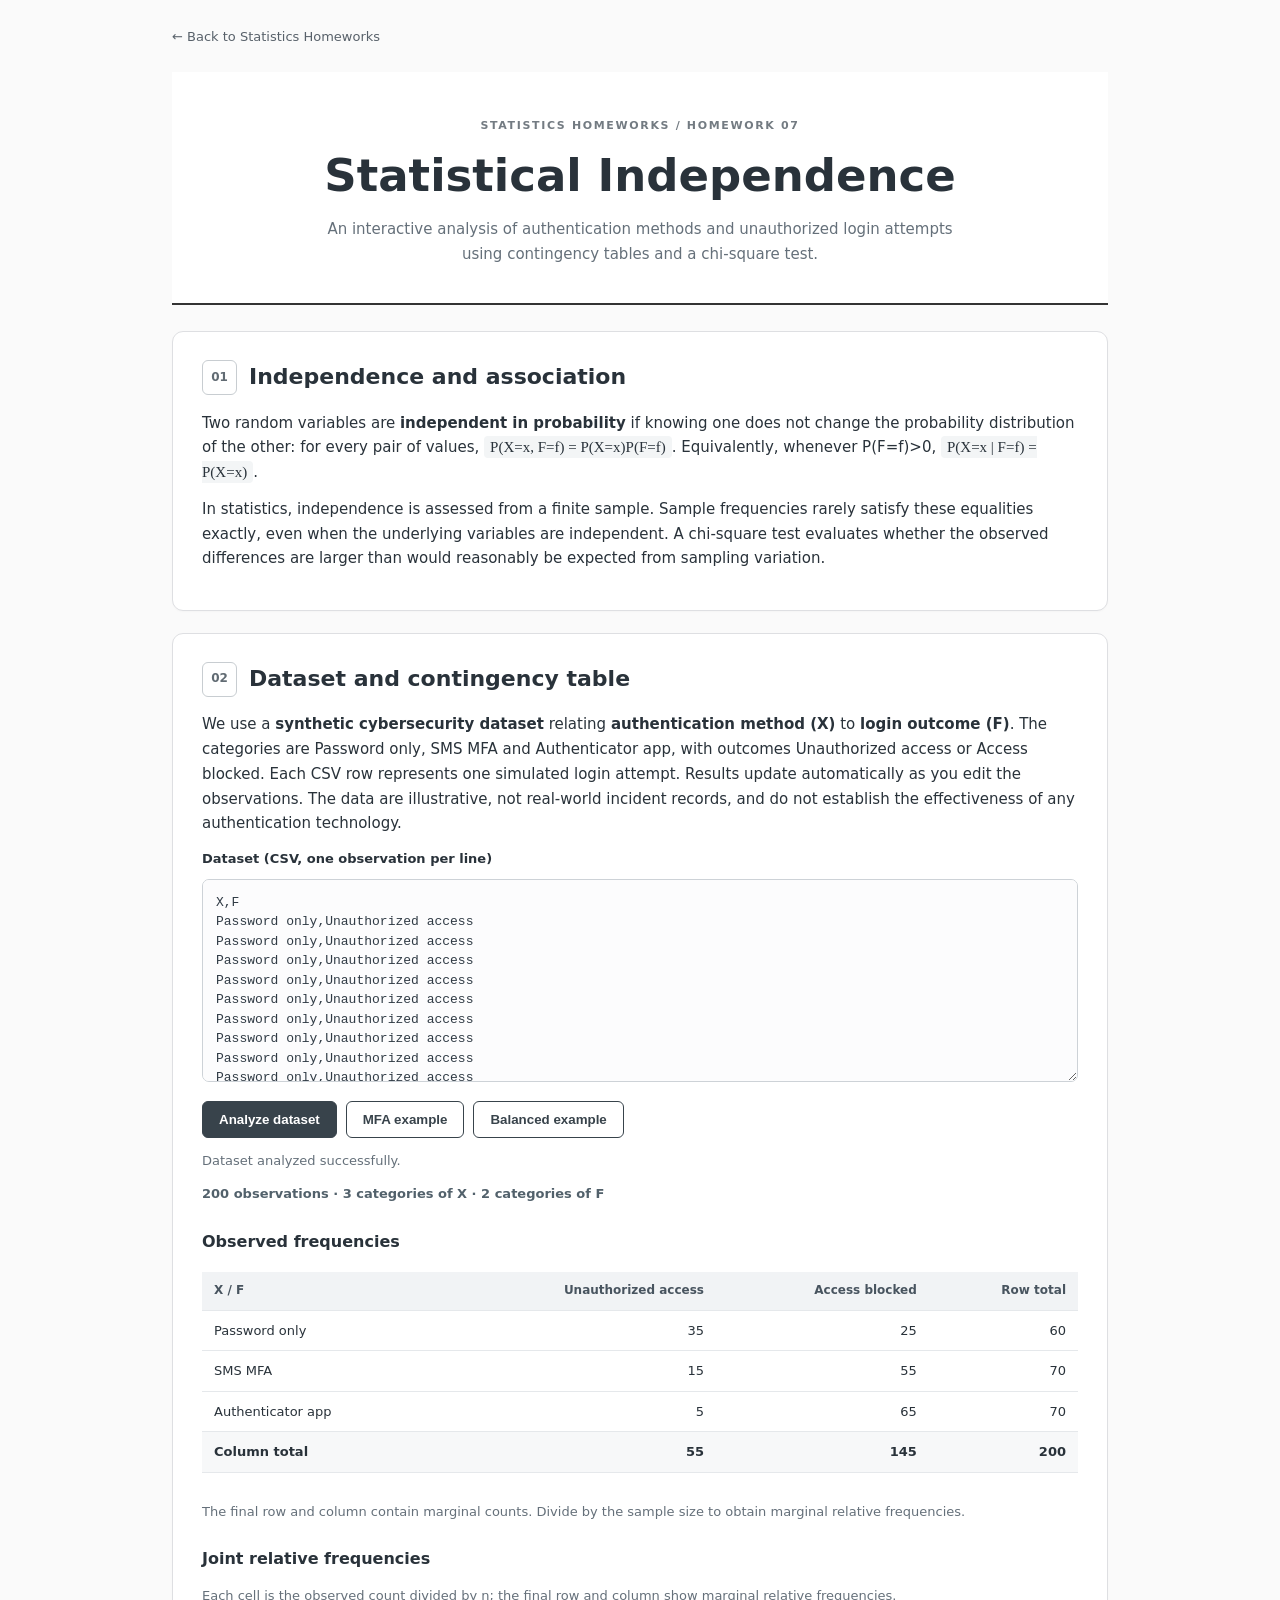
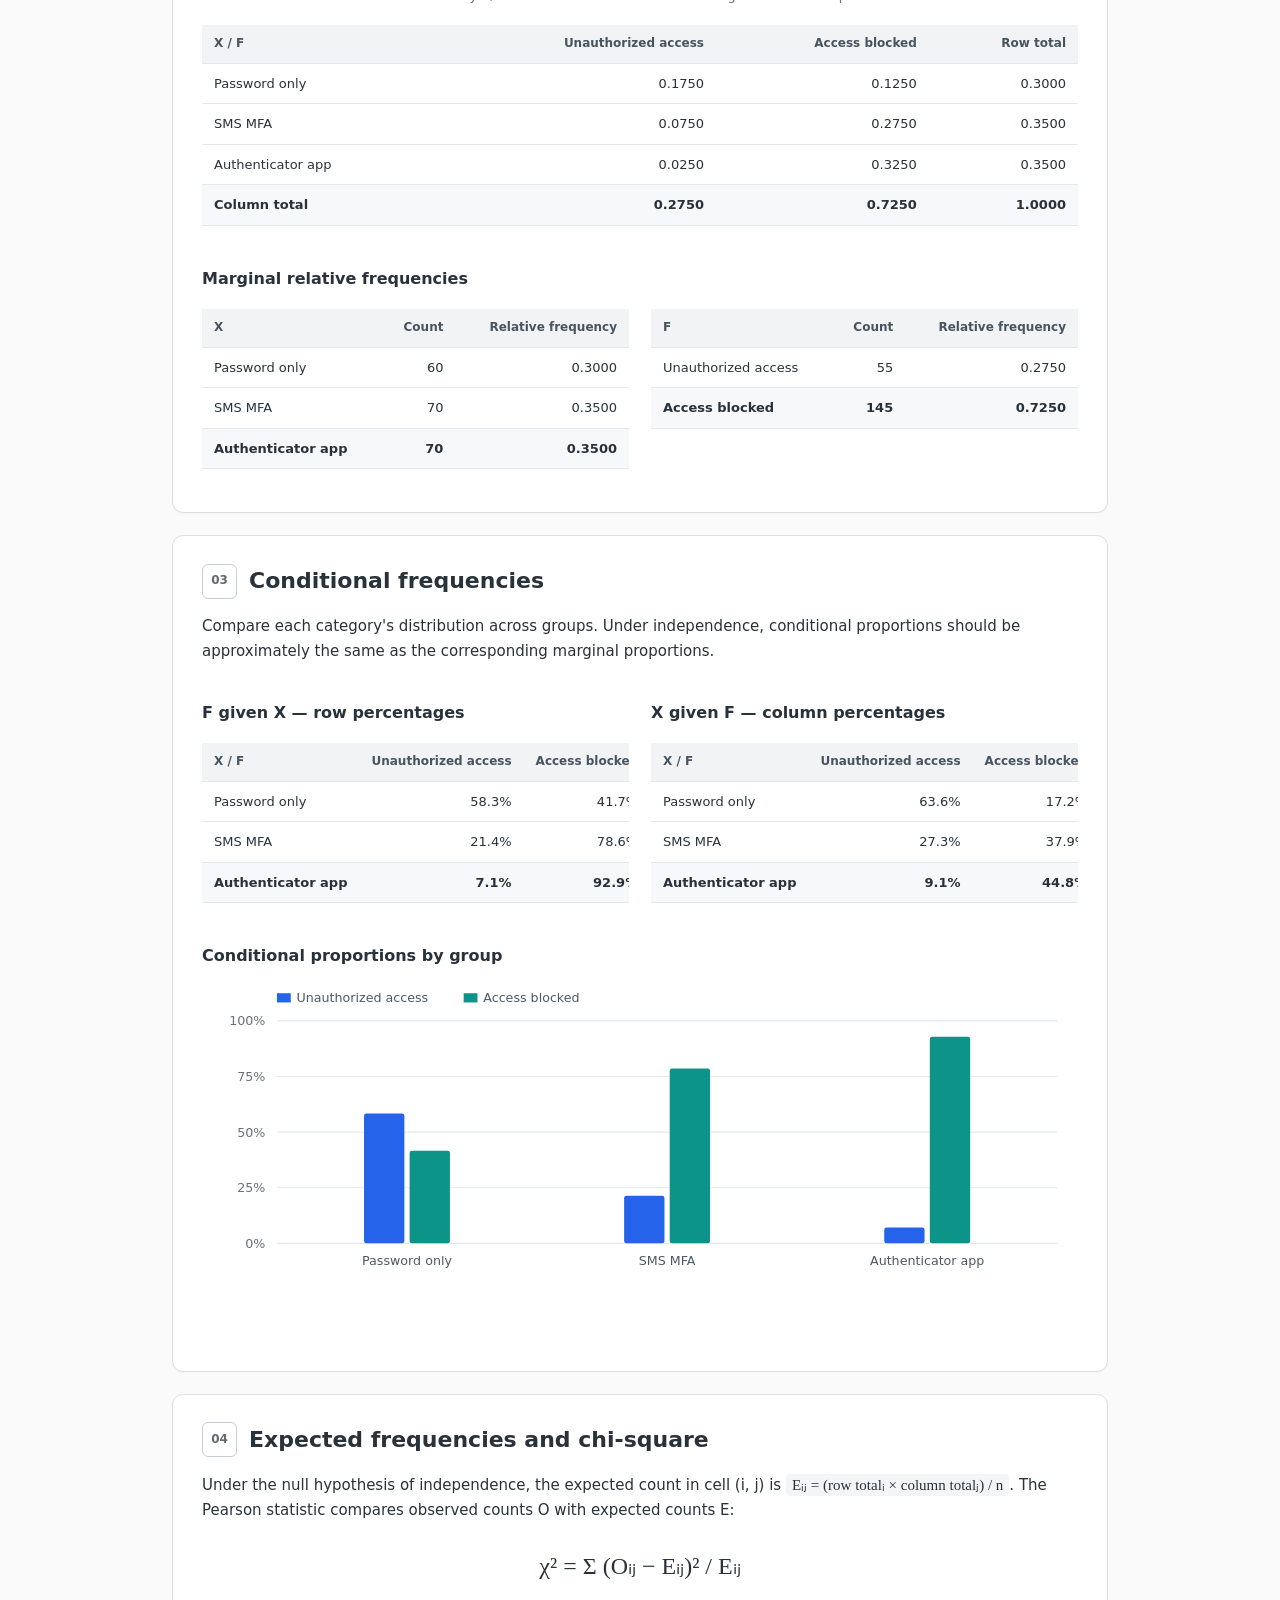
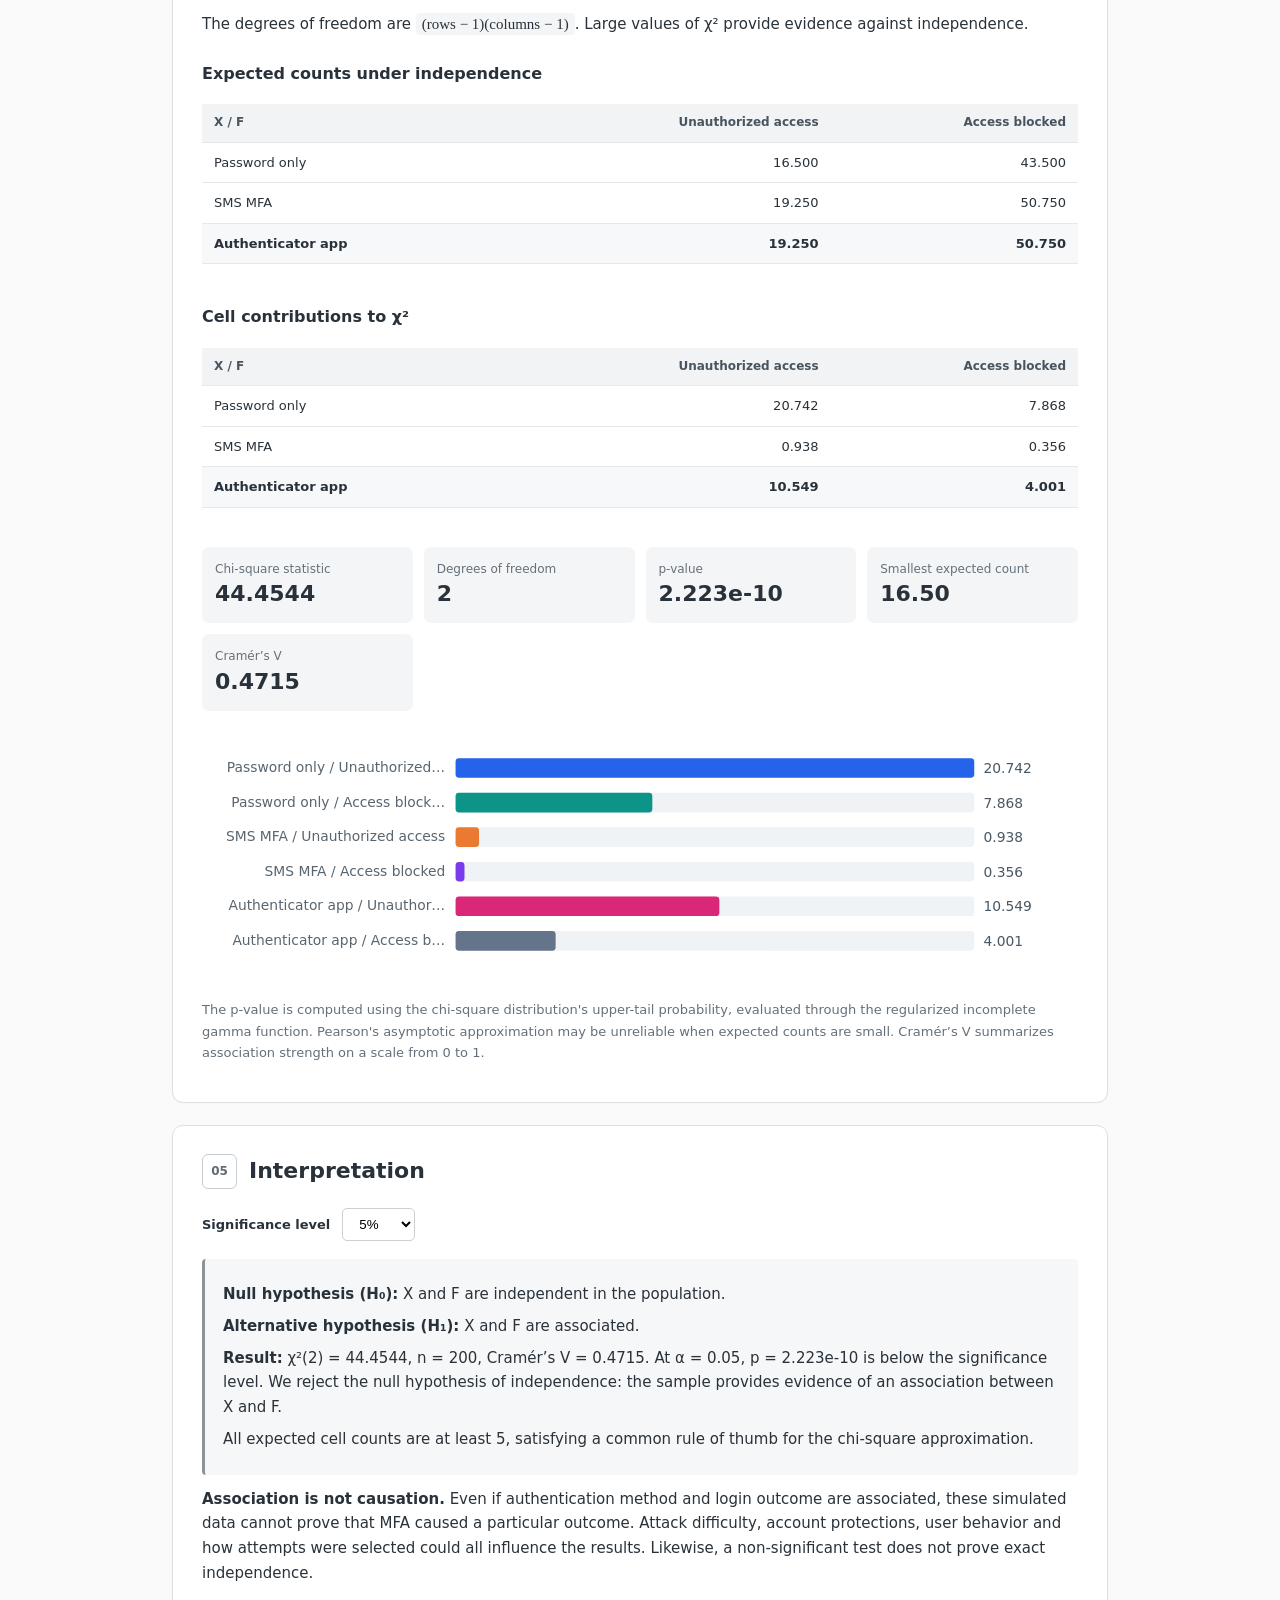
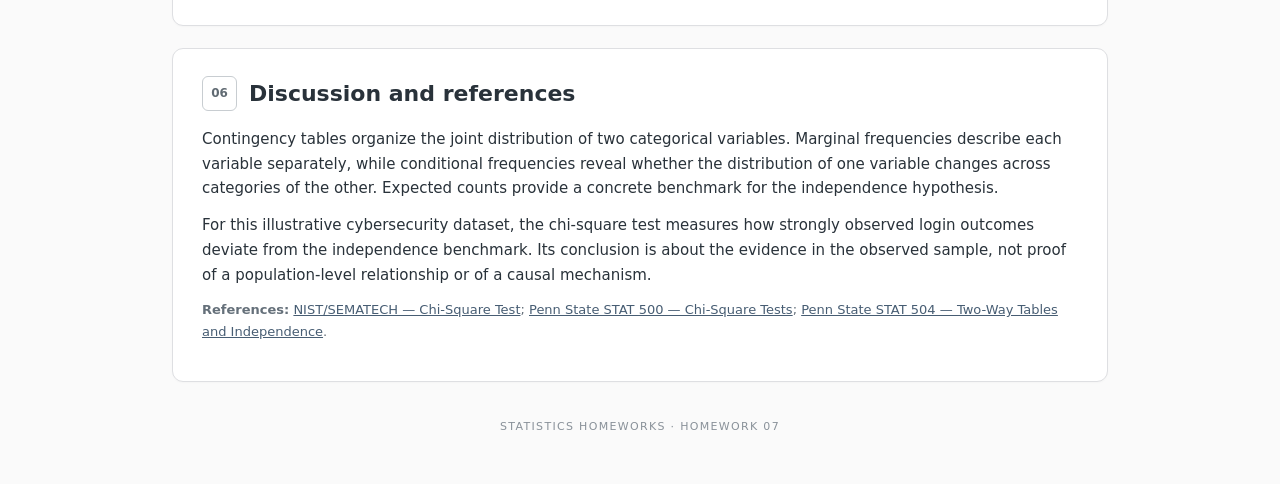
<file: Homework7/index.html>
<!doctype html><html lang="en"><head><meta charset="utf-8"><meta name="viewport" content="width=device-width,initial-scale=1"><title>Homework 7 | Statistical Independence</title><link rel="stylesheet" href="style.css"></head><body><main class="wrap"><a class="backlink" href="../index.html">← Back to Statistics Homeworks</a><header class="hero"><div class="tag">STATISTICS HOMEWORKS / HOMEWORK 07</div><h1>Statistical Independence</h1><p>An interactive analysis of authentication methods and unauthorized login attempts using contingency tables and a chi-square test.</p></header>
<section class="card"><h2><span class="section-number">01</span>Independence and association</h2><p>Two random variables are <strong>independent in probability</strong> if knowing one does not change the probability distribution of the other: for every pair of values, <span class="formula">P(X=x, F=f) = P(X=x)P(F=f)</span>. Equivalently, whenever P(F=f)&gt;0, <span class="formula">P(X=x | F=f) = P(X=x)</span>.</p><p>In statistics, independence is assessed from a finite sample. Sample frequencies rarely satisfy these equalities exactly, even when the underlying variables are independent. A chi-square test evaluates whether the observed differences are larger than would reasonably be expected from sampling variation.</p></section>
<section class="card"><h2><span class="section-number">02</span>Dataset and contingency table</h2><p>We use a <strong>synthetic cybersecurity dataset</strong> relating <strong>authentication method (X)</strong> to <strong>login outcome (F)</strong>. The categories are Password only, SMS MFA and Authenticator app, with outcomes Unauthorized access or Access blocked. Each CSV row represents one simulated login attempt. Results update automatically as you edit the observations. The data are illustrative, not real-world incident records, and do not establish the effectiveness of any authentication technology.</p><div class="controls"><label for="dataset">Dataset (CSV, one observation per line)</label><textarea id="dataset" spellcheck="false" rows="9"></textarea><div class="buttonrow"><button id="analyze">Analyze dataset</button><button id="load-associated" class="secondary">MFA example</button><button id="load-independent" class="secondary">Balanced example</button></div><p class="note" id="status" role="status"></p></div><div id="sample-summary" class="summary"></div><h3>Observed frequencies</h3><div class="table-scroll" id="observed"></div><p class="hint">The final row and column contain marginal counts. Divide by the sample size to obtain marginal relative frequencies.</p><h3>Joint relative frequencies</h3><p class="hint">Each cell is the observed count divided by n; the final row and column show marginal relative frequencies.</p><div class="table-scroll" id="joint"></div><h3>Marginal relative frequencies</h3><div class="grid2"><div id="marginal-x"></div><div id="marginal-f"></div></div></section>
<section class="card"><h2><span class="section-number">03</span>Conditional frequencies</h2><p>Compare each category's distribution across groups. Under independence, conditional proportions should be approximately the same as the corresponding marginal proportions.</p><div class="grid2"><div><h3>F given X — row percentages</h3><div class="table-scroll" id="conditional-row"></div></div><div><h3>X given F — column percentages</h3><div class="table-scroll" id="conditional-col"></div></div></div><h3>Conditional proportions by group</h3><div id="conditional-chart" class="chart"></div></section>
<section class="card"><h2><span class="section-number">04</span>Expected frequencies and chi-square</h2><p>Under the null hypothesis of independence, the expected count in cell (i, j) is <span class="formula">Eᵢⱼ = (row totalᵢ × column totalⱼ) / n</span>. The Pearson statistic compares observed counts O with expected counts E:</p><div class="mathline">χ² = Σ (Oᵢⱼ − Eᵢⱼ)² / Eᵢⱼ</div><p>The degrees of freedom are <span class="formula">(rows − 1)(columns − 1)</span>. Large values of χ² provide evidence against independence.</p><h3>Expected counts under independence</h3><div class="table-scroll" id="expected"></div><h3>Cell contributions to χ²</h3><div class="table-scroll" id="contributions"></div><div class="metrics"><div><small>Chi-square statistic</small><strong id="chi2">—</strong></div><div><small>Degrees of freedom</small><strong id="df">—</strong></div><div><small>p-value</small><strong id="pvalue">—</strong></div><div><small>Smallest expected count</small><strong id="minexpected">—</strong></div><div><small>Cramér’s V</small><strong id="cramers-v">—</strong></div></div><div id="chi-chart" class="chart"></div><p class="hint">The p-value is computed using the chi-square distribution's upper-tail probability, evaluated through the regularized incomplete gamma function. Pearson's asymptotic approximation may be unreliable when expected counts are small. Cramér’s V summarizes association strength on a scale from 0 to 1.</p></section>
<section class="card"><h2><span class="section-number">05</span>Interpretation</h2><div class="controls compact"><label for="alpha">Significance level</label><select id="alpha"><option value="0.01">1%</option><option value="0.05" selected>5%</option><option value="0.10">10%</option></select></div><div id="interpretation" class="interpretation"></div><p><strong>Association is not causation.</strong> Even if authentication method and login outcome are associated, these simulated data cannot prove that MFA caused a particular outcome. Attack difficulty, account protections, user behavior and how attempts were selected could all influence the results. Likewise, a non-significant test does not prove exact independence.</p></section>
<section class="card"><h2><span class="section-number">06</span>Discussion and references</h2><p>Contingency tables organize the joint distribution of two categorical variables. Marginal frequencies describe each variable separately, while conditional frequencies reveal whether the distribution of one variable changes across categories of the other. Expected counts provide a concrete benchmark for the independence hypothesis.</p><p>For this illustrative cybersecurity dataset, the chi-square test measures how strongly observed login outcomes deviate from the independence benchmark. Its conclusion is about the evidence in the observed sample, not proof of a population-level relationship or of a causal mechanism.</p><p class="hint"><strong>References:</strong> <a href="https://www.itl.nist.gov/div898/handbook/eda/section3/eda35f.htm" target="_blank" rel="noopener">NIST/SEMATECH — Chi-Square Test</a>; <a href="https://online.stat.psu.edu/stat500/lesson/8" target="_blank" rel="noopener">Penn State STAT 500 — Chi-Square Tests</a>; <a href="https://online.stat.psu.edu/stat504/lesson/2/2.1" target="_blank" rel="noopener">Penn State STAT 504 — Two-Way Tables and Independence</a>.</p></section><footer>STATISTICS HOMEWORKS · HOMEWORK 07</footer></main><script src="script.js"></script></body></html>
</file>
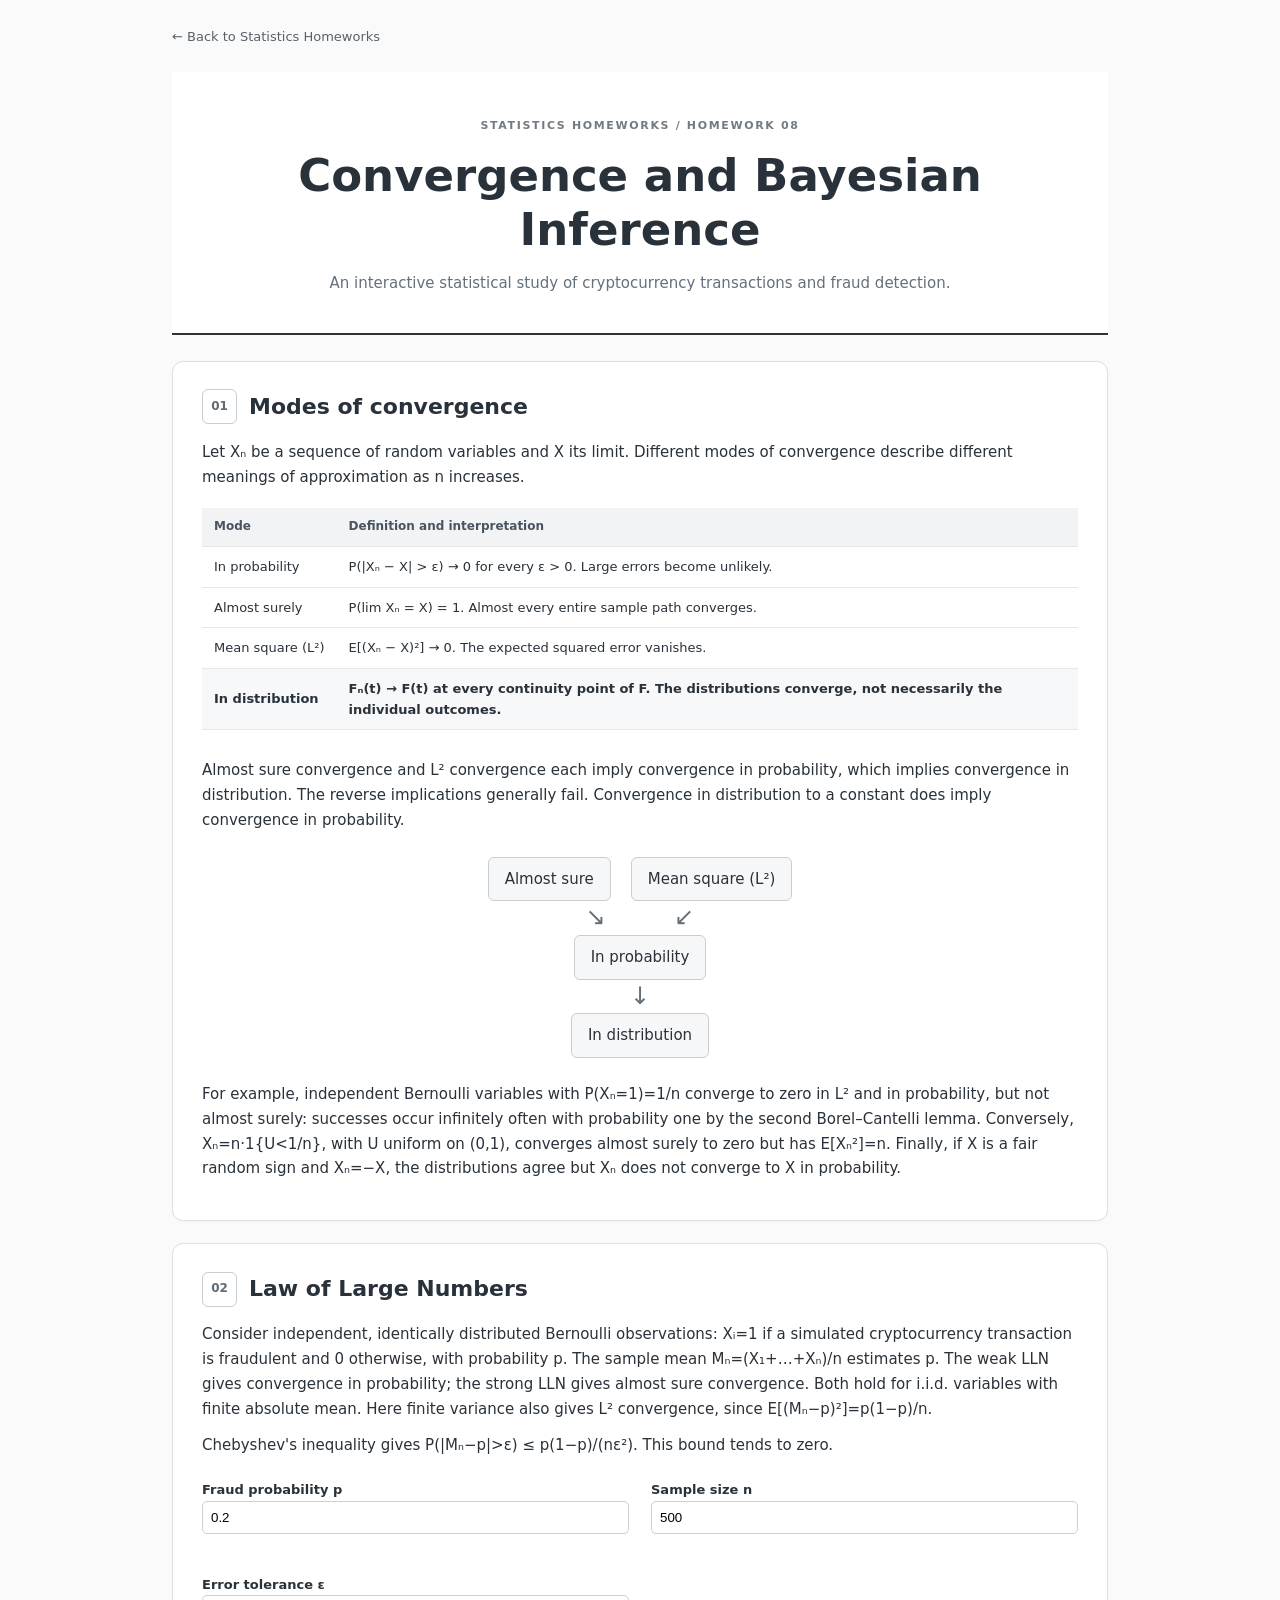
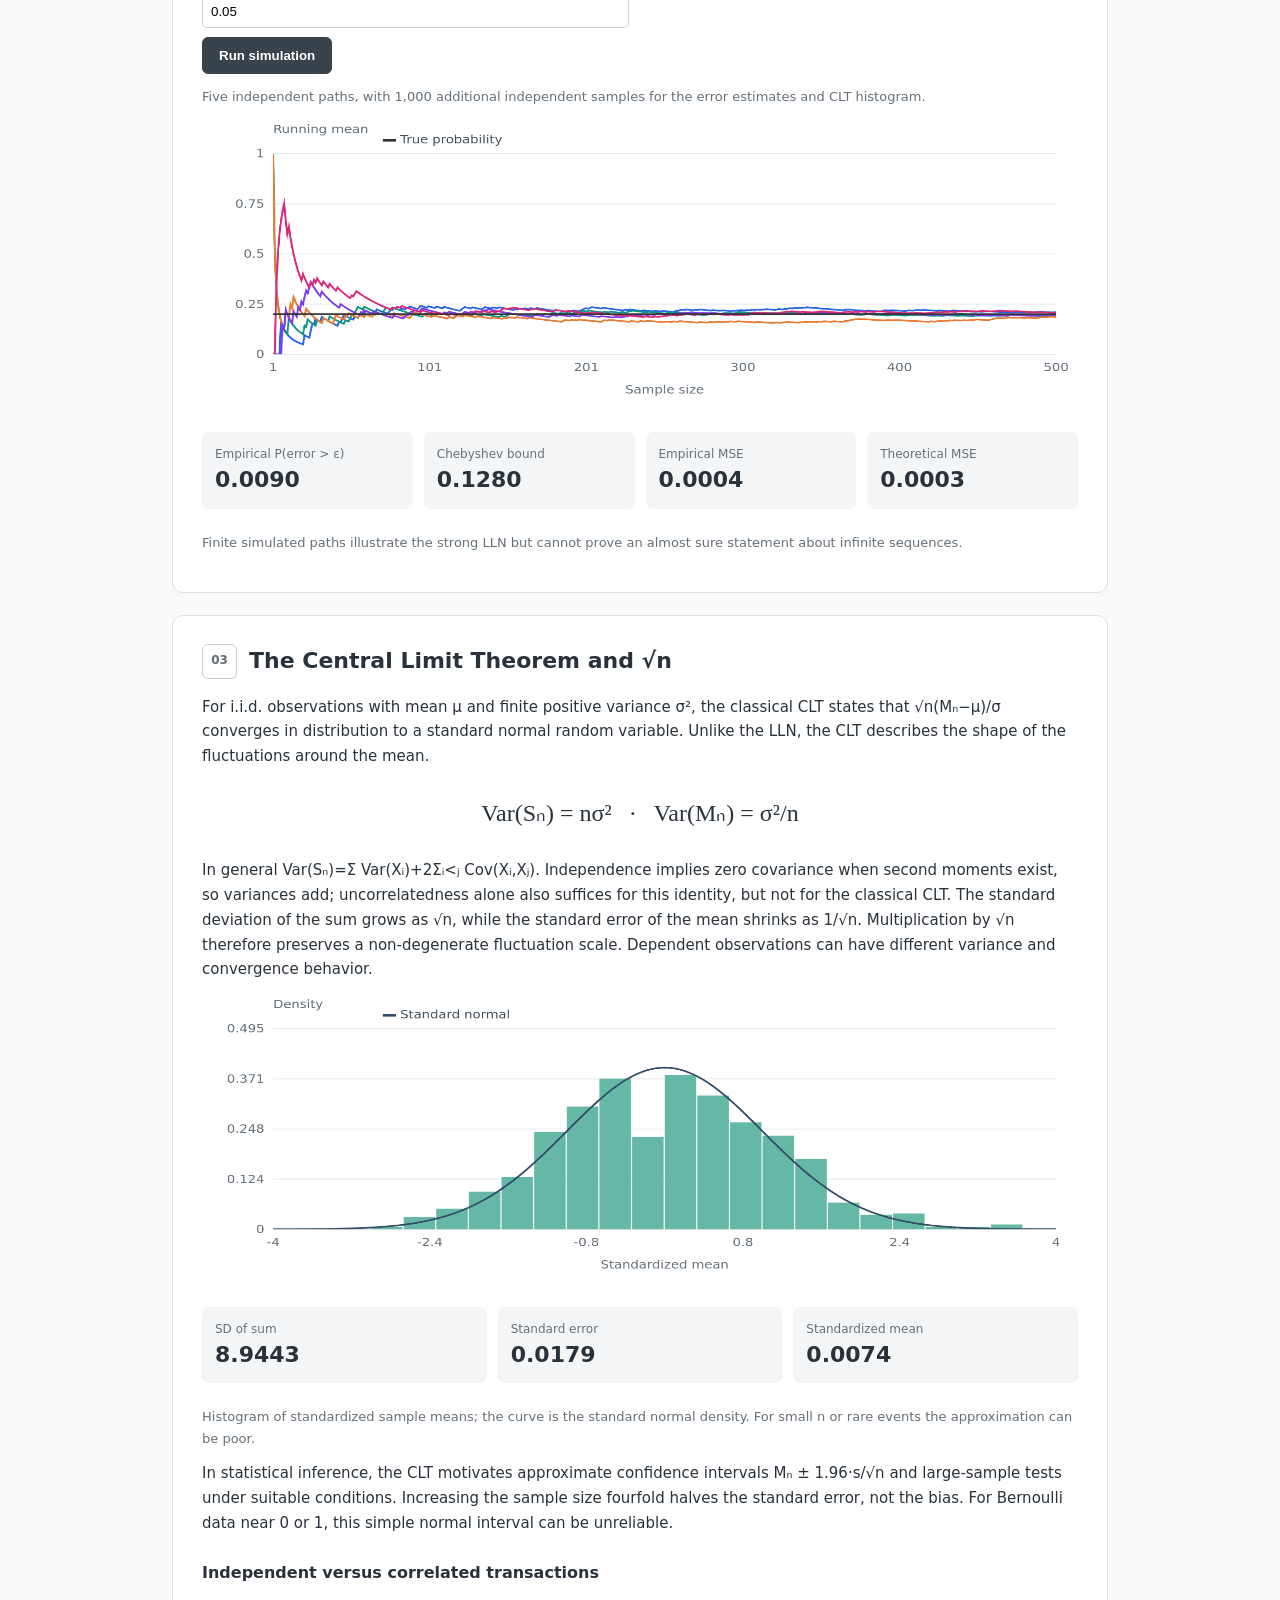
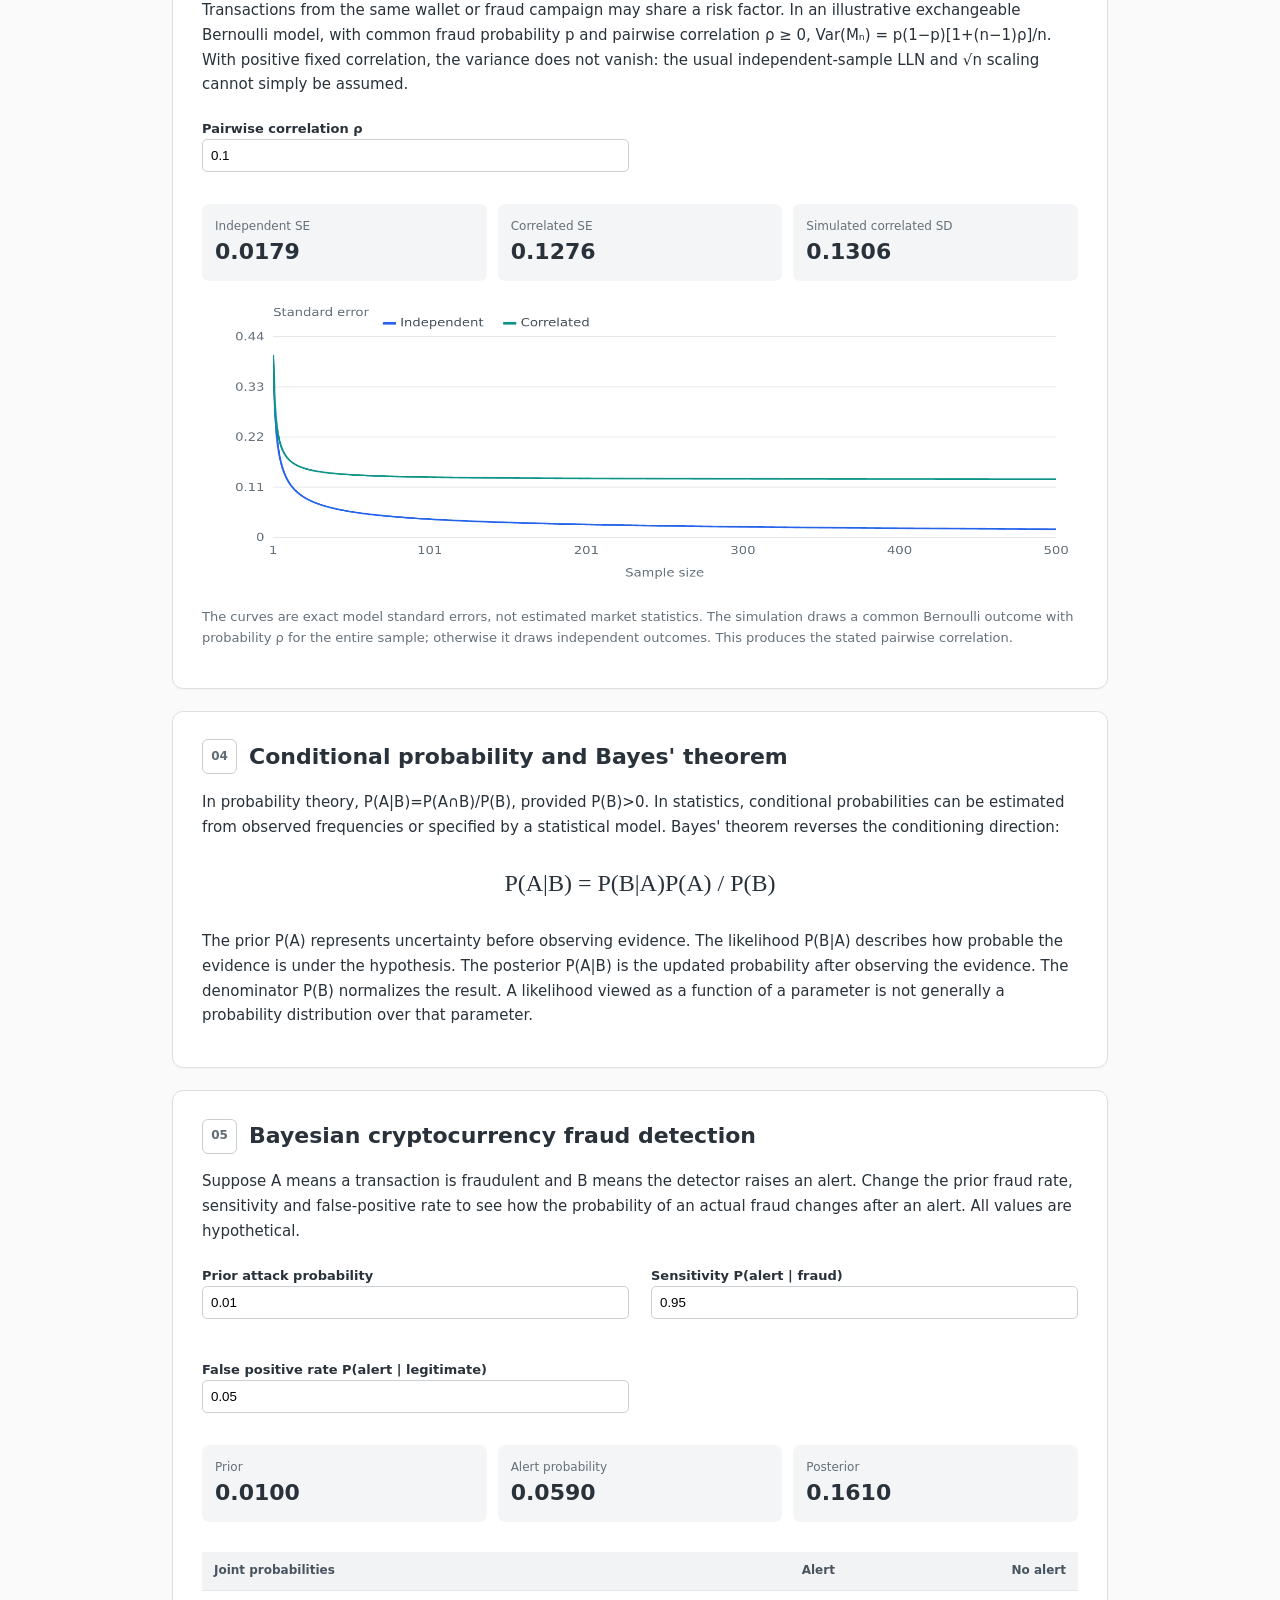
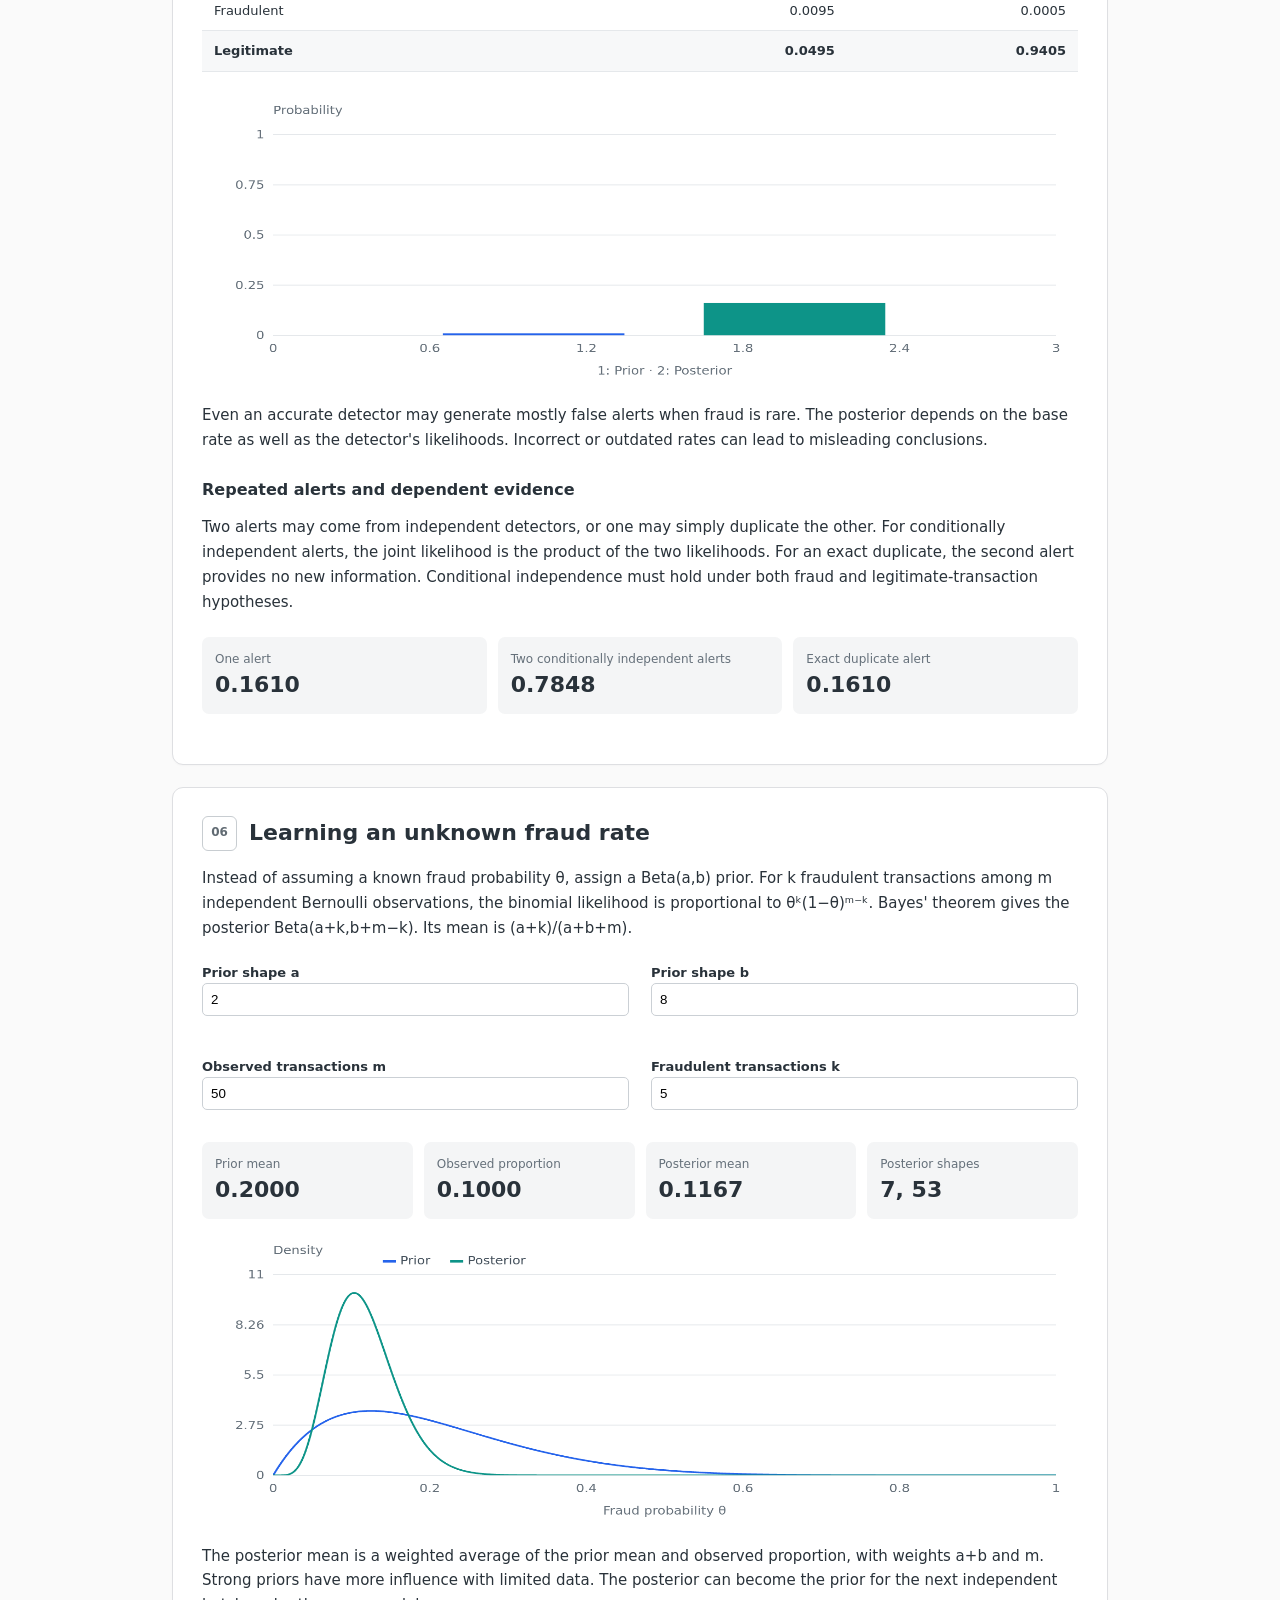
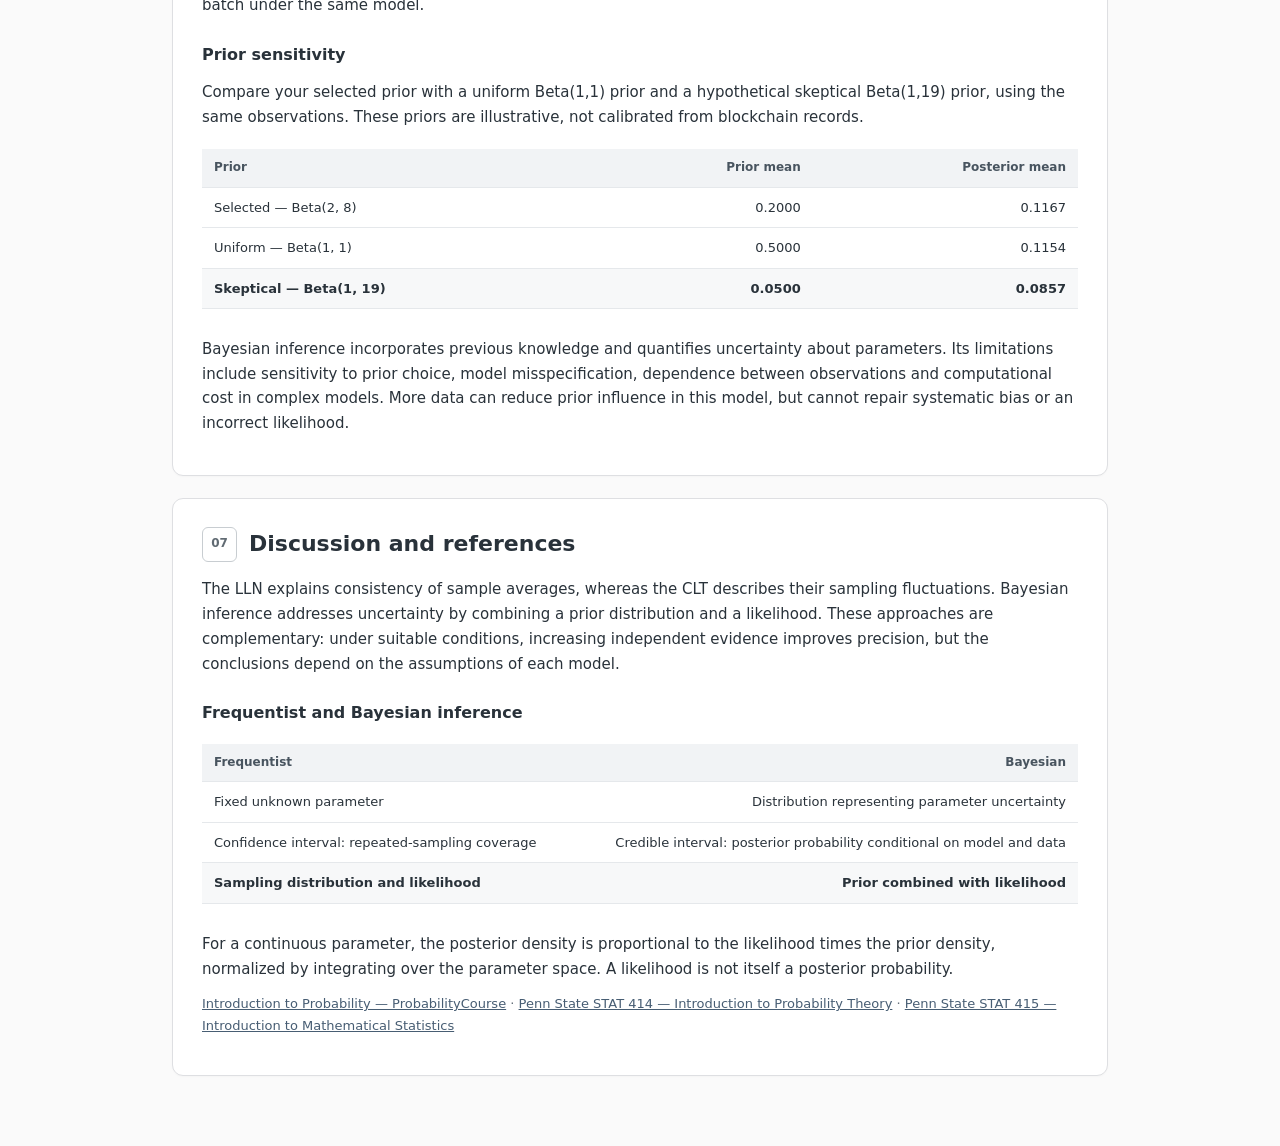
<file: Homework8/index.html>
<!doctype html><html lang="en"><head><meta charset="utf-8"><meta name="viewport" content="width=device-width,initial-scale=1"><title>Homework 8 | Convergence and Bayesian Inference</title><link rel="stylesheet" href="style.css"></head><body><main class="wrap"><a class="backlink" href="../index.html">← Back to Statistics Homeworks</a><header class="hero"><div class="tag">STATISTICS HOMEWORKS / HOMEWORK 08</div><h1>Convergence and Bayesian Inference</h1><p>An interactive statistical study of cryptocurrency transactions and fraud detection.</p></header>
<section class="card"><h2><span class="section-number">01</span>Modes of convergence</h2><p>Let Xₙ be a sequence of random variables and X its limit. Different modes of convergence describe different meanings of approximation as n increases.</p><div class="table-scroll"><table><thead><tr><th>Mode</th><th style="text-align:left">Definition and interpretation</th></tr></thead><tbody><tr><td>In probability</td><td style="white-space:normal;text-align:left">P(|Xₙ − X| &gt; ε) → 0 for every ε &gt; 0. Large errors become unlikely.</td></tr><tr><td>Almost surely</td><td style="white-space:normal;text-align:left">P(lim Xₙ = X) = 1. Almost every entire sample path converges.</td></tr><tr><td>Mean square (L²)</td><td style="white-space:normal;text-align:left">E[(Xₙ − X)²] → 0. The expected squared error vanishes.</td></tr><tr><td>In distribution</td><td style="white-space:normal;text-align:left">Fₙ(t) → F(t) at every continuity point of F. The distributions converge, not necessarily the individual outcomes.</td></tr></tbody></table></div><p>Almost sure convergence and L² convergence each imply convergence in probability, which implies convergence in distribution. The reverse implications generally fail. Convergence in distribution to a constant does imply convergence in probability.</p><div class="implications"><div><span>Almost sure</span><span>Mean square (L²)</span></div><div class="arrows">↘ &nbsp;&nbsp;&nbsp;&nbsp;&nbsp;&nbsp;&nbsp; ↙</div><div><span>In probability</span></div><div class="arrows">↓</div><div><span>In distribution</span></div></div><p>For example, independent Bernoulli variables with P(Xₙ=1)=1/n converge to zero in L² and in probability, but not almost surely: successes occur infinitely often with probability one by the second Borel–Cantelli lemma. Conversely, Xₙ=n·1{U&lt;1/n}, with U uniform on (0,1), converges almost surely to zero but has E[Xₙ²]=n. Finally, if X is a fair random sign and Xₙ=−X, the distributions agree but Xₙ does not converge to X in probability.</p></section>
<section class="card"><h2><span class="section-number">02</span>Law of Large Numbers</h2><p>Consider independent, identically distributed Bernoulli observations: Xᵢ=1 if a simulated cryptocurrency transaction is fraudulent and 0 otherwise, with probability p. The sample mean Mₙ=(X₁+…+Xₙ)/n estimates p. The weak LLN gives convergence in probability; the strong LLN gives almost sure convergence. Both hold for i.i.d. variables with finite absolute mean. Here finite variance also gives L² convergence, since E[(Mₙ−p)²]=p(1−p)/n.</p><p>Chebyshev's inequality gives P(|Mₙ−p|&gt;ε) ≤ p(1−p)/(nε²). This bound tends to zero.</p><div class="grid2 controls"><label>Fraud probability p<input id="p" type="number" min="0.01" max="0.99" step="0.01" value="0.2"></label><label>Sample size n<input id="n" type="number" min="10" max="3000" value="500"></label><label>Error tolerance ε<input id="eps" type="number" min="0.01" max="1" step="0.01" value="0.05"></label></div><button id="run">Run simulation</button><p class="hint">Five independent paths, with 1,000 additional independent samples for the error estimates and CLT histogram.</p><div class="chart"><canvas id="paths"></canvas></div><div id="lln" class="metrics"></div><p class="hint">Finite simulated paths illustrate the strong LLN but cannot prove an almost sure statement about infinite sequences.</p></section>
<section class="card"><h2><span class="section-number">03</span>The Central Limit Theorem and √n</h2><p>For i.i.d. observations with mean μ and finite positive variance σ², the classical CLT states that √n(Mₙ−μ)/σ converges in distribution to a standard normal random variable. Unlike the LLN, the CLT describes the shape of the fluctuations around the mean.</p><div class="mathline">Var(Sₙ) = nσ² &nbsp; · &nbsp; Var(Mₙ) = σ²/n</div><p>In general Var(Sₙ)=Σ Var(Xᵢ)+2Σᵢ&lt;ⱼ Cov(Xᵢ,Xⱼ). Independence implies zero covariance when second moments exist, so variances add; uncorrelatedness alone also suffices for this identity, but not for the classical CLT. The standard deviation of the sum grows as √n, while the standard error of the mean shrinks as 1/√n. Multiplication by √n therefore preserves a non-degenerate fluctuation scale. Dependent observations can have different variance and convergence behavior.</p><div class="chart"><canvas id="clt"></canvas></div><div id="cltmetrics" class="metrics"></div><p class="hint">Histogram of standardized sample means; the curve is the standard normal density. For small n or rare events the approximation can be poor.</p><p>In statistical inference, the CLT motivates approximate confidence intervals Mₙ ± 1.96·s/√n and large-sample tests under suitable conditions. Increasing the sample size fourfold halves the standard error, not the bias. For Bernoulli data near 0 or 1, this simple normal interval can be unreliable.</p><h3>Independent versus correlated transactions</h3><p>Transactions from the same wallet or fraud campaign may share a risk factor. In an illustrative exchangeable Bernoulli model, with common fraud probability p and pairwise correlation ρ ≥ 0, Var(Mₙ) = p(1−p)[1+(n−1)ρ]/n. With positive fixed correlation, the variance does not vanish: the usual independent-sample LLN and √n scaling cannot simply be assumed.</p><div class="grid2 controls"><label>Pairwise correlation ρ<input id="rho" type="number" min="0" max="1" step="0.01" value="0.1"></label></div><div id="depmetrics" class="metrics"></div><div class="chart"><canvas id="depchart"></canvas></div><p class="hint">The curves are exact model standard errors, not estimated market statistics. The simulation draws a common Bernoulli outcome with probability ρ for the entire sample; otherwise it draws independent outcomes. This produces the stated pairwise correlation.</p></section>
<section class="card"><h2><span class="section-number">04</span>Conditional probability and Bayes' theorem</h2><p>In probability theory, P(A|B)=P(A∩B)/P(B), provided P(B)&gt;0. In statistics, conditional probabilities can be estimated from observed frequencies or specified by a statistical model. Bayes' theorem reverses the conditioning direction:</p><div class="mathline">P(A|B) = P(B|A)P(A) / P(B)</div><p>The prior P(A) represents uncertainty before observing evidence. The likelihood P(B|A) describes how probable the evidence is under the hypothesis. The posterior P(A|B) is the updated probability after observing the evidence. The denominator P(B) normalizes the result. A likelihood viewed as a function of a parameter is not generally a probability distribution over that parameter.</p></section>
<section class="card"><h2><span class="section-number">05</span>Bayesian cryptocurrency fraud detection</h2><p>Suppose A means a transaction is fraudulent and B means the detector raises an alert. Change the prior fraud rate, sensitivity and false-positive rate to see how the probability of an actual fraud changes after an alert. All values are hypothetical.</p><div class="grid2 controls"><label>Prior attack probability<input id="prior" type="number" min="0" max="1" step="0.001" value="0.01"></label><label>Sensitivity P(alert | fraud)<input id="sens" type="number" min="0" max="1" step="0.01" value="0.95"></label><label>False positive rate P(alert | legitimate)<input id="fp" type="number" min="0" max="1" step="0.01" value="0.05"></label></div><div id="bayes" class="metrics"></div><div id="bayestable" class="table-scroll"></div><div class="chart"><canvas id="bayeschart"></canvas></div><p>Even an accurate detector may generate mostly false alerts when fraud is rare. The posterior depends on the base rate as well as the detector's likelihoods. Incorrect or outdated rates can lead to misleading conclusions.</p><h3>Repeated alerts and dependent evidence</h3><p>Two alerts may come from independent detectors, or one may simply duplicate the other. For conditionally independent alerts, the joint likelihood is the product of the two likelihoods. For an exact duplicate, the second alert provides no new information. Conditional independence must hold under both fraud and legitimate-transaction hypotheses.</p><div id="alerts" class="metrics"></div></section>
<section class="card"><h2><span class="section-number">06</span>Learning an unknown fraud rate</h2><p>Instead of assuming a known fraud probability θ, assign a Beta(a,b) prior. For k fraudulent transactions among m independent Bernoulli observations, the binomial likelihood is proportional to θᵏ(1−θ)ᵐ⁻ᵏ. Bayes' theorem gives the posterior Beta(a+k,b+m−k). Its mean is (a+k)/(a+b+m).</p><div class="grid2 controls"><label>Prior shape a<input id="a" type="number" min="1" max="100" value="2"></label><label>Prior shape b<input id="b" type="number" min="1" max="100" value="8"></label><label>Observed transactions m<input id="m" type="number" min="0" max="1000" value="50"></label><label>Fraudulent transactions k<input id="k" type="number" min="0" max="1000" value="5"></label></div><div id="beta" class="metrics"></div><div class="chart"><canvas id="betachart"></canvas></div><p>The posterior mean is a weighted average of the prior mean and observed proportion, with weights a+b and m. Strong priors have more influence with limited data. The posterior can become the prior for the next independent batch under the same model.</p><h3>Prior sensitivity</h3><p>Compare your selected prior with a uniform Beta(1,1) prior and a hypothetical skeptical Beta(1,19) prior, using the same observations. These priors are illustrative, not calibrated from blockchain records.</p><div id="priorcompare" class="table-scroll"></div><p>Bayesian inference incorporates previous knowledge and quantifies uncertainty about parameters. Its limitations include sensitivity to prior choice, model misspecification, dependence between observations and computational cost in complex models. More data can reduce prior influence in this model, but cannot repair systematic bias or an incorrect likelihood.</p></section>
<section class="card"><h2><span class="section-number">07</span>Discussion and references</h2><p>The LLN explains consistency of sample averages, whereas the CLT describes their sampling fluctuations. Bayesian inference addresses uncertainty by combining a prior distribution and a likelihood. These approaches are complementary: under suitable conditions, increasing independent evidence improves precision, but the conclusions depend on the assumptions of each model.</p><h3>Frequentist and Bayesian inference</h3><div class="table-scroll"><table><thead><tr><th>Frequentist</th><th>Bayesian</th></tr></thead><tbody><tr><td>Fixed unknown parameter</td><td>Distribution representing parameter uncertainty</td></tr><tr><td>Confidence interval: repeated-sampling coverage</td><td>Credible interval: posterior probability conditional on model and data</td></tr><tr><td>Sampling distribution and likelihood</td><td>Prior combined with likelihood</td></tr></tbody></table></div><p>For a continuous parameter, the posterior density is proportional to the likelihood times the prior density, normalized by integrating over the parameter space. A likelihood is not itself a posterior probability.</p><p class="hint"><a href="https://www.probabilitycourse.com/">Introduction to Probability — ProbabilityCourse</a> · <a href="https://online.stat.psu.edu/stat414/">Penn State STAT 414 — Introduction to Probability Theory</a> · <a href="https://online.stat.psu.edu/stat415/">Penn State STAT 415 — Introduction to Mathematical Statistics</a></p></section></main><script src="script.js"></script></body></html>
</file>
<file: style.css>
*{box-sizing:border-box}
body{margin:0;background:#fafafa;color:#242424;font-family:Arial,Helvetica,sans-serif}
.wrap{max-width:980px;margin:auto;padding:32px 20px 65px}
.hero{background:#fff;border-bottom:2px solid #333;text-align:center;padding:45px 15px;margin-bottom:22px}
.hero h1{font-size:32px;font-weight:600;margin:0}
.card{background:#fff;border:1px solid #e1e1e1;border-radius:5px;padding:24px;margin:16px 0}
.card a{color:#242424;text-decoration:none;font-size:20px;font-weight:600}
.card a:hover{text-decoration:underline}
.card p{font-size:14px;color:#666;line-height:1.7;margin-bottom:0}
</file>
<file: Homework1/style.css>
:root{font-family:Arial,Helvetica,sans-serif;color:#242424;background:#fafafa}
*{box-sizing:border-box}body{margin:0}.wrap{max-width:980px;margin:auto;padding:32px 20px 65px}
.hero{background:#fff;color:#222;border-bottom:2px solid #333;padding:22px 4px 24px;margin-bottom:22px}
.hero h1{margin:10px 0;font-size:30px;font-weight:600}.hero p{color:#555;line-height:1.6}
.tag{font-size:12px;letter-spacing:1.4px;font-weight:600;color:#666}
.card{background:#fff;border:1px solid #e1e1e1;border-radius:5px;padding:26px;margin:16px 0}
h2{font-size:21px;margin:0 0 16px;font-weight:600}h3{font-size:16px;margin:22px 0 12px}
p,li{font-size:14px;line-height:1.8}.formula{padding:14px 16px;border-left:3px solid #777;background:#f6f6f6;font-family:monospace;margin:14px 0}
.controls{display:flex;gap:12px;flex-wrap:wrap;align-items:end}.field{flex:1;min-width:145px}
label{display:block;font-weight:600;font-size:13px;margin-bottom:7px}input,select{width:100%;padding:10px;border:1px solid #bbb;border-radius:4px;font:inherit;background:white;color:#222}
button{background:#333;color:white;border:1px solid #333;padding:11px 16px;border-radius:4px;font-weight:600;cursor:pointer}button:hover{background:#555}button.secondary{background:white;color:#333;border:1px solid #aaa}
.result{background:#f5f5f5;border:1px solid #ccc;border-radius:4px;padding:15px;margin-top:16px;font-weight:700;color:#222}
.split{display:grid;grid-template-columns:1fr 1fr;gap:20px}@media(max-width:750px){.split{grid-template-columns:1fr}.card{padding:18px}}
table{width:100%;border-collapse:collapse;font-size:13px}td,th{border-bottom:1px solid #ddd;padding:9px;text-align:center}th{background:#f4f4f4}
svg{width:100%;height:auto;background:#fff;border:1px solid #ddd;border-radius:4px}
.bars{display:flex;align-items:end;gap:4px;height:155px;border-bottom:1px solid #bbb;padding-top:18px}.barbox{flex:1;min-width:0;text-align:center;font-size:10px}.bar{background:#6c6c6c;min-height:2px}.bar.green{background:#aaa}.barbox span{display:block;margin-top:5px}
.muted{color:#666}.small{font-size:12px}.scroll{overflow:auto}#status{min-height:18px}.stats{display:grid;grid-template-columns:1fr 1fr;gap:18px}@media(max-width:650px){.stats{grid-template-columns:1fr}}
.statbox{background:#f8f8f8;padding:14px;border:1px solid #eee;border-radius:4px}

/* Shared visual style with Homework 2 */
:root{font-family:Arial,Helvetica,sans-serif;color:#242424;background:#fafafa}
.wrap{max-width:980px;margin:auto;padding:18px 20px 65px}
.backlink{display:inline-block;margin:0 0 18px;color:#555;text-decoration:none;font-size:12px}
.backlink:hover{text-decoration:underline}
.hero{background:#fff;border-bottom:2px solid #333;text-align:center;padding:34px 18px 32px;margin-bottom:22px}
.hero .tag{font-size:10px;letter-spacing:1.4px;color:#666;font-weight:600}
.hero h1{font-size:30px;line-height:1.25;margin:12px 0 10px;font-weight:600;color:#242424}
.hero p{margin:0 auto;max-width:660px;font-size:13px;color:#666;line-height:1.7}
.card{background:#fff;border:1px solid #e1e1e1;border-radius:5px;padding:24px;margin:16px 0}
.card>h2{display:flex;align-items:center;gap:12px;font-size:20px;margin:0 0 16px;font-weight:600;line-height:1.3}
.section-number{display:inline-flex;align-items:center;justify-content:center;flex:none;width:30px;height:30px;border:1px solid #bbb;border-radius:4px;font-size:11px;font-weight:600;color:#444}
h3{color:#242424}
button{background:#333;color:#fff;border-color:#333}button:hover{background:#555}
button.secondary{background:#fff;color:#333;border-color:#aaa}
@media(max-width:650px){.wrap{padding:16px 12px 48px}.hero{padding:30px 12px}.hero h1{font-size:25px}.card{padding:18px}.card>h2{font-size:18px}}
</file>
<file: Homework2/style.css>
*{box-sizing:border-box}html{scroll-behavior:smooth}body{margin:0;background:#fafafa;color:#242424;font-family:Arial,Helvetica,sans-serif;line-height:1.65}.wrap{max-width:980px;margin:0 auto;padding:30px 20px 75px}.back{display:inline-block;margin:0 0 18px;font-size:13px;color:#555;text-decoration:none}.back:hover{text-decoration:underline}.hero{background:#fff;border-bottom:2px solid #333;text-align:center;padding:42px 28px;margin-bottom:38px}.eyebrow{font-size:11px;letter-spacing:.15em;color:#666;font-weight:700;margin-bottom:14px}.hero h1{font-size:32px;line-height:1.22;font-weight:600;margin:0 auto;max-width:720px}.hero p{max-width:650px;margin:14px auto 0;color:#666;font-size:15px}.chapter{display:flex;gap:14px;align-items:flex-start;margin:36px 0 15px}.chapter-number{border:1px solid #cfcfcf;background:white;border-radius:5px;font-size:12px;font-weight:700;min-width:36px;text-align:center;padding:7px 5px}.chapter h2{font-size:23px;line-height:1.3;margin:0;font-weight:600}.chapter p{color:#666;font-size:13px;margin:4px 0 0}.card{background:#fff;border:1px solid #e1e1e1;border-radius:5px;padding:24px;margin:12px 0}.card h2{font-size:18px;font-weight:600;margin:0 0 13px}.card h3{font-size:16px;font-weight:600;margin:23px 0 8px}p{margin:9px 0 13px;font-size:14px;line-height:1.75}a{color:#242424}a:hover{text-decoration:underline}.muted,.small{color:#666}.small{font-size:12px}.steps{display:grid;grid-template-columns:repeat(3,minmax(0,1fr));gap:12px}.step{border:1px solid #e1e1e1;background:#fff;padding:17px;border-radius:5px;min-height:120px}.step strong{display:block;margin:7px 0;font-size:15px}.step span{font-size:12px;color:#666;line-height:1.6}.step .tag{font-size:10px;color:#555;text-transform:uppercase;letter-spacing:.09em;background:#f2f2f2;padding:4px 6px;border-radius:3px}.tablewrap{overflow-x:auto}table{width:100%;border-collapse:collapse;font-size:13px}th,td{border-bottom:1px solid #e5e5e5;text-align:left;padding:12px 10px;vertical-align:top}th{background:#f6f6f6;font-size:11px;text-transform:uppercase;letter-spacing:.05em}code,.output{font-family:ui-monospace,SFMono-Regular,Consolas,monospace}code{overflow-wrap:anywhere}.output{background:#f8f8f8;border:1px solid #e5e5e5;border-radius:4px;padding:13px;overflow-wrap:anywhere;font-size:12px;min-height:40px}button{background:#242424;color:#fff;border:1px solid #242424;border-radius:4px;padding:10px 14px;cursor:pointer;font-size:13px;font-weight:600}button:hover{background:#444}button:disabled{opacity:.5;cursor:wait}input,select{padding:9px;border:1px solid #ccc;border-radius:4px;font:inherit;font-size:13px;background:white;max-width:100%}.controls{display:flex;gap:10px;flex-wrap:wrap;align-items:center;margin:15px 0}.stats{display:grid;grid-template-columns:repeat(3,minmax(0,1fr));gap:12px}.stat{border:1px solid #e5e5e5;border-radius:4px;padding:14px;background:#fafafa}.stat b{font-size:23px;display:block}.stat span{color:#666;font-size:12px}.bars{display:flex;align-items:end;gap:4px;height:155px;border-bottom:1px solid #aaa;padding:12px 0 0}.bar{background:#555;flex:1;min-width:2px;position:relative}.bar:hover{background:#111}.bar-labels{display:flex;justify-content:space-between;font-size:12px;color:#666}.note{border-left:2px solid #444;background:#f7f7f7;padding:10px 14px;margin:15px 0}.timeline{border-left:2px solid #bbb;margin-left:10px;padding-left:22px}.event{margin:0 0 14px;position:relative;font-size:14px}.event:before{content:"";position:absolute;left:-29px;top:9px;width:10px;height:10px;border-radius:50%;background:#444}.event b{margin-right:10px}.footer{text-align:center;color:#777;font-size:12px;margin-top:30px}.subpanel{background:#fff;border:1px solid #e5e5e5;border-radius:5px;padding:20px;margin:20px 0}.subpanel h3:first-child{margin-top:0}section.card{scroll-margin-top:16px}ul{font-size:13px;line-height:2}@media(max-width:700px){.wrap{padding:16px 12px 50px}.hero{padding:34px 16px}.hero h1{font-size:27px}.card{padding:18px}.steps{grid-template-columns:repeat(2,minmax(0,1fr))}.stats{grid-template-columns:1fr}}@media(max-width:450px){.steps{grid-template-columns:1fr}}
</file>
<file: Homework3/style.css>
:root{font-family:Arial,Helvetica,sans-serif;color:#242424;background:#fafafa}
*{box-sizing:border-box}body{margin:0}.wrap{max-width:980px;margin:auto;padding:32px 20px 65px}
.hero{background:#fff;color:#222;border-bottom:2px solid #333;padding:22px 4px 24px;margin-bottom:22px}
.hero h1{margin:10px 0;font-size:30px;font-weight:600}.hero p{color:#555;line-height:1.6}
.tag{font-size:12px;letter-spacing:1.4px;font-weight:600;color:#666}
.card{background:#fff;border:1px solid #e1e1e1;border-radius:5px;padding:26px;margin:16px 0}
h2{font-size:21px;margin:0 0 16px;font-weight:600}h3{font-size:16px;margin:22px 0 12px}
p,li{font-size:14px;line-height:1.8}.formula{padding:14px 16px;border-left:3px solid #777;background:#f6f6f6;font-family:monospace;margin:14px 0}
.controls{display:flex;gap:12px;flex-wrap:wrap;align-items:end}.field{flex:1;min-width:145px}
label{display:block;font-weight:600;font-size:13px;margin-bottom:7px}input,select{width:100%;padding:10px;border:1px solid #bbb;border-radius:4px;font:inherit;background:white;color:#222}
button{background:#333;color:white;border:1px solid #333;padding:11px 16px;border-radius:4px;font-weight:600;cursor:pointer}button:hover{background:#555}button.secondary{background:white;color:#333;border:1px solid #aaa}
.result{background:#f5f5f5;border:1px solid #ccc;border-radius:4px;padding:15px;margin-top:16px;font-weight:700;color:#222}
.split{display:grid;grid-template-columns:1fr 1fr;gap:20px}@media(max-width:750px){.split{grid-template-columns:1fr}.card{padding:18px}}
table{width:100%;border-collapse:collapse;font-size:13px}td,th{border-bottom:1px solid #ddd;padding:9px;text-align:center}th{background:#f4f4f4}
svg{width:100%;height:auto;background:#fff;border:1px solid #ddd;border-radius:4px}
.bars{display:flex;align-items:end;gap:4px;height:155px;border-bottom:1px solid #bbb;padding-top:18px}.barbox{flex:1;min-width:0;text-align:center;font-size:10px}.bar{background:#6c6c6c;min-height:2px}.bar.green{background:#aaa}.barbox span{display:block;margin-top:5px}
.muted{color:#666}.small{font-size:12px}.scroll{overflow:auto}#status{min-height:18px}.stats{display:grid;grid-template-columns:1fr 1fr;gap:18px}@media(max-width:650px){.stats{grid-template-columns:1fr}}
.statbox{background:#f8f8f8;padding:14px;border:1px solid #eee;border-radius:4px}

/* Shared visual style with Homework 2 */
:root{font-family:Arial,Helvetica,sans-serif;color:#242424;background:#fafafa}
.wrap{max-width:980px;margin:auto;padding:18px 20px 65px}
.backlink{display:inline-block;margin:0 0 18px;color:#555;text-decoration:none;font-size:12px}
.backlink:hover{text-decoration:underline}
.hero{background:#fff;border-bottom:2px solid #333;text-align:center;padding:34px 18px 32px;margin-bottom:22px}
.hero .tag{font-size:10px;letter-spacing:1.4px;color:#666;font-weight:600}
.hero h1{font-size:30px;line-height:1.25;margin:12px 0 10px;font-weight:600;color:#242424}
.hero p{margin:0 auto;max-width:660px;font-size:13px;color:#666;line-height:1.7}
.card{background:#fff;border:1px solid #e1e1e1;border-radius:5px;padding:24px;margin:16px 0}
.card>h2{display:flex;align-items:center;gap:12px;font-size:20px;margin:0 0 16px;font-weight:600;line-height:1.3}
.section-number{display:inline-flex;align-items:center;justify-content:center;flex:none;width:30px;height:30px;border:1px solid #bbb;border-radius:4px;font-size:11px;font-weight:600;color:#444}
h3{color:#242424}
button{background:#333;color:#fff;border-color:#333}button:hover{background:#555}
button.secondary{background:#fff;color:#333;border-color:#aaa}
@media(max-width:650px){.wrap{padding:16px 12px 48px}.hero{padding:30px 12px}.hero h1{font-size:25px}.card{padding:18px}.card>h2{font-size:18px}}


/* Homework 3 additions, matching the Homework 1 visual language */
.field.compact{flex:0 1 155px}
textarea{width:100%;padding:10px;border:1px solid #bbb;border-radius:4px;font:inherit;background:#fff;color:#222;resize:vertical;min-height:88px}
.controls .field:has(textarea){flex-basis:100%}
.kv{display:flex;flex-direction:column;gap:7px;border-top:1px solid #ddd;padding:11px 0;font-size:13px;line-height:1.65}
.kv:first-of-type{border-top:0}
.kv span{color:#666}
.kv code{font-family:Consolas,Monaco,monospace;overflow-wrap:anywhere;white-space:pre-wrap;color:#333;font-size:12px}
.kv strong{overflow-wrap:anywhere}
#caesarAttackResult,#eccAttackResult,#operationStatus{white-space:pre-wrap;overflow-wrap:anywhere;line-height:1.7}
.compare th,.compare td{text-align:left;vertical-align:top}
.card a:not(.backlink){color:#333;text-decoration:underline}
.card ul{padding-left:22px}
.card ul li{margin:7px 0}
@media(max-width:650px){.field.compact{flex:1 1 135px}.controls button{width:100%}.bars{gap:2px}.barbox{font-size:8px}}
</file>
<file: Homework4/style.css>
:root{font-family:Arial,Helvetica,sans-serif;color:#242424;background:#fafafa}
*{box-sizing:border-box}body{margin:0}.wrap{max-width:980px;margin:auto;padding:32px 20px 65px}
.hero{background:#fff;color:#222;border-bottom:2px solid #333;padding:22px 4px 24px;margin-bottom:22px}
.hero h1{margin:10px 0;font-size:30px;font-weight:600}.hero p{color:#555;line-height:1.6}
.tag{font-size:12px;letter-spacing:1.4px;font-weight:600;color:#666}
.card{background:#fff;border:1px solid #e1e1e1;border-radius:5px;padding:26px;margin:16px 0}
h2{font-size:21px;margin:0 0 16px;font-weight:600}h3{font-size:16px;margin:22px 0 12px}
p,li{font-size:14px;line-height:1.8}.formula{padding:14px 16px;border-left:3px solid #777;background:#f6f6f6;font-family:monospace;margin:14px 0}
.controls{display:flex;gap:12px;flex-wrap:wrap;align-items:end}.field{flex:1;min-width:145px}
label{display:block;font-weight:600;font-size:13px;margin-bottom:7px}input,select{width:100%;padding:10px;border:1px solid #bbb;border-radius:4px;font:inherit;background:white;color:#222}
button{background:#333;color:white;border:1px solid #333;padding:11px 16px;border-radius:4px;font-weight:600;cursor:pointer}button:hover{background:#555}button.secondary{background:white;color:#333;border:1px solid #aaa}
.result{background:#f5f5f5;border:1px solid #ccc;border-radius:4px;padding:15px;margin-top:16px;font-weight:700;color:#222}
.split{display:grid;grid-template-columns:1fr 1fr;gap:20px}@media(max-width:750px){.split{grid-template-columns:1fr}.card{padding:18px}}
table{width:100%;border-collapse:collapse;font-size:13px}td,th{border-bottom:1px solid #ddd;padding:9px;text-align:center}th{background:#f4f4f4}
svg{width:100%;height:auto;background:#fff;border:1px solid #ddd;border-radius:4px}
.bars{display:flex;align-items:end;gap:4px;height:155px;border-bottom:1px solid #bbb;padding-top:18px}.barbox{flex:1;min-width:0;text-align:center;font-size:10px}.bar{background:#6c6c6c;min-height:2px}.bar.green{background:#aaa}.barbox span{display:block;margin-top:5px}
.muted{color:#666}.small{font-size:12px}.scroll{overflow:auto}#status{min-height:18px}.stats{display:grid;grid-template-columns:1fr 1fr;gap:18px}@media(max-width:650px){.stats{grid-template-columns:1fr}}
.statbox{background:#f8f8f8;padding:14px;border:1px solid #eee;border-radius:4px}
/* Shared visual style with Homework 2 */
:root{font-family:Arial,Helvetica,sans-serif;color:#242424;background:#fafafa}
.wrap{max-width:980px;margin:auto;padding:18px 20px 65px}
.backlink{display:inline-block;margin:0 0 18px;color:#555;text-decoration:none;font-size:12px}
.backlink:hover{text-decoration:underline}
.hero{background:#fff;border-bottom:2px solid #333;text-align:center;padding:34px 18px 32px;margin-bottom:22px}
.hero .tag{font-size:10px;letter-spacing:1.4px;color:#666;font-weight:600}
.hero h1{font-size:30px;line-height:1.25;margin:12px 0 10px;font-weight:600;color:#242424}
.hero p{margin:0 auto;max-width:660px;font-size:13px;color:#666;line-height:1.7}
.card{background:#fff;border:1px solid #e1e1e1;border-radius:5px;padding:24px;margin:16px 0}
.card>h2{display:flex;align-items:center;gap:12px;font-size:20px;margin:0 0 16px;font-weight:600;line-height:1.3}
.section-number{display:inline-flex;align-items:center;justify-content:center;flex:none;width:30px;height:30px;border:1px solid #bbb;border-radius:4px;font-size:11px;font-weight:600;color:#444}
h3{color:#242424}
button{background:#333;color:#fff;border-color:#333}button:hover{background:#555}
button.secondary{background:#fff;color:#333;border-color:#aaa}
@media(max-width:650px){.wrap{padding:16px 12px 48px}.hero{padding:30px 12px}.hero h1{font-size:25px}.card{padding:18px}.card>h2{font-size:18px}}
/* Homework 3 additions */
.field.compact{flex:0 1 155px}
textarea{width:100%;padding:10px;border:1px solid #bbb;border-radius:4px;font:inherit;background:#fff;color:#222;resize:vertical;min-height:88px}
.controls .field:has(textarea){flex-basis:100%}
.kv{display:flex;flex-direction:column;gap:7px;border-top:1px solid #ddd;padding:11px 0;font-size:13px;line-height:1.65}
.kv:first-of-type{border-top:0}.kv span{color:#666}
.kv code{font-family:Consolas,Monaco,monospace;overflow-wrap:anywhere;white-space:pre-wrap;color:#333;font-size:12px}
.kv strong{overflow-wrap:anywhere}
#caesarAttackResult,#eccAttackResult,#operationStatus{white-space:pre-wrap;overflow-wrap:anywhere;line-height:1.7}
.compare th,.compare td{text-align:left;vertical-align:top}
.card a:not(.backlink){color:#333;text-decoration:underline}
.card ul{padding-left:22px}.card ul li{margin:7px 0}
@media(max-width:650px){.field.compact{flex:1 1 135px}.controls button{width:100%}.bars{gap:2px}.barbox{font-size:8px}}
/* Homework 4: layout only; colors and controls follow Homework 3 */
.grid2{display:grid;grid-template-columns:1fr 1fr;gap:20px}.note,.chartbox,.metric{background:#f8f8f8;padding:14px;border:1px solid #eee;border-radius:4px;min-width:0}.note{font-size:14px;line-height:1.8}.note>b{display:block;margin-bottom:8px}.chartbox{background:#fff;margin:12px 0}.chartbox h3{margin-top:0}.chartbox canvas{display:block;width:100%;max-width:100%;height:auto;border:1px solid #ddd;border-radius:4px;background:#fff}.legend{font-size:12px;color:#666;line-height:1.6}.actions{display:flex;gap:10px;flex-wrap:wrap;margin:16px 0}.btn.secondary,.toggle button{background:#fff;color:#333;border:1px solid #aaa}.btn.secondary:hover,.toggle button:hover{background:#f5f5f5}.toggle{display:flex;gap:6px;flex-wrap:wrap;margin:8px 0}.toggle button{padding:7px 10px;font-size:12px}.toggle button.active{background:#333;color:#fff;border-color:#333}.metric-grid{display:grid;grid-template-columns:repeat(3,minmax(0,1fr));gap:12px;margin:16px 0}.metric small{display:block;font-size:12px;color:#666}.metric strong{display:block;font-size:23px;margin-top:7px;color:#242424}.tablewrap{overflow:auto;margin:16px 0}.tablewrap th,.tablewrap td{text-align:left}.formula{display:block;overflow-x:auto}.field label{display:block}footer{font-size:12px;color:#666;padding:18px 0}.controls{margin:16px 0}.card p{margin:10px 0 15px}@media(max-width:750px){.grid2{grid-template-columns:1fr}.metric-grid{grid-template-columns:1fr}}@media(max-width:650px){.actions button{width:100%}}
</file>
<file: Homework5/style.css>
:root{font-family:Arial,Helvetica,sans-serif;color:#242424;background:#fafafa}
*{box-sizing:border-box}body{margin:0}.wrap{max-width:980px;margin:auto;padding:32px 20px 65px}
.hero{background:#fff;color:#222;border-bottom:2px solid #333;padding:22px 4px 24px;margin-bottom:22px}
.hero h1{margin:10px 0;font-size:30px;font-weight:600}.hero p{color:#555;line-height:1.6}
.tag{font-size:12px;letter-spacing:1.4px;font-weight:600;color:#666}
.card{background:#fff;border:1px solid #e1e1e1;border-radius:5px;padding:26px;margin:16px 0}
h2{font-size:21px;margin:0 0 16px;font-weight:600}h3{font-size:16px;margin:22px 0 12px}
p,li{font-size:14px;line-height:1.8}.formula{padding:14px 16px;border-left:3px solid #777;background:#f6f6f6;font-family:monospace;margin:14px 0}
.controls{display:flex;gap:12px;flex-wrap:wrap;align-items:end}.field{flex:1;min-width:145px}
label{display:block;font-weight:600;font-size:13px;margin-bottom:7px}input,select{width:100%;padding:10px;border:1px solid #bbb;border-radius:4px;font:inherit;background:white;color:#222}
button{background:#333;color:white;border:1px solid #333;padding:11px 16px;border-radius:4px;font-weight:600;cursor:pointer}button:hover{background:#555}button.secondary{background:white;color:#333;border:1px solid #aaa}
.result{background:#f5f5f5;border:1px solid #ccc;border-radius:4px;padding:15px;margin-top:16px;font-weight:700;color:#222}
.split{display:grid;grid-template-columns:1fr 1fr;gap:20px}@media(max-width:750px){.split{grid-template-columns:1fr}.card{padding:18px}}
table{width:100%;border-collapse:collapse;font-size:13px}td,th{border-bottom:1px solid #ddd;padding:9px;text-align:center}th{background:#f4f4f4}
svg{width:100%;height:auto;background:#fff;border:1px solid #ddd;border-radius:4px}
.bars{display:flex;align-items:end;gap:4px;height:155px;border-bottom:1px solid #bbb;padding-top:18px}.barbox{flex:1;min-width:0;text-align:center;font-size:10px}.bar{background:#6c6c6c;min-height:2px}.bar.green{background:#aaa}.barbox span{display:block;margin-top:5px}
.muted{color:#666}.small{font-size:12px}.scroll{overflow:auto}#status{min-height:18px}.stats{display:grid;grid-template-columns:1fr 1fr;gap:18px}@media(max-width:650px){.stats{grid-template-columns:1fr}}
.statbox{background:#f8f8f8;padding:14px;border:1px solid #eee;border-radius:4px}
/* Shared visual style with Homework 2 */
:root{font-family:Arial,Helvetica,sans-serif;color:#242424;background:#fafafa}
.wrap{max-width:980px;margin:auto;padding:18px 20px 65px}
.backlink{display:inline-block;margin:0 0 18px;color:#555;text-decoration:none;font-size:12px}
.backlink:hover{text-decoration:underline}
.hero{background:#fff;border-bottom:2px solid #333;text-align:center;padding:34px 18px 32px;margin-bottom:22px}
.hero .tag{font-size:10px;letter-spacing:1.4px;color:#666;font-weight:600}
.hero h1{font-size:30px;line-height:1.25;margin:12px 0 10px;font-weight:600;color:#242424}
.hero p{margin:0 auto;max-width:660px;font-size:13px;color:#666;line-height:1.7}
.card{background:#fff;border:1px solid #e1e1e1;border-radius:5px;padding:24px;margin:16px 0}
.card>h2{display:flex;align-items:center;gap:12px;font-size:20px;margin:0 0 16px;font-weight:600;line-height:1.3}
.section-number{display:inline-flex;align-items:center;justify-content:center;flex:none;width:30px;height:30px;border:1px solid #bbb;border-radius:4px;font-size:11px;font-weight:600;color:#444}
h3{color:#242424}
button{background:#333;color:#fff;border-color:#333}button:hover{background:#555}
button.secondary{background:#fff;color:#333;border-color:#aaa}
@media(max-width:650px){.wrap{padding:16px 12px 48px}.hero{padding:30px 12px}.hero h1{font-size:25px}.card{padding:18px}.card>h2{font-size:18px}}
/* Homework 3 additions */
.field.compact{flex:0 1 155px}
textarea{width:100%;padding:10px;border:1px solid #bbb;border-radius:4px;font:inherit;background:#fff;color:#222;resize:vertical;min-height:88px}
.controls .field:has(textarea){flex-basis:100%}
.kv{display:flex;flex-direction:column;gap:7px;border-top:1px solid #ddd;padding:11px 0;font-size:13px;line-height:1.65}
.kv:first-of-type{border-top:0}.kv span{color:#666}
.kv code{font-family:Consolas,Monaco,monospace;overflow-wrap:anywhere;white-space:pre-wrap;color:#333;font-size:12px}
.kv strong{overflow-wrap:anywhere}
#caesarAttackResult,#eccAttackResult,#operationStatus{white-space:pre-wrap;overflow-wrap:anywhere;line-height:1.7}
.compare th,.compare td{text-align:left;vertical-align:top}
.card a:not(.backlink){color:#333;text-decoration:underline}
.card ul{padding-left:22px}.card ul li{margin:7px 0}
@media(max-width:650px){.field.compact{flex:1 1 135px}.controls button{width:100%}.bars{gap:2px}.barbox{font-size:8px}}
/* Homework 4: layout only; colors and controls follow Homework 3 */
.grid2{display:grid;grid-template-columns:1fr 1fr;gap:20px}.note,.chartbox,.metric{background:#f8f8f8;padding:14px;border:1px solid #eee;border-radius:4px;min-width:0}.note{font-size:14px;line-height:1.8}.note>b{display:block;margin-bottom:8px}.chartbox{background:#fff;margin:12px 0}.chartbox h3{margin-top:0}.chartbox canvas{display:block;width:100%;max-width:100%;height:auto;border:1px solid #ddd;border-radius:4px;background:#fff}.legend{font-size:12px;color:#666;line-height:1.6}.actions{display:flex;gap:10px;flex-wrap:wrap;margin:16px 0}.btn.secondary,.toggle button{background:#fff;color:#333;border:1px solid #aaa}.btn.secondary:hover,.toggle button:hover{background:#f5f5f5}.toggle{display:flex;gap:6px;flex-wrap:wrap;margin:8px 0}.toggle button{padding:7px 10px;font-size:12px}.toggle button.active{background:#333;color:#fff;border-color:#333}.metric-grid{display:grid;grid-template-columns:repeat(3,minmax(0,1fr));gap:12px;margin:16px 0}.metric small{display:block;font-size:12px;color:#666}.metric strong{display:block;font-size:23px;margin-top:7px;color:#242424}.tablewrap{overflow:auto;margin:16px 0}.tablewrap th,.tablewrap td{text-align:left}.formula{display:block;overflow-x:auto}.field label{display:block}footer{font-size:12px;color:#666;padding:18px 0}.controls{margin:16px 0}.card p{margin:10px 0 15px}@media(max-width:750px){.grid2{grid-template-columns:1fr}.metric-grid{grid-template-columns:1fr}}@media(max-width:650px){.actions button{width:100%}}
/* Homework 5: only new component layout; original Homework 4 theme unchanged */
.histogram{display:flex;flex-direction:column;gap:5px;margin-top:12px}.barrow{display:grid;grid-template-columns:22px minmax(0,1fr) 36px;gap:9px;align-items:center;font-size:12px;color:#555}.track{height:12px;background:#f0f0f0;border-radius:2px;overflow:hidden}.fill{height:100%;background:#777}.barrow>span:last-child{text-align:right}.codebox{background:#f6f6f6;border-left:3px solid #777;padding:14px 16px;overflow:auto;font-size:13px;line-height:1.7}.line-chart{width:100%;height:auto;display:block}.chartbox .note{margin-top:12px}.tablewrap td{vertical-align:top}.tablewrap td:nth-child(2){overflow-wrap:anywhere;max-width:230px}
</file>
<file: Homework6/style.css>
:root{font-family:Arial,Helvetica,sans-serif;color:#242424;background:#fafafa}
*{box-sizing:border-box}body{margin:0}.wrap{max-width:980px;margin:auto;padding:32px 20px 65px}
.hero{background:#fff;color:#222;border-bottom:2px solid #333;padding:22px 4px 24px;margin-bottom:22px}
.hero h1{margin:10px 0;font-size:30px;font-weight:600}.hero p{color:#555;line-height:1.6}
.tag{font-size:12px;letter-spacing:1.4px;font-weight:600;color:#666}
.card{background:#fff;border:1px solid #e1e1e1;border-radius:5px;padding:26px;margin:16px 0}
h2{font-size:21px;margin:0 0 16px;font-weight:600}h3{font-size:16px;margin:22px 0 12px}
p,li{font-size:14px;line-height:1.8}.formula{padding:14px 16px;border-left:3px solid #777;background:#f6f6f6;font-family:monospace;margin:14px 0}
.controls{display:flex;gap:12px;flex-wrap:wrap;align-items:end}.field{flex:1;min-width:145px}
label{display:block;font-weight:600;font-size:13px;margin-bottom:7px}input,select{width:100%;padding:10px;border:1px solid #bbb;border-radius:4px;font:inherit;background:white;color:#222}
button{background:#333;color:white;border:1px solid #333;padding:11px 16px;border-radius:4px;font-weight:600;cursor:pointer}button:hover{background:#555}button.secondary{background:white;color:#333;border:1px solid #aaa}
.result{background:#f5f5f5;border:1px solid #ccc;border-radius:4px;padding:15px;margin-top:16px;font-weight:700;color:#222}
.split{display:grid;grid-template-columns:1fr 1fr;gap:20px}@media(max-width:750px){.split{grid-template-columns:1fr}.card{padding:18px}}
table{width:100%;border-collapse:collapse;font-size:13px}td,th{border-bottom:1px solid #ddd;padding:9px;text-align:center}th{background:#f4f4f4}
svg{width:100%;height:auto;background:#fff;border:1px solid #ddd;border-radius:4px}
.bars{display:flex;align-items:end;gap:4px;height:155px;border-bottom:1px solid #bbb;padding-top:18px}.barbox{flex:1;min-width:0;text-align:center;font-size:10px}.bar{background:#6c6c6c;min-height:2px}.bar.green{background:#aaa}.barbox span{display:block;margin-top:5px}
.muted{color:#666}.small{font-size:12px}.scroll{overflow:auto}#status{min-height:18px}.stats{display:grid;grid-template-columns:1fr 1fr;gap:18px}@media(max-width:650px){.stats{grid-template-columns:1fr}}
.statbox{background:#f8f8f8;padding:14px;border:1px solid #eee;border-radius:4px}
/* Shared visual style with Homework 2 */
:root{font-family:Arial,Helvetica,sans-serif;color:#242424;background:#fafafa}
.wrap{max-width:980px;margin:auto;padding:18px 20px 65px}
.backlink{display:inline-block;margin:0 0 18px;color:#555;text-decoration:none;font-size:12px}
.backlink:hover{text-decoration:underline}
.hero{background:#fff;border-bottom:2px solid #333;text-align:center;padding:34px 18px 32px;margin-bottom:22px}
.hero .tag{font-size:10px;letter-spacing:1.4px;color:#666;font-weight:600}
.hero h1{font-size:30px;line-height:1.25;margin:12px 0 10px;font-weight:600;color:#242424}
.hero p{margin:0 auto;max-width:660px;font-size:13px;color:#666;line-height:1.7}
.card{background:#fff;border:1px solid #e1e1e1;border-radius:5px;padding:24px;margin:16px 0}
.card>h2{display:flex;align-items:center;gap:12px;font-size:20px;margin:0 0 16px;font-weight:600;line-height:1.3}
.section-number{display:inline-flex;align-items:center;justify-content:center;flex:none;width:30px;height:30px;border:1px solid #bbb;border-radius:4px;font-size:11px;font-weight:600;color:#444}
h3{color:#242424}
button{background:#333;color:#fff;border-color:#333}button:hover{background:#555}
button.secondary{background:#fff;color:#333;border-color:#aaa}
@media(max-width:650px){.wrap{padding:16px 12px 48px}.hero{padding:30px 12px}.hero h1{font-size:25px}.card{padding:18px}.card>h2{font-size:18px}}
/* Homework 3 additions */
.field.compact{flex:0 1 155px}
textarea{width:100%;padding:10px;border:1px solid #bbb;border-radius:4px;font:inherit;background:#fff;color:#222;resize:vertical;min-height:88px}
.controls .field:has(textarea){flex-basis:100%}
.kv{display:flex;flex-direction:column;gap:7px;border-top:1px solid #ddd;padding:11px 0;font-size:13px;line-height:1.65}
.kv:first-of-type{border-top:0}.kv span{color:#666}
.kv code{font-family:Consolas,Monaco,monospace;overflow-wrap:anywhere;white-space:pre-wrap;color:#333;font-size:12px}
.kv strong{overflow-wrap:anywhere}
#caesarAttackResult,#eccAttackResult,#operationStatus{white-space:pre-wrap;overflow-wrap:anywhere;line-height:1.7}
.compare th,.compare td{text-align:left;vertical-align:top}
.card a:not(.backlink){color:#333;text-decoration:underline}
.card ul{padding-left:22px}.card ul li{margin:7px 0}
@media(max-width:650px){.field.compact{flex:1 1 135px}.controls button{width:100%}.bars{gap:2px}.barbox{font-size:8px}}
/* Homework 4: layout only; colors and controls follow Homework 3 */
.grid2{display:grid;grid-template-columns:1fr 1fr;gap:20px}.note,.chartbox,.metric{background:#f8f8f8;padding:14px;border:1px solid #eee;border-radius:4px;min-width:0}.note{font-size:14px;line-height:1.8}.note>b{display:block;margin-bottom:8px}.chartbox{background:#fff;margin:12px 0}.chartbox h3{margin-top:0}.chartbox canvas{display:block;width:100%;max-width:100%;height:auto;border:1px solid #ddd;border-radius:4px;background:#fff}.legend{font-size:12px;color:#666;line-height:1.6}.actions{display:flex;gap:10px;flex-wrap:wrap;margin:16px 0}.btn.secondary,.toggle button{background:#fff;color:#333;border:1px solid #aaa}.btn.secondary:hover,.toggle button:hover{background:#f5f5f5}.toggle{display:flex;gap:6px;flex-wrap:wrap;margin:8px 0}.toggle button{padding:7px 10px;font-size:12px}.toggle button.active{background:#333;color:#fff;border-color:#333}.metric-grid{display:grid;grid-template-columns:repeat(3,minmax(0,1fr));gap:12px;margin:16px 0}.metric small{display:block;font-size:12px;color:#666}.metric strong{display:block;font-size:23px;margin-top:7px;color:#242424}.tablewrap{overflow:auto;margin:16px 0}.tablewrap th,.tablewrap td{text-align:left}.formula{display:block;overflow-x:auto}.field label{display:block}footer{font-size:12px;color:#666;padding:18px 0}.controls{margin:16px 0}.card p{margin:10px 0 15px}@media(max-width:750px){.grid2{grid-template-columns:1fr}.metric-grid{grid-template-columns:1fr}}@media(max-width:650px){.actions button{width:100%}}
/* Homework 6: uses the original Homework 4 palette and layout */
.formula{display:block;line-height:1.9;white-space:normal;overflow-wrap:anywhere}
.metric strong{font-size:21px;overflow-wrap:anywhere}
.chartbox canvas{height:250px}
#integrationNote{margin-top:16px}
.tablewrap{max-width:100%}
</file>
<file: Homework7/style.css>
:root{--ink:#29323a;--muted:#65707a;--line:#dedfe2;--blue:#2563eb;--teal:#0d9488;--orange:#ea7a32;--purple:#7c3aed}*{box-sizing:border-box}body{margin:0;background:#fafafa;color:var(--ink);font:15px/1.65 system-ui,-apple-system,'Segoe UI',sans-serif}.wrap{max-width:980px;margin:auto;padding:24px 22px 48px}.backlink{font-size:13px;color:#58616a;text-decoration:none}.hero{text-align:center;background:white;padding:45px 25px 37px;margin:23px 0 26px;border-bottom:2px solid #333}.tag{font-size:11px;letter-spacing:.15em;color:#737b82;font-weight:700}.hero h1{font-size:clamp(30px,5vw,45px);line-height:1.2;margin:14px 0}.hero p{max-width:670px;margin:auto;color:var(--muted)}.card{background:white;border:1px solid var(--line);border-radius:11px;padding:27px 29px;margin:22px 0;box-shadow:0 1px 2px #00000006}.card h2{font-size:22px;margin:0 0 15px;display:flex;align-items:center;gap:12px}.section-number{display:inline-flex;align-items:center;justify-content:center;border:1px solid #c8cdd1;border-radius:6px;color:#616b73;font-size:12px;width:35px;height:35px;flex-shrink:0}.card h3{font-size:16px;margin:24px 0 10px}.card p{margin:12px 0}.formula{font-family:Georgia,serif;background:#f3f5f6;border-radius:4px;padding:3px 6px}.mathline{text-align:center;font-size:24px;font-family:Georgia,serif;padding:13px}.controls label{font-size:13px;font-weight:650;display:block;margin:9px 0}.controls textarea{width:100%;resize:vertical;min-height:160px;border:1px solid #cdd2d7;border-radius:7px;padding:13px;font:13px/1.5 ui-monospace,SFMono-Regular,Consolas,monospace;color:#303b45;background:#fcfcfd}.buttonrow{display:flex;flex-wrap:wrap;gap:9px;margin-top:11px}button{border:1px solid #38434b;border-radius:6px;padding:10px 16px;background:#38434b;color:white;font-weight:650;cursor:pointer}button:hover{filter:brightness(.9)}button.secondary{background:white;color:#38434b}.note,.hint{font-size:13px;color:var(--muted)}.note{min-height:18px}.summary{font-size:13px;font-weight:650;color:#52616b}.grid2{display:grid;grid-template-columns:repeat(2,minmax(0,1fr));gap:22px}.table-scroll{overflow-x:auto}table{border-collapse:collapse;width:100%;font-size:13px;margin:7px 0 16px}th,td{padding:9px 12px;border-bottom:1px solid #e5e8eb;text-align:right;white-space:nowrap;font-variant-numeric:tabular-nums}th:first-child,td:first-child{text-align:left}thead th{background:#f1f3f5;color:#48545f;font-size:12px}tbody tr:last-child{background:#f7f8f9;font-weight:700}.metrics{display:grid;grid-template-columns:repeat(4,minmax(0,1fr));gap:11px;margin:23px 0}.metrics>div{background:#f4f5f6;padding:13px;border-radius:7px}.metrics small{font-size:12px;color:var(--muted);display:block}.metrics strong{font-size:22px;display:block;line-height:1.4;overflow-wrap:anywhere}.chart{width:100%;overflow:hidden;margin:14px 0}.chart svg{display:block;width:100%;height:auto}.interpretation{border-left:3px solid #8b949d;background:#f6f7f8;padding:16px 18px;border-radius:4px;margin-top:15px}.interpretation p{margin:7px 0}.compact{display:flex;gap:12px;align-items:center}.compact select{padding:7px 12px;border:1px solid #cbd0d5;border-radius:5px;background:white}a{color:#475d73}footer{text-align:center;color:#899199;font-size:11px;letter-spacing:.12em;margin:36px 0 0}@media(max-width:700px){.grid2{grid-template-columns:1fr}.metrics{grid-template-columns:repeat(2,minmax(0,1fr))}.card{padding:19px}.card h2{font-size:19px}.wrap{padding:16px}.hero{padding:35px 15px}}
</file>
<file: Homework8/style.css>
:root{--ink:#29323a;--muted:#65707a;--line:#dedfe2;--blue:#2563eb;--teal:#0d9488;--orange:#ea7a32;--purple:#7c3aed}*{box-sizing:border-box}body{margin:0;background:#fafafa;color:var(--ink);font:15px/1.65 system-ui,-apple-system,'Segoe UI',sans-serif}.wrap{max-width:980px;margin:auto;padding:24px 22px 48px}.backlink{font-size:13px;color:#58616a;text-decoration:none}.hero{text-align:center;background:white;padding:45px 25px 37px;margin:23px 0 26px;border-bottom:2px solid #333}.tag{font-size:11px;letter-spacing:.15em;color:#737b82;font-weight:700}.hero h1{font-size:clamp(30px,5vw,45px);line-height:1.2;margin:14px 0}.hero p{max-width:670px;margin:auto;color:var(--muted)}.card{background:white;border:1px solid var(--line);border-radius:11px;padding:27px 29px;margin:22px 0;box-shadow:0 1px 2px #00000006}.card h2{font-size:22px;margin:0 0 15px;display:flex;align-items:center;gap:12px}.section-number{display:inline-flex;align-items:center;justify-content:center;border:1px solid #c8cdd1;border-radius:6px;color:#616b73;font-size:12px;width:35px;height:35px;flex-shrink:0}.card h3{font-size:16px;margin:24px 0 10px}.card p{margin:12px 0}.formula{font-family:Georgia,serif;background:#f3f5f6;border-radius:4px;padding:3px 6px}.mathline{text-align:center;font-size:24px;font-family:Georgia,serif;padding:13px}.controls label{font-size:13px;font-weight:650;display:block;margin:9px 0}.controls textarea{width:100%;resize:vertical;min-height:160px;border:1px solid #cdd2d7;border-radius:7px;padding:13px;font:13px/1.5 ui-monospace,SFMono-Regular,Consolas,monospace;color:#303b45;background:#fcfcfd}.buttonrow{display:flex;flex-wrap:wrap;gap:9px;margin-top:11px}button{border:1px solid #38434b;border-radius:6px;padding:10px 16px;background:#38434b;color:white;font-weight:650;cursor:pointer}button:hover{filter:brightness(.9)}button.secondary{background:white;color:#38434b}.note,.hint{font-size:13px;color:var(--muted)}.note{min-height:18px}.summary{font-size:13px;font-weight:650;color:#52616b}.grid2{display:grid;grid-template-columns:repeat(2,minmax(0,1fr));gap:22px}.table-scroll{overflow-x:auto}table{border-collapse:collapse;width:100%;font-size:13px;margin:7px 0 16px}th,td{padding:9px 12px;border-bottom:1px solid #e5e8eb;text-align:right;white-space:nowrap;font-variant-numeric:tabular-nums}th:first-child,td:first-child{text-align:left}thead th{background:#f1f3f5;color:#48545f;font-size:12px}tbody tr:last-child{background:#f7f8f9;font-weight:700}.metrics{display:grid;grid-template-columns:repeat(4,minmax(0,1fr));gap:11px;margin:23px 0}.metrics>div{background:#f4f5f6;padding:13px;border-radius:7px}.metrics small{font-size:12px;color:var(--muted);display:block}.metrics strong{font-size:22px;display:block;line-height:1.4;overflow-wrap:anywhere}.chart{width:100%;overflow:hidden;margin:14px 0}.chart svg{display:block;width:100%;height:auto}.interpretation{border-left:3px solid #8b949d;background:#f6f7f8;padding:16px 18px;border-radius:4px;margin-top:15px}.interpretation p{margin:7px 0}.compact{display:flex;gap:12px;align-items:center}.compact select{padding:7px 12px;border:1px solid #cbd0d5;border-radius:5px;background:white}a{color:#475d73}footer{text-align:center;color:#899199;font-size:11px;letter-spacing:.12em;margin:36px 0 0}@media(max-width:700px){.grid2{grid-template-columns:1fr}.metrics{grid-template-columns:repeat(2,minmax(0,1fr))}.card{padding:19px}.card h2{font-size:19px}.wrap{padding:16px}.hero{padding:35px 15px}}

.controls input,.controls select{padding:8px;border:1px solid #cbd0d5;border-radius:5px;width:100%}.chart canvas{width:100%;height:280px}.metrics{grid-template-columns:repeat(auto-fit,minmax(130px,1fr))} .formula{overflow-wrap:anywhere}

.implications{text-align:center;margin:24px auto;max-width:500px}.implications>div{display:flex;justify-content:center;gap:20px}.implications span{border:1px solid #c8cdd1;background:#f6f7f8;border-radius:6px;padding:9px 16px}.implications .arrows{color:#65707a;font-size:24px;line-height:1.4}.metrics strong{overflow-wrap:anywhere}
</file>
